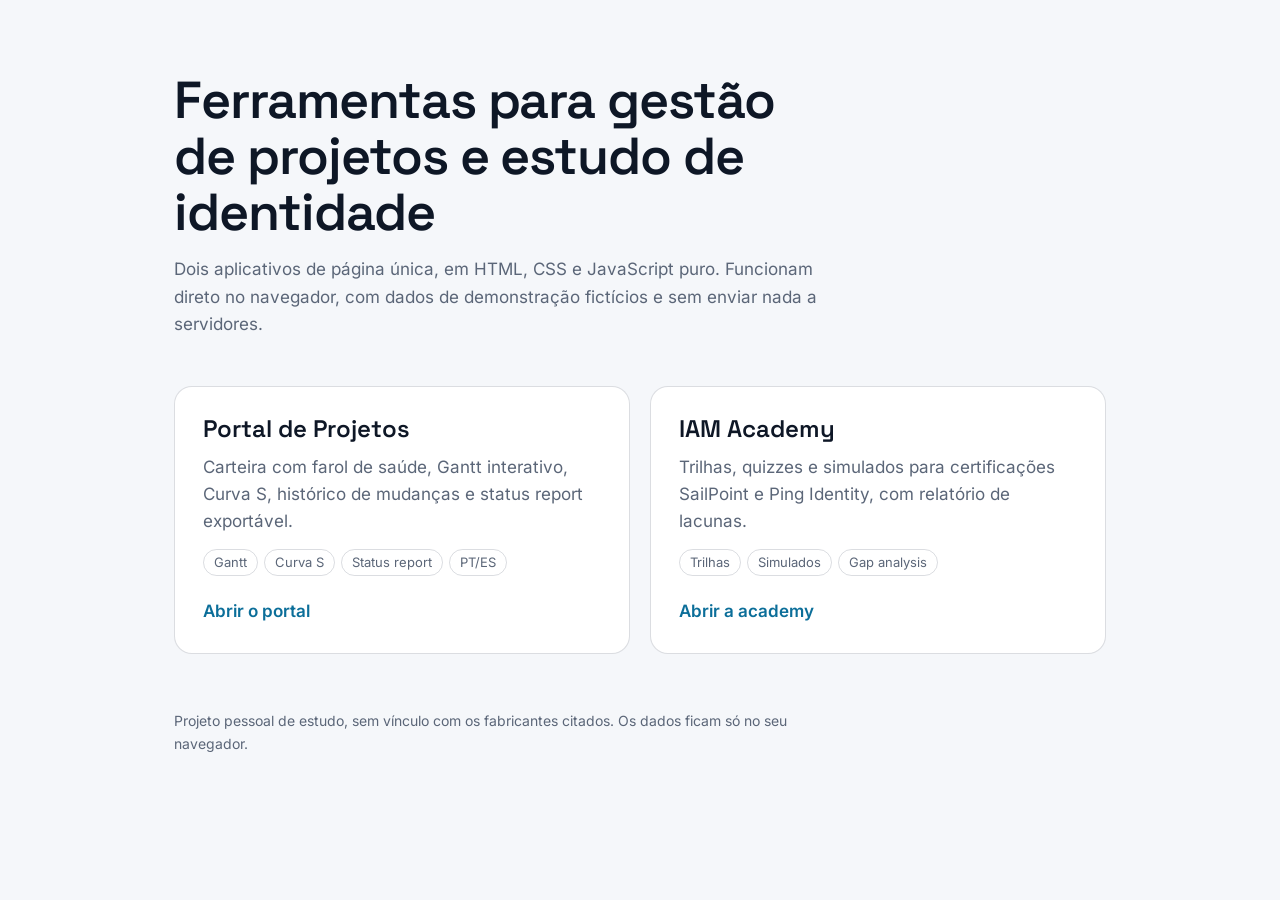
<file: index.html>
<!doctype html>
<html lang="pt-BR">
<head>
<meta charset="utf-8">
<meta name="viewport" content="width=device-width, initial-scale=1, viewport-fit=cover">
<title>Portfólio de projetos</title>
<link rel="icon" href="data:image/svg+xml,%3Csvg xmlns='http://www.w3.org/2000/svg' viewBox='0 0 64 64'%3E%3Crect width='64' height='64' rx='14' fill='%235EC8F2'/%3E%3Cpath d='M18 44V20h12a8 8 0 010 16H18' fill='none' stroke='%230E1726' stroke-width='5' stroke-linejoin='round'/%3E%3C/svg%3E">
<link rel="stylesheet" href="assets/fonts/fonts.css">
<style>
:root{
  --bg:#F5F7FA; --surface:#FFFFFF; --text:#0E1726; --muted:#5B6678; --line:rgba(91,102,120,.22);
  --accent:#5EC8F2; --accent-text:#0B6E99;
  color-scheme:light; box-sizing:border-box;
  padding-top:env(safe-area-inset-top,0px); padding-bottom:env(safe-area-inset-bottom,0px);
}
@media (prefers-color-scheme:dark){:root:not([data-theme="light"]){
  --bg:#0E1726; --surface:#1A2536; --text:#FFFFFF; --muted:#A3AEBF; --line:rgba(163,174,191,.22); --accent-text:#5EC8F2; color-scheme:dark;}}
:root[data-theme="dark"]{--bg:#0E1726; --surface:#1A2536; --text:#FFFFFF; --muted:#A3AEBF; --line:rgba(163,174,191,.22); --accent-text:#5EC8F2; color-scheme:dark}
*,*::before,*::after{box-sizing:inherit}
body{margin:0;background:var(--bg);color:var(--text);font:400 17px/1.6 "Inter",Arial,sans-serif}
main{max-width:980px;margin:0 auto;padding:72px 24px 64px}
h1{font:600 clamp(34px,5vw,52px)/1.08 "Space Grotesk","Inter",Arial,sans-serif;margin:0 0 16px;letter-spacing:-.02em;max-width:18ch}
.lead{color:var(--muted);max-width:60ch;margin:0 0 48px}
.grid{display:grid;grid-template-columns:repeat(auto-fit,minmax(280px,1fr));gap:20px}
a.card{display:flex;flex-direction:column;gap:10px;padding:28px;background:var(--surface);border:1px solid var(--line);border-radius:18px;color:inherit;text-decoration:none;transition:border-color .2s}
a.card:hover{border-color:var(--accent)}
a.card:focus-visible{outline:2px solid var(--accent);outline-offset:3px}
.card h2{font:600 24px/1.2 "Space Grotesk","Inter",Arial,sans-serif;margin:0}
.card p{margin:0;color:var(--muted)}
.card .go{margin-top:auto;padding-top:12px;color:var(--accent-text);font-weight:600}
.tags{display:flex;flex-wrap:wrap;gap:6px;margin-top:4px}
.tags span{font-size:13px;border:1px solid var(--line);border-radius:999px;padding:2px 10px;color:var(--muted)}
footer{margin-top:56px;color:var(--muted);font-size:14px;max-width:70ch}
footer a{color:var(--accent-text)}
@media (prefers-reduced-motion:reduce){a.card{transition:none}}
</style>
</head>
<body>
<main>
  <h1>Ferramentas para gestão de projetos e estudo de identidade</h1>
  <p class="lead">Dois aplicativos de página única, em HTML, CSS e JavaScript puro. Funcionam direto no navegador, com dados de demonstração fictícios e sem enviar nada a servidores.</p>
  <div class="grid">
    <a class="card" href="portal-projetos/">
      <h2>Portal de Projetos</h2>
      <p>Carteira com farol de saúde, Gantt interativo, Curva S, histórico de mudanças e status report exportável.</p>
      <div class="tags"><span>Gantt</span><span>Curva S</span><span>Status report</span><span>PT/ES</span></div>
      <span class="go">Abrir o portal</span>
    </a>
    <a class="card" href="iam-academy/">
      <h2>IAM Academy</h2>
      <p>Trilhas, quizzes e simulados para certificações SailPoint e Ping Identity, com relatório de lacunas.</p>
      <div class="tags"><span>Trilhas</span><span>Simulados</span><span>Gap analysis</span></div>
      <span class="go">Abrir a academy</span>
    </a>
  </div>
  <footer>Projeto pessoal de estudo, sem vínculo com os fabricantes citados. Os dados ficam só no seu navegador.</footer>
</main>
</body>
</html>
</file>
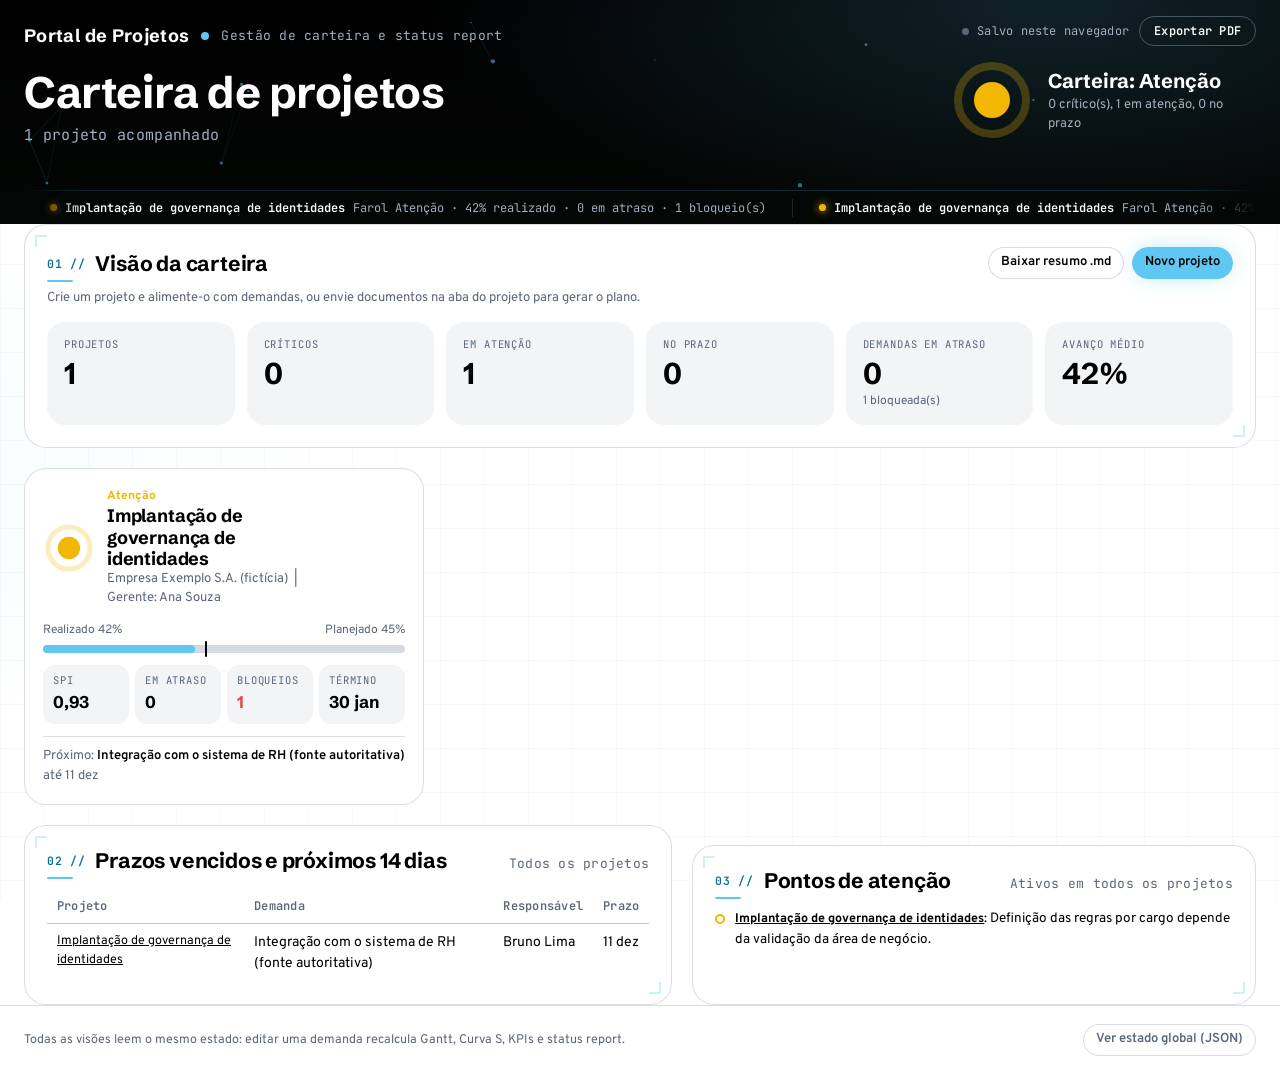
<file: portal-projetos/index.html>
<!doctype html>
<html lang="pt-BR">
<head>
<meta charset="utf-8">
<meta name="viewport" content="width=device-width, initial-scale=1, viewport-fit=cover">
<title>Portal de Projetos</title>
<link rel="stylesheet" href="../assets/fonts/fonts.css">
<style>
:root{
  --accent:#5EC8F2; --ink:#0E1726; --paper:#FFFFFF;
  --g900:#1A2536; --g600:#5B6678; --g300:#A3AEBF;
  --warn:#F2B705; --danger:#E5484D;
  --bg:#FFFFFF; --surface:#FFFFFF; --tint:rgba(163,174,191,.14); --tint-2:rgba(163,174,191,.26);
  --line:rgba(91,102,120,.22); --text:#000000; --muted:#5B6678; --bar-rest:rgba(163,174,191,.45);
  --focus:#000000;
  --font-title:'Schibsted Grotesk',Arial,sans-serif;
  --font-body:'Overpass',Arial,sans-serif;
  box-sizing:border-box;
  padding-top:env(safe-area-inset-top,0px); padding-bottom:env(safe-area-inset-bottom,0px);
}
@media (prefers-color-scheme:dark){
  :root:not([data-theme="light"]){
    --bg:#0E1726; --surface:#1A2536; --tint:rgba(163,174,191,.08); --tint-2:rgba(163,174,191,.18);
    --line:rgba(163,174,191,.22); --text:#FFFFFF; --muted:#A3AEBF; --bar-rest:rgba(163,174,191,.28); --focus:#5EC8F2;
  }
}
:root[data-theme="dark"]{
  --bg:#0E1726; --surface:#1A2536; --tint:rgba(163,174,191,.08); --tint-2:rgba(163,174,191,.18);
  --line:rgba(163,174,191,.22); --text:#FFFFFF; --muted:#A3AEBF; --bar-rest:rgba(163,174,191,.28); --focus:#5EC8F2;
}
html{scroll-padding-top:env(safe-area-inset-top,0px)}
*,*::before,*::after{box-sizing:inherit}
body{margin:0;background:var(--bg);color:var(--text);font-family:var(--font-body);font-size:15px;line-height:1.5;-webkit-font-smoothing:antialiased}
h1,h2,h3,h4{font-family:var(--font-title);margin:0;line-height:1.15;letter-spacing:-.01em}
button,input,select,textarea{font:inherit;color:inherit}
:focus-visible{outline:2px solid var(--focus);outline-offset:2px}
img{max-width:100%}
.wrap{max-width:1360px;margin:0 auto;padding:0 24px}

/* ---------- Topbar ---------- */
.topbar{background:#0E1726;color:#fff;position:relative;overflow:hidden}
.topbar .rings{position:absolute;right:-120px;top:-150px;width:520px;height:520px;pointer-events:none;opacity:.9}
.topbar-inner{position:relative;display:grid;grid-template-columns:1fr auto;gap:24px;align-items:end;padding-top:22px}
.brandline{display:flex;align-items:center;gap:12px;font-size:13px;color:var(--g300)}
.brandline b{font-family:var(--font-title);font-size:18px;color:#fff;letter-spacing:.02em}
.brandline .dot{width:8px;height:8px;border-radius:50%;background:var(--accent)}
.proj-title{font-size:clamp(26px,3.6vw,44px);font-weight:700;margin-top:18px;max-width:22ch}
.proj-client{color:var(--g300);margin-top:6px;font-size:15px}
.health{display:flex;align-items:center;gap:14px;padding-bottom:4px}
.health svg{width:84px;height:84px;flex:none}
.health .h-label{font-family:var(--font-title);font-size:20px;font-weight:700}
.health .h-sub{font-size:13px;color:var(--g300);max-width:26ch}
.tabs{display:flex;gap:4px;margin-top:22px;position:relative}
.tab{background:none;border:0;color:var(--g300);padding:12px 18px 14px;cursor:pointer;font-family:var(--font-title);font-weight:600;font-size:15px;border-radius:14px 14px 0 0}
.tab[aria-selected="true"]{background:var(--bg);color:var(--text)}
.tab:hover:not([aria-selected="true"]){color:#fff}
.top-actions{position:absolute;right:24px;top:16px;display:flex;align-items:center;gap:10px;z-index:2;flex-wrap:wrap;justify-content:flex-end}
.sync{font-size:12px;color:var(--g300);display:flex;align-items:center;gap:8px}
.lang-sw{display:inline-flex;border:1px solid rgba(163,174,191,.4);border-radius:999px;padding:2px}
.lang-sw button{background:none;border:0;color:var(--g300);font-size:12px;font-weight:700;padding:4px 10px;border-radius:999px;cursor:pointer}
.lang-sw button[aria-pressed="true"]{background:var(--accent);color:#000}
.top-btn{background:none;border:1px solid rgba(163,174,191,.4);color:#fff;border-radius:999px;padding:5px 14px;font-size:12px;font-weight:600;cursor:pointer}
.top-btn:hover{border-color:#fff}
.top-btn:disabled{opacity:.5;cursor:wait}
html[lang="es"] .g-today::before{content:"hoy"}
.sync i{width:7px;height:7px;border-radius:50%;background:var(--g600);display:inline-block}
.sync.ok i{background:var(--accent)} .sync.busy i{background:var(--warn)}

/* ---------- Layout ---------- */
main{padding:28px 0 64px}
.panel{background:var(--surface);border:1px solid var(--line);border-radius:22px;padding:22px}
.panel + .panel,.row + .panel,.panel + .row,.row + .row{margin-top:20px}
.row{display:grid;gap:20px}
.row.two{grid-template-columns:minmax(0,1.15fr) minmax(0,1fr)}
.row.tab2{grid-template-columns:minmax(0,1fr) minmax(0,1.05fr);align-items:start}
.p-head{display:flex;align-items:baseline;justify-content:space-between;gap:12px;flex-wrap:wrap;margin-bottom:16px}
.p-head h2{font-size:21px;font-weight:700}
.p-head p{margin:0;color:var(--muted);font-size:13px}
.muted{color:var(--muted)}
.small{font-size:13px}
[hidden]{display:none!important}

/* ---------- Form bits ---------- */
.btn{display:inline-flex;align-items:center;gap:8px;border-radius:999px;border:1px solid var(--line);background:var(--surface);padding:8px 16px;cursor:pointer;font-weight:600;font-size:14px;white-space:nowrap}
.btn:hover{border-color:var(--text)}
.btn.primary{background:var(--accent);border-color:var(--accent);color:#000}
.btn.primary:hover{filter:brightness(.95)}
.btn.dark{background:var(--text);color:var(--bg);border-color:var(--text)}
.btn:disabled{opacity:.5;cursor:not-allowed}
.btn.sm{padding:5px 12px;font-size:13px}
.icon-btn{border:0;background:none;cursor:pointer;color:var(--muted);width:30px;height:30px;border-radius:50%;display:inline-grid;place-items:center}
.icon-btn:hover{background:var(--tint-2);color:var(--text)}
.field{display:flex;flex-direction:column;gap:4px;font-size:12px;color:var(--muted)}
.ctl{border:1px solid var(--line);background:var(--surface);border-radius:12px;padding:7px 10px;font-size:14px;min-width:0;color:var(--text)}
select.ctl{padding-right:28px}
.cell{border:1px solid transparent;background:transparent;border-radius:10px;padding:6px 8px;width:100%;min-width:0;font-size:14px;color:var(--text)}
.cell:hover{border-color:var(--line)}
.cell:focus{border-color:var(--text);background:var(--surface);outline:none}
input[type=date].cell{min-width:132px}
.chips{display:flex;gap:6px;flex-wrap:wrap}
.chip{border:1px solid var(--line);border-radius:999px;padding:5px 12px;background:none;cursor:pointer;font-size:13px;display:inline-flex;gap:8px;align-items:center}
.chip b{font-weight:700}
.chip[aria-pressed="true"]{background:var(--text);color:var(--bg);border-color:var(--text)}
.filters{display:flex;gap:10px;flex-wrap:wrap;align-items:flex-end;margin-bottom:14px}
.filters .ctl{min-width:150px}
.check{display:inline-flex;gap:8px;align-items:center;font-size:13px;cursor:pointer}
.check input{accent-color:var(--accent);width:16px;height:16px}

/* ---------- Avatar (semicírculo) ---------- */
.av{width:34px;height:19px;border-radius:17px 17px 0 0;background:var(--accent);color:#000;display:inline-grid;place-items:end center;font-size:9.5px;font-weight:700;padding-bottom:1px;flex:none;letter-spacing:.02em}
.av.alt1{background:var(--text);color:var(--bg)} .av.alt2{background:var(--g300);color:#000} .av.alt3{background:var(--g600);color:#fff}
.who{display:flex;align-items:flex-end;gap:6px}

/* ---------- Project info ---------- */
.info-grid{display:grid;grid-template-columns:repeat(2,minmax(0,1fr));gap:10px 16px}
.info-grid .full{grid-column:1/-1}
.info-grid textarea.cell{resize:vertical;min-height:64px;line-height:1.45}
.metrics{margin-top:18px;border-top:1px solid var(--line);padding-top:14px}
.metrics h3{font-size:15px;margin-bottom:8px}
.m-row{display:grid;grid-template-columns:minmax(0,1.6fr) minmax(0,.8fr) minmax(0,.8fr) 30px;gap:6px;align-items:center}
.m-row.head{font-size:12px;color:var(--muted);padding:0 8px}

/* ---------- KPIs ---------- */
.kpis{display:grid;grid-template-columns:repeat(3,minmax(0,1fr));gap:12px}
.kpi{background:var(--tint);border-radius:18px;padding:14px 16px;position:relative;overflow:hidden}
.kpi .v{font-family:var(--font-title);font-size:30px;font-weight:700;line-height:1.1;margin-top:4px}
.kpi .l{font-size:13px;color:var(--muted)}
.kpi .s{font-size:12px;color:var(--muted);margin-top:2px}
.kpi.alert .v{color:var(--danger)}
.reasons{margin:16px 0 0;padding:0;list-style:none;display:grid;gap:6px;font-size:13.5px}
.reasons li{display:flex;gap:10px;align-items:flex-start}
.reasons li::before{content:"";width:10px;height:10px;border-radius:50%;border:2px solid currentColor;margin-top:5px;flex:none;color:var(--muted)}
.reasons li.r2::before{color:var(--danger)} .reasons li.r1::before{color:var(--warn)} .reasons li.r0::before{color:var(--accent)}

/* ---------- Status narrative ---------- */
.narr{display:grid;grid-template-columns:repeat(3,minmax(0,1fr));gap:14px}
.narr section{border-radius:18px;padding:16px;background:var(--tint)}
.narr h3{font-size:16px;display:flex;align-items:center;gap:8px;margin-bottom:8px}
.narr h3 .n{font-size:13px;font-family:var(--font-body);color:var(--muted);font-weight:500}
.narr ul{margin:0;padding-left:18px;display:grid;gap:5px;font-size:14px}
.narr p{margin:0 0 8px;font-size:14px}
.tagdot{width:10px;height:10px;border-radius:50%;display:inline-block;flex:none}

/* ---------- Roadmap ---------- */
.roadmap{display:flex;gap:0;overflow-x:auto;padding:4px 2px 8px}
.phase{flex:1 0 150px;display:flex;flex-direction:column;align-items:center;text-align:center;position:relative;padding:0 8px}
.phase::before{content:"";position:absolute;top:38px;left:0;right:0;height:2px;background:var(--line);z-index:0}
.phase:first-child::before{left:50%} .phase:last-child::before{right:50%}
.phase svg{width:78px;height:78px;position:relative;z-index:1;background:var(--surface);border-radius:50%}
.phase h4{font-size:15px;margin-top:8px}
.phase .d{font-size:12px;color:var(--muted)}

/* ---------- Table ---------- */
.tbl-wrap{overflow-x:auto;border:1px solid var(--line);border-radius:18px}
table.dem{width:100%;border-collapse:collapse;min-width:0;table-layout:fixed}
/* Tabela de demandas ajustada à largura do quadro, sem rolagem horizontal */
.dem th:nth-child(1){width:26%}.dem th:nth-child(2){width:14%}.dem th:nth-child(3){width:10%}.dem th:nth-child(4){width:10%}.dem th:nth-child(5){width:10%}.dem th:nth-child(6){width:11%}.dem th:nth-child(7){width:12%}.dem th:nth-child(8){width:7%}
.dem td,.dem td.td-title{min-width:0!important;width:auto}
.dem th{white-space:normal}
.dem .cell{padding:6px 5px}
.dem input[type=date].cell{min-width:0;width:100%;padding:6px 2px;font-size:12.5px}
.dem .st{width:100%;padding-right:20px;font-size:12px}
.dem .prog{gap:5px}.dem .prog input{width:50px;flex:none;-moz-appearance:textfield}.dem .bar{min-width:20px}
.dem input[type=number]::-webkit-inner-spin-button,.dem input[type=number]::-webkit-outer-spin-button{-webkit-appearance:none;margin:0}
@media (max-width:1250px){.dem .prog .bar{display:none}.dem .st{font-size:11px;padding-left:8px;padding-right:16px}.dem input[type=date].cell{font-size:11.5px}.dem .who .av{display:none}.dem th:nth-child(1){width:25%}.dem th:nth-child(7){width:9%}.dem th:nth-child(6){width:12%}.dem th:nth-child(2){width:15%}}
.dem .who{gap:4px}.dem .who .av{width:28px;height:16px;font-size:8.5px}
.dem .peso{padding-left:2px}.dem .peso input{width:44px}
.blk-since .blk-date{width:100%!important}
.dem td.td-act{width:auto}
.td-act .add-kid,.td-act .cmt-btn{padding:3px 6px;font-size:11px;white-space:nowrap}
.tbl-wrap{overflow-x:hidden}
@media (max-width:900px){.tbl-wrap{overflow-x:auto}table.dem{min-width:900px}}
.dem td.td-title{min-width:380px;width:36%}
.title-wrap{display:flex;align-items:flex-start;gap:4px}
.title-wrap .title-cell{flex:1}
.tog{border:0;background:none;cursor:pointer;color:var(--text);font-size:14px;width:24px;height:30px;flex:none;border-radius:8px}
.tog:hover{background:var(--tint-2)}
.kid-mark{color:var(--muted);font-size:14px;padding:6px 2px 0 22px;flex:none}
.dem tr.kid td{background:var(--tint)}
.dem tr.mom .title-cell{font-weight:700}
.prog-ro{font-weight:700;min-width:62px;padding:6px 8px}
.peso{display:flex;align-items:center;gap:4px;font-size:12px;color:var(--muted);margin-top:4px;padding-left:8px}
.peso input{width:58px;padding:3px 6px}
.dem td.td-act{white-space:nowrap;width:1%}
.td-act .add-kid,.td-act .icon-btn,.td-act .cmt-btn{display:flex;margin:2px 0 2px auto}
.cmt-btn{padding:3px 9px;font-size:12px}
.cmt-btn.has-block{border-color:var(--danger);color:var(--danger)}
.dlg-cmt{width:min(640px,94vw)}
.dlg-cmt h3{font-size:18px;margin:2px 0}
.cmt-list{list-style:none;margin:0;padding:0;display:grid;gap:10px}
.cmt{border:1px solid var(--line);border-radius:14px;padding:10px 12px;position:relative}
.cmt.bloqueio{border-color:var(--danger)}
.cmt-top{display:flex;gap:10px;align-items:center;font-size:12px;color:var(--muted);flex-wrap:wrap}
.cmt-top .icon-btn{margin-left:auto;width:26px;height:26px}
.cmt.andamento .cmt-tag{border-color:var(--accent)}
.cmt.bloqueio .cmt-tag{border-color:var(--danger);color:var(--danger)}
.cmt p{margin:6px 0 0;font-size:14px;word-break:break-word}
.cmt-form{padding:14px 20px;border-top:1px solid var(--line);display:grid;gap:10px}
.cmt-row{display:flex;gap:10px;align-items:flex-end;flex-wrap:wrap}
.sr-only{position:absolute;width:1px;height:1px;overflow:hidden;clip:rect(0 0 0 0);white-space:nowrap}
.cmt-attach{display:flex;flex-wrap:wrap;gap:8px;align-items:center}
.att-pick{position:relative;cursor:pointer}
.att-pending{list-style:none;margin:0;padding:0;display:flex;flex-wrap:wrap;gap:6px;width:100%}
.att-pending li{display:flex;align-items:center;gap:6px;background:var(--tint);border-radius:999px;padding:2px 4px 2px 10px;font-size:12px}
.att-pending .icon-btn{width:22px;height:22px}
.att-list{list-style:none;margin:8px 0 0;padding:0;display:flex;flex-wrap:wrap;gap:8px}
.att-list li{display:flex;flex-direction:column;gap:4px;max-width:220px}
.att-list img{max-width:220px;max-height:130px;border-radius:10px;object-fit:cover;border:1px solid var(--line)}
.att{display:flex;gap:6px;align-items:center;border:1px solid var(--line);background:var(--surface);border-radius:999px;padding:4px 10px;font-size:12px;cursor:pointer;color:var(--text);max-width:220px}
.att span{overflow:hidden;text-overflow:ellipsis;white-space:nowrap}
.att small{color:var(--muted);flex:none}
.att:hover{border-color:var(--text)}
.add-kid{padding:3px 9px;font-size:12px;margin-right:2px}
.cell:disabled,.st:disabled{opacity:.85;cursor:not-allowed}
.g-bar.parent{top:15px;height:12px;background:var(--text);cursor:default}
.g-bar.parent .fill{background:var(--accent)}
.g-bar.parent .txt{display:none}
.g-lab.kid{padding-left:4px}
.g-lab.kid .kid-mark{padding:0 2px 0 6px}
.g-lab.mom span{font-weight:700}
.title-cell{resize:none;overflow:hidden;line-height:1.4;white-space:pre-wrap;word-break:break-word;display:block;min-height:34px;font-weight:600}
.dem th{font-size:12px;color:var(--muted);font-weight:600;text-align:left;padding:10px 10px;border-bottom:1px solid var(--line);background:var(--tint);white-space:nowrap}
.dem th button{background:none;border:0;padding:0;cursor:pointer;color:inherit;font-weight:inherit;display:inline-flex;gap:4px;align-items:center}
.dem td{padding:4px 4px;border-bottom:1px solid var(--line);vertical-align:middle}
.dem tr:last-child td{border-bottom:0}
.dem tr.flash td{animation:flash 1.4s ease}
@keyframes flash{0%{background:rgba(94,200,242,.28)}100%{background:transparent}}
.st{border-radius:999px;border:1px solid var(--line);padding:5px 26px 5px 12px;font-size:13px;font-weight:600;background:var(--surface);color:var(--text);cursor:pointer}
.st.done{background:var(--accent);border-color:var(--accent);color:#000}
.st.doing{background:var(--text);border-color:var(--text);color:var(--bg)}
.st.backlog{background:transparent;border-style:dashed}
.st.blocked{background:transparent;border-color:var(--danger);color:var(--danger)}
.prog{display:flex;align-items:center;gap:8px}
.prog input{width:62px}
.bar{height:6px;border-radius:6px;background:var(--bar-rest);flex:1;min-width:50px;overflow:hidden}
.bar i{display:block;height:100%;background:var(--accent);border-radius:6px}
.late{font-size:11px;color:var(--danger);font-weight:700;padding-left:8px;white-space:nowrap}
.empty{padding:28px;text-align:center;color:var(--muted)}

/* ---------- Gantt ---------- */
.gantt{display:grid;grid-template-columns:240px minmax(0,1fr);border:1px solid var(--line);border-radius:18px;overflow:hidden}
.g-labels{border-right:1px solid var(--line);background:var(--surface)}
.g-hd{height:48px;border-bottom:1px solid var(--line);background:var(--tint);display:flex;align-items:flex-end;padding:0 12px 8px;font-size:12px;color:var(--muted)}
.g-lab{height:42px;display:flex;align-items:center;gap:8px;padding:0 12px;border-bottom:1px solid var(--line);font-size:13.5px;overflow:hidden}
.g-lab span{white-space:nowrap;overflow:hidden;text-overflow:ellipsis}
.g-scroll{overflow-x:auto;position:relative}
.g-canvas{position:relative}
.g-months{height:48px;position:relative;border-bottom:1px solid var(--line);background:var(--tint)}
.g-month{position:absolute;top:0;bottom:0;border-left:1px solid var(--line);font-size:12px;padding:8px 8px 0;color:var(--muted);white-space:nowrap;text-transform:lowercase}
.g-week{position:absolute;bottom:0;font-size:10.5px;color:var(--muted);transform:translateX(-50%);padding-bottom:6px}
.g-rows{position:relative}
.g-grid{pointer-events:none;position:absolute;top:0;bottom:0;width:1px;background:var(--line);opacity:.6}
.g-today{position:absolute;top:0;bottom:0;width:2px;pointer-events:none;background:var(--accent);z-index:3}
.g-today::before{content:"hoje";position:absolute;top:-2px;left:6px;font-size:11px;font-weight:700;color:var(--text);background:var(--accent);border-radius:8px;padding:0 6px}
.g-row{height:42px;position:relative;border-bottom:1px solid var(--line)}
.g-bar{position:absolute;top:9px;height:24px;border-radius:12px;background:var(--bar-rest);cursor:grab;touch-action:none;display:flex;align-items:center;overflow:visible;z-index:2;user-select:none}
.g-bar:active{cursor:grabbing}
.g-bar .fill{position:absolute;left:0;top:0;bottom:0;background:var(--accent);border-radius:12px}
.g-bar .txt{position:relative;font-size:11.5px;font-weight:700;padding:0 10px;white-space:nowrap;color:#000;pointer-events:none}
.g-bar.backlog{background:transparent;border:1.5px dashed var(--g600)}
.g-bar.backlog .txt{color:var(--text)}
.g-bar.blocked{background:repeating-linear-gradient(135deg,rgba(229,72,77,.22) 0 6px,transparent 6px 12px);border:1.5px solid var(--danger)}
.g-bar.doing .txt{color:var(--text)}
.g-bar .out{position:absolute;left:100%;margin-left:8px;font-size:11.5px;color:var(--muted);white-space:nowrap;pointer-events:none}
.g-bar .h{position:absolute;top:0;bottom:0;width:10px;cursor:ew-resize;z-index:2}
.g-bar .h.l{left:-3px} .g-bar .h.r{right:-3px}
.g-bar:hover .h::after,.g-bar:focus-visible .h::after{content:"";position:absolute;top:6px;bottom:6px;left:4px;width:2px;border-radius:2px;background:var(--text)}
.g-bar.late::after{content:"";position:absolute;right:-5px;top:-3px;width:10px;height:10px;border-radius:50%;background:var(--danger);border:2px solid var(--surface)}
.g-tip{position:fixed;z-index:50;background:#000;color:#fff;font-size:12px;padding:6px 10px;border-radius:10px;pointer-events:none;white-space:nowrap}
.legend{display:flex;gap:16px;flex-wrap:wrap;font-size:12px;color:var(--muted);margin-top:12px}
.legend span{display:inline-flex;align-items:center;gap:6px}
.legend i{width:22px;height:10px;border-radius:6px;display:inline-block}

/* ---------- S curve ---------- */
.scurve-wrap{display:grid;grid-template-columns:minmax(0,1fr) 220px;gap:20px;align-items:stretch}
.scurve{position:relative}
.scurve svg{width:100%;height:auto;display:block}
.sc-side{display:flex;flex-direction:column;gap:10px}
.sc-tip{position:absolute;pointer-events:none;background:#000;color:#fff;border-radius:12px;padding:8px 12px;font-size:12px;white-space:nowrap;transform:translate(-50%,-110%)}

/* ---------- Tab 2 ---------- */
.drop{border:1.5px dashed var(--g600);border-radius:18px;padding:18px;text-align:center;display:block;cursor:pointer;background:var(--tint)}
.drop.over{border-color:var(--accent);background:rgba(94,200,242,.1)}
.drop strong{font-family:var(--font-title);font-size:16px;display:block}
.drop input{position:absolute;width:1px;height:1px;opacity:0}
textarea.ctl{width:100%;min-height:120px;resize:vertical;line-height:1.45}
.queue{list-style:none;margin:10px 0 0;padding:0;display:grid;gap:6px}
.queue li{display:flex;align-items:center;gap:10px;background:var(--tint);border-radius:12px;padding:6px 6px 6px 12px;font-size:13px}
.queue li span{flex:1;overflow:hidden;text-overflow:ellipsis;white-space:nowrap}
.ing-actions{display:flex;gap:10px;align-items:center;flex-wrap:wrap;margin-top:12px}
.ing-status{font-size:13px;color:var(--muted)}
.review{margin-top:16px;border:1px solid var(--text);border-radius:18px;padding:16px}
.review h3{font-size:16px;margin-bottom:4px}
.review h4{font-size:13px;color:var(--muted);font-family:var(--font-body);font-weight:600;margin:14px 0 6px}
.rv-item{display:flex;gap:10px;align-items:flex-start;padding:6px 0;font-size:14px}
.rv-item input{margin-top:4px;accent-color:var(--accent);width:16px;height:16px;flex:none}
.rv-item small{display:block;color:var(--muted);font-size:12.5px}

.timeline{list-style:none;margin:0;padding:0;position:relative}
.timeline::before{content:"";position:absolute;left:7px;top:6px;bottom:6px;width:2px;background:var(--line)}
.tl{position:relative;padding:0 0 18px 30px}
.tl::before{content:"";position:absolute;left:0;top:4px;width:16px;height:16px;border-radius:50%;border:2px solid var(--text);background:var(--surface);box-shadow:0 0 0 3px var(--surface)}
.tl.sistema::before{border-color:var(--g300);width:12px;height:12px;left:2px;top:6px}
.tl.ata::before,.tl.relatorio::before,.tl.contrato::before{border-color:var(--accent);background:radial-gradient(circle,var(--accent) 0 3px,var(--surface) 3.5px)}
.tl-top{display:flex;gap:8px;align-items:center;flex-wrap:wrap;font-size:12.5px;color:var(--muted)}
.pill{border-radius:999px;border:1px solid var(--line);padding:1px 9px;font-size:11.5px;font-weight:600;color:var(--text)}
.tl h4{font-size:15.5px;margin:4px 0 2px}
.tl p{margin:0;font-size:14px}
.tl ul{margin:6px 0 0;padding-left:18px;font-size:13.5px;color:var(--muted)}
.tl .icon-btn{position:absolute;right:0;top:0;opacity:0}
.tl:hover .icon-btn,.tl .icon-btn:focus-visible{opacity:1}
.tl-sys p{font-size:13px;color:var(--muted)}

.report{position:sticky;top:16px}
.rp-head{border-radius:18px;background:#000;color:#fff;padding:18px 20px;position:relative;overflow:hidden}
.rp-head h3{font-size:22px;font-weight:700;max-width:24ch}
.rp-head .meta{font-size:13px;color:var(--g300);margin-top:6px}
.rp-head svg.rings{position:absolute;right:-60px;top:-60px;width:220px;height:220px;opacity:.8}
.rp-head .farol{display:inline-flex;align-items:center;gap:8px;margin-top:12px;font-weight:700;font-size:14px;position:relative}
.rp-mod{margin-top:14px;border:1px solid var(--line);border-radius:18px;padding:14px 16px}
.rp-mod-h{display:flex;align-items:center;justify-content:space-between;gap:10px;margin-bottom:6px}
.rp-mod-h h4{font-size:16px}
.rp-edit{outline:none;font-size:14px;border-radius:10px;padding:4px 6px;margin:0 -6px}
.rp-edit:focus{background:var(--tint)}
.rp-edit ul{margin:0;padding-left:18px;display:grid;gap:4px}
.rp-edit p{margin:0}
.badge{font-size:11.5px;border-radius:999px;padding:2px 9px;background:var(--tint-2);color:var(--muted);font-weight:600}
.badge.edited{background:var(--warn);color:#000}
.linkbtn{background:none;border:0;padding:0;color:var(--text);text-decoration:underline;cursor:pointer;font-size:12.5px}

dialog{border:1px solid var(--line);border-radius:22px;padding:0;background:var(--surface);color:var(--text);width:min(760px,92vw);max-height:84vh}
dialog::backdrop{background:rgba(0,0,0,.55)}
.dlg-h{display:flex;justify-content:space-between;align-items:center;padding:16px 20px;border-bottom:1px solid var(--line)}
.dlg-b{padding:16px 20px;overflow:auto;max-height:60vh}
.dlg-b pre{margin:0;font-size:12px;line-height:1.5;white-space:pre-wrap;word-break:break-word}
.dlg-f{padding:12px 20px;border-top:1px solid var(--line);display:flex;gap:10px;justify-content:space-between;flex-wrap:wrap}
footer.foot{border-top:1px solid var(--line);padding:18px 0;font-size:12.5px;color:var(--muted)}
footer.foot .wrap{display:flex;justify-content:space-between;gap:12px;flex-wrap:wrap;align-items:center}
.toast{position:fixed;left:50%;bottom:calc(20px + env(safe-area-inset-bottom,0px));transform:translateX(-50%);background:#000;color:#fff;border-radius:999px;padding:10px 18px;font-size:14px;z-index:60;display:flex;gap:10px;align-items:center}
.toast i{width:8px;height:8px;border-radius:50%;background:var(--accent)}

/* ---------- Carteira ---------- */
.topbar:has(#proj-tabs[hidden]) .topbar-inner{padding-bottom:28px}
.pcard .cli{white-space:pre-wrap}
.crumbs{display:flex;align-items:center;gap:10px;margin-bottom:14px;flex-wrap:wrap}
.crumbs:empty{display:none}
.crumb-back{background:none;border:1px solid rgba(163,174,191,.4);color:#fff;border-radius:999px;padding:5px 14px;font-size:13px;cursor:pointer}
.crumb-back:hover{border-color:#fff}
.crumb-sel{background:#1A2536;color:#fff;border:1px solid rgba(163,174,191,.4);border-radius:999px;padding:5px 30px 5px 12px;font-size:13px;max-width:320px}
.pf-kpis{display:grid;grid-template-columns:repeat(6,minmax(0,1fr));gap:12px}
.pf-head{display:flex;justify-content:space-between;align-items:center;gap:12px;flex-wrap:wrap;margin-bottom:16px}
.pf-head h2{font-size:21px;font-weight:700}
.pf-grid{display:grid;grid-template-columns:repeat(auto-fill,minmax(320px,1fr));gap:16px}
.pcard{box-sizing:border-box;cursor:pointer;display:flex;flex-direction:column;gap:12px;background:var(--surface);border:1px solid var(--line);border-radius:22px;padding:18px;position:relative;overflow:hidden}
.pcard:hover{border-color:var(--text)}
.pcard:focus-within{border-color:var(--text)}
.pcard.armed{border-color:var(--danger)}
.pcard-title{all:unset;cursor:pointer;font:inherit}
.pcard-title:focus-visible{outline:2px solid var(--focus);outline-offset:3px;border-radius:6px}
.pcard-del{position:absolute;top:14px;right:14px;border:1px solid var(--line);background:var(--surface);color:var(--muted);border-radius:999px;padding:3px 11px;font-size:12px;font-weight:600;cursor:pointer;opacity:0;transition:opacity .15s}
.pcard:hover .pcard-del,.pcard:focus-within .pcard-del,.pcard-del.on{opacity:1}
.pcard-del:hover{border-color:var(--danger);color:var(--danger)}
.pcard-del.on{background:var(--danger);border-color:var(--danger);color:#fff}
.pcard-warn{font-size:13px;color:var(--danger);background:rgba(229,72,77,.08);border-radius:12px;padding:8px 10px}
@media (hover:none){.pcard-del{opacity:1}}
.pcard .top{display:flex;gap:12px;align-items:center;padding-right:70px}
.pcard .top svg{flex:none}
.pcard h3{font-size:18px;font-weight:700;line-height:1.2}
.pcard .cli{font-size:13px;color:var(--muted)}
.pcard .flabel{font-size:12px;font-weight:700}
.pbar{position:relative;height:8px;border-radius:8px;background:var(--bar-rest)}
.pbar i{position:absolute;left:0;top:0;bottom:0;border-radius:8px;background:var(--accent)}
.pbar b{position:absolute;top:-4px;bottom:-4px;width:2px;background:var(--text);border-radius:2px}
.pstats{display:grid;grid-template-columns:repeat(4,minmax(0,1fr));gap:6px}
.pstats div{background:var(--tint);border-radius:12px;padding:8px 10px}
.pstats small{display:block;font-size:11px;color:var(--muted)}
.pstats strong{font-family:var(--font-title);font-size:17px}
.pstats .alert strong{color:var(--danger)}
.pnext{font-size:13px;color:var(--muted);border-top:1px solid var(--line);padding-top:10px}
.pnext b{color:var(--text);font-weight:600}
.newform{display:flex;gap:10px;flex-wrap:wrap;align-items:flex-end;background:var(--tint);border-radius:18px;padding:14px;margin-bottom:16px}
.pf-table{width:100%;border-collapse:collapse;font-size:14px}
.pf-table th{text-align:left;font-size:12px;color:var(--muted);font-weight:600;padding:8px 10px;border-bottom:1px solid var(--line)}
.pf-table td{padding:8px 10px;border-bottom:1px solid var(--line);vertical-align:top}
.pf-table tr:last-child td{border-bottom:0}
.pf-table .linkbtn{text-align:left}
.danger-zone{margin-top:16px;padding-top:12px;border-top:1px solid var(--line);display:flex;justify-content:flex-end}
@media (max-width:1080px){.pf-kpis{grid-template-columns:repeat(3,minmax(0,1fr))}}
@media (max-width:1080px){
  .row.two,.row.tab2{grid-template-columns:1fr}
  .report{position:static}
  .scurve-wrap{grid-template-columns:1fr}
  .sc-side{flex-direction:row;flex-wrap:wrap}
  .sc-side .kpi{flex:1 1 140px}
}
@media (max-width:720px){
  .wrap{padding:0 16px}
  .topbar-inner{grid-template-columns:1fr}
  .kpis{grid-template-columns:repeat(2,minmax(0,1fr))}
  .narr{grid-template-columns:1fr}
  .info-grid{grid-template-columns:1fr}
  .gantt{grid-template-columns:150px minmax(0,1fr)}
  .top-actions{position:static;justify-content:flex-start;margin-bottom:10px}
  .panel{padding:16px;border-radius:18px}
}
@media (prefers-reduced-motion:reduce){*{animation:none!important;transition:none!important}}
@media print{
  .topbar,.no-print,#tab-overview,.ing-col,footer.foot{display:none!important}
  #tab-history{display:block!important}
  .row.tab2{grid-template-columns:1fr}
  .report{position:static}
  body{background:#fff;color:#000}
}
/* =================== Visual tecnológico =================== */
:root{--grid:rgba(91,102,120,.07);--glow:rgba(94,200,242,.35);--accent-text:#0B6E99;--font-mono:'JetBrains Mono',ui-monospace,SFMono-Regular,Menlo,Consolas,monospace}
@media (prefers-color-scheme:dark){:root:not([data-theme="light"]){--grid:rgba(94,200,242,.055);--accent-text:#5EC8F2}}
:root[data-theme="dark"]{--grid:rgba(94,200,242,.055);--accent-text:#5EC8F2}
body{background:radial-gradient(1100px 520px at 92% -6%,rgba(94,200,242,.10),transparent 60%),radial-gradient(800px 420px at -10% 45%,rgba(94,200,242,.05),transparent 60%),var(--bg);background-attachment:fixed}
body::before{content:"";position:fixed;inset:0;pointer-events:none;z-index:0;background-image:linear-gradient(var(--grid) 1px,transparent 1px),linear-gradient(90deg,var(--grid) 1px,transparent 1px);background-size:44px 44px;-webkit-mask-image:radial-gradient(ellipse at 50% 0%,#000 25%,transparent 85%);mask-image:radial-gradient(ellipse at 50% 0%,#000 25%,transparent 85%);animation:gridDrift 40s linear infinite}
@keyframes gridDrift{to{background-position:44px 44px,44px 44px}}
main,footer.foot{position:relative;z-index:1}
/* Topo */
.topbar{z-index:2;background:radial-gradient(900px 320px at 82% 0%,rgba(94,200,242,.17),transparent 70%),linear-gradient(180deg,#000 0%,#040705 100%)}
.fx-net{position:absolute;inset:0;width:100%;height:100%;pointer-events:none;opacity:.6}
.topbar::after{content:"";position:absolute;left:0;right:0;top:0;height:2px;background:linear-gradient(90deg,transparent,var(--accent),transparent);pointer-events:none;opacity:0;animation:sweep 7s ease-in-out infinite}
@keyframes sweep{0%{transform:translateY(0);opacity:0}8%{opacity:.85}55%{transform:translateY(260px);opacity:.35}62%,100%{transform:translateY(260px);opacity:0}}
.topbar .rings{animation:spin 90s linear infinite;transform-origin:50% 50%}
.topbar .rings circle:nth-child(2n){stroke-dasharray:3 9}
@keyframes spin{to{transform:rotate(360deg)}}
.health svg circle,.pcard .top svg circle{transform-box:fill-box;transform-origin:center;animation:ripple 2.8s ease-out infinite}
.health svg circle:nth-child(2),.pcard .top svg circle:nth-child(2){animation-delay:.35s}
.health svg circle:nth-child(3),.pcard .top svg circle:nth-child(3){animation-delay:.7s}
.health svg circle:nth-child(4),.pcard .top svg circle:nth-child(4){animation:core 2.8s ease-in-out infinite}
@keyframes ripple{0%{transform:scale(.86);opacity:.25}45%{opacity:1}100%{transform:scale(1.05);opacity:.3}}
@keyframes core{50%{opacity:.75}}
.brandline .dot{animation:dotPulse 2s infinite}
@keyframes dotPulse{0%{box-shadow:0 0 0 0 rgba(94,200,242,.65)}70%{box-shadow:0 0 0 9px rgba(94,200,242,0)}100%{box-shadow:0 0 0 0 rgba(94,200,242,0)}}
.proj-title{background:linear-gradient(90deg,#fff 0%,#fff 42%,var(--accent) 50%,#fff 58%,#fff 100%);background-size:260% 100%;-webkit-background-clip:text;background-clip:text;color:transparent;-webkit-text-fill-color:transparent;animation:shine 8s linear infinite}
@keyframes shine{0%{background-position:110% 0}100%{background-position:-160% 0}}
.sync,.proj-client,.brandline span:last-child,.p-head p,.g-month,.g-week,.tl-top,.kpi .l,.pstats small,.dem th,.pf-table th,.legend,.crumb-back,.top-btn,.lang-sw button{font-family:var(--font-mono);letter-spacing:.02em}
.kpi .l,.pstats small{text-transform:uppercase;font-size:10.5px;letter-spacing:.08em}
.tab{position:relative}
.tab[aria-selected="true"]::before{content:"";position:absolute;left:16px;right:16px;top:0;height:2px;border-radius:2px;background:var(--accent);box-shadow:0 0 12px var(--accent)}
/* Ticker */
.ticker{position:relative;margin-top:16px;border-top:1px solid rgba(94,200,242,.18);overflow:hidden;height:34px;font-family:var(--font-mono);font-size:12px;color:var(--g300);-webkit-mask-image:linear-gradient(90deg,transparent,#000 5%,#000 95%,transparent);mask-image:linear-gradient(90deg,transparent,#000 5%,#000 95%,transparent)}
.ticker:empty{display:none}
.ticker-track{display:inline-flex;white-space:nowrap;align-items:center;height:100%;animation:tick var(--tk-dur,40s) linear infinite}
.ticker:hover .ticker-track{animation-play-state:paused}
.tk-item{display:inline-flex;align-items:center;gap:8px;padding:0 26px;border-right:1px solid rgba(163,174,191,.18)}
.tk-item b{color:#fff;font-weight:600}
.tk-dot{width:7px;height:7px;border-radius:50%;display:inline-block;flex:none}
.tk-dot.l0{background:var(--accent);box-shadow:0 0 8px var(--accent)}
.tk-dot.l1{background:var(--warn);box-shadow:0 0 8px var(--warn)}
.tk-dot.l2{background:var(--danger);box-shadow:0 0 8px var(--danger);animation:blink 1.4s steps(2,end) infinite}
@keyframes blink{50%{opacity:.35}}
@keyframes tick{to{transform:translateX(-50%)}}
/* Painéis */
main{counter-reset:sec}
#tab-overview .panel > .p-head h2::before,#tab-history .panel > .p-head h2::before,#view-portfolio .pf-head h2::before,#view-portfolio .panel > .p-head h2::before{counter-increment:sec;content:counter(sec,decimal-leading-zero) " //";font-family:var(--font-mono);font-size:11.5px;font-weight:600;color:var(--accent-text);margin-right:10px;vertical-align:3px;letter-spacing:.06em}
.p-head h2,.pf-head h2{position:relative}
.p-head h2::after,.pf-head h2::after{content:"";position:absolute;left:0;bottom:-7px;height:2px;width:26px;border-radius:2px;background:var(--accent);transition:width .45s cubic-bezier(.2,.7,.2,1)}
.panel:hover .p-head h2::after,.panel:hover .pf-head h2::after{width:72px}
.panel{background:color-mix(in srgb,var(--surface) 88%,transparent);-webkit-backdrop-filter:blur(10px);backdrop-filter:blur(10px);transition:border-color .35s,box-shadow .35s}
.panel:hover{border-color:color-mix(in srgb,var(--accent) 45%,var(--line));box-shadow:0 0 0 1px rgba(94,200,242,.10),0 20px 50px -32px var(--glow)}
.panel::before,.panel::after{content:"";position:absolute;width:12px;height:12px;pointer-events:none;border:2px solid var(--accent);opacity:.28;transition:opacity .35s,transform .35s}
.panel::before{top:10px;left:10px;border-right:0;border-bottom:0}
.panel::after{bottom:10px;right:10px;border-left:0;border-top:0}
.panel:hover::before,.panel:hover::after{opacity:.95}
.panel:hover::before{transform:translate(-3px,-3px)}
.panel:hover::after{transform:translate(3px,3px)}
.panel{position:relative}
/* Entrada ao rolar */
.rv{opacity:0;translate:0 22px;filter:blur(3px);transition:opacity .7s cubic-bezier(.2,.7,.2,1) var(--d,0ms),translate .7s cubic-bezier(.2,.7,.2,1) var(--d,0ms),filter .7s ease var(--d,0ms),border-color .35s,box-shadow .35s,transform .25s}
.rv.in{opacity:1;translate:0 0;filter:none}
/* KPIs */
.kpi{border:1px solid transparent;transition:border-color .3s,transform .3s,box-shadow .3s}
.kpi:hover{border-color:rgba(94,200,242,.4);transform:translateY(-2px);box-shadow:0 12px 30px -20px var(--glow)}
.kpi::after{content:"";position:absolute;left:-45%;top:0;height:2px;width:45%;background:linear-gradient(90deg,transparent,var(--accent),transparent);animation:scanX 3.8s linear infinite}
.kpi:nth-child(2)::after{animation-delay:.6s}.kpi:nth-child(3)::after{animation-delay:1.2s}.kpi:nth-child(4)::after{animation-delay:1.8s}.kpi:nth-child(5)::after{animation-delay:2.4s}.kpi:nth-child(6)::after{animation-delay:3s}
.kpi.alert::after{background:linear-gradient(90deg,transparent,var(--danger),transparent)}
@keyframes scanX{to{left:100%}}
.prog-ro{font-variant-numeric:tabular-nums}
/* Barras e botões */
.bar i{position:relative;overflow:hidden}
.bar i::after{content:"";position:absolute;inset:0;background:linear-gradient(90deg,transparent,rgba(255,255,255,.55),transparent);transform:translateX(-100%);animation:shimmer 2.6s ease-in-out infinite}
@keyframes shimmer{to{transform:translateX(100%)}}
.just-opened .bar i,.just-opened .pbar i{animation:fillIn 1.1s cubic-bezier(.2,.7,.2,1) both}
@keyframes fillIn{from{width:0}}
.btn.primary{position:relative;overflow:hidden;box-shadow:0 0 22px -8px rgba(94,200,242,.9)}
.btn.primary::after{content:"";position:absolute;top:0;bottom:0;width:40%;left:-60%;background:linear-gradient(110deg,transparent,rgba(255,255,255,.65),transparent);transform:skewX(-20deg);transition:left .6s ease}
.btn.primary:hover::after{left:120%}
/* Gantt e Curva S */
.just-opened .g-bar{animation:barGrow .9s cubic-bezier(.2,.7,.2,1) both;transform-origin:left center}
@keyframes barGrow{from{transform:scaleX(0);opacity:0}}
.g-today{box-shadow:0 0 14px 2px rgba(94,200,242,.55);animation:todayPulse 2.4s ease-in-out infinite}
@keyframes todayPulse{50%{box-shadow:0 0 4px 0 rgba(94,200,242,.25)}}
.g-bar:hover{filter:drop-shadow(0 0 6px rgba(94,200,242,.55))}
.ms{position:relative;min-width:170px}
.ms:has(.ms-pop:not([hidden])){z-index:1000}
.panel:has(.ms-pop:not([hidden])),.row:has(.ms-pop:not([hidden])),.ms-host-open{z-index:1000!important;position:relative}
.ms-btn{display:flex;align-items:center;justify-content:space-between;gap:8px;width:100%;cursor:pointer;text-align:left}
.ms-btn span{overflow:hidden;text-overflow:ellipsis;white-space:nowrap}
.ms-btn i{font-style:normal;color:var(--muted);font-size:11px}
.ms-pop{position:absolute;z-index:1000;top:calc(100% + 6px);left:0;min-width:240px;max-height:300px;overflow:auto;background:var(--surface);border:1px solid var(--line);border-radius:14px;padding:6px;box-shadow:0 16px 40px -18px rgba(0,0,0,.45)}
.ms-opt{display:flex;align-items:center;gap:8px;padding:6px 8px;border-radius:8px;font-size:13px;color:var(--text);cursor:pointer}
.ms-opt:hover{background:var(--tint)}
.ms-opt input{accent-color:var(--accent);width:16px;height:16px;flex:none}
.ms-foot{display:flex;justify-content:space-between;align-items:center;gap:8px;border-top:1px solid var(--line);margin-top:4px;padding:6px 4px 2px;position:sticky;bottom:-6px;background:var(--surface)}
.g-lab .g-tog{width:20px;height:24px;font-size:12px}
.g-lab small{font-size:11px}
.g-blk{position:absolute;top:5px;bottom:5px;z-index:3;pointer-events:none;border:1.5px solid var(--danger);border-radius:8px;background:repeating-linear-gradient(135deg,rgba(229,72,77,.42) 0 5px,rgba(229,72,77,.12) 5px 10px);box-shadow:0 0 10px rgba(229,72,77,.35)}
.g-blk span{position:absolute;right:4px;top:50%;transform:translateY(-50%);font-size:10px;font-weight:800;color:#fff;background:var(--danger);border-radius:6px;padding:0 5px;line-height:15px;white-space:nowrap}
.g-blk span:empty{display:none}
.dlg-pdf{width:min(560px,94vw)}
.exporting .row.tab2{grid-template-columns:1fr!important}
.exporting .report{position:static!important}
.pdf-opts{display:grid;grid-template-columns:repeat(2,minmax(0,1fr));gap:6px}
.pdf-opt{display:flex;align-items:center;gap:10px;padding:8px 10px;border:1px solid var(--line);border-radius:12px;font-size:14px;cursor:pointer}
.pdf-opt:hover{border-color:var(--accent)}
.pdf-opt input{accent-color:var(--accent);width:16px;height:16px;flex:none}
@media (max-width:560px){.pdf-opts{grid-template-columns:1fr}}
.blk-since{display:flex;align-items:center;gap:6px;flex-wrap:wrap;margin-top:4px;font-size:11px;font-weight:700;color:var(--danger)}
.blk-since .blk-date{width:122px;min-width:0!important;padding:2px 6px;font-size:11px;font-weight:400;color:var(--muted)}
/* Roadmap: anel estático; ao passar o mouse ele se preenche de 0 até o percentual */
.phase.fill svg circle[stroke-dasharray]{animation:phaseFill 1.2s cubic-bezier(.25,.8,.25,1) both;filter:drop-shadow(0 0 5px rgba(94,200,242,.7))}
@keyframes phaseFill{from{stroke-dasharray:0 var(--c)}to{stroke-dasharray:var(--len) var(--c)}}
.sc-real{filter:drop-shadow(0 0 6px rgba(94,200,242,.5))}
.just-opened .sc-real{stroke-dasharray:1;stroke-dashoffset:1;animation:draw 1.8s cubic-bezier(.4,0,.2,1) .25s forwards}
@keyframes draw{to{stroke-dashoffset:0}}
/* Carteira */
.pcard{background:color-mix(in srgb,var(--surface) 90%,transparent);transform:perspective(900px) rotateX(var(--rx,0deg)) rotateY(var(--ry,0deg));transition:transform .25s ease,border-color .3s,box-shadow .3s}
.pcard::after{content:"";position:absolute;inset:0;border-radius:inherit;pointer-events:none;background:radial-gradient(380px circle at var(--mx,50%) var(--my,0%),rgba(94,200,242,.16),transparent 45%);opacity:0;transition:opacity .3s}
.pcard:hover::after{opacity:1}
.pcard:hover{box-shadow:0 24px 60px -32px var(--glow);border-color:rgba(94,200,242,.5)}
.just-opened .tl{animation:slideIn .6s cubic-bezier(.2,.7,.2,1) both}
.just-opened .tl:nth-child(2){animation-delay:.06s}.just-opened .tl:nth-child(3){animation-delay:.12s}.just-opened .tl:nth-child(4){animation-delay:.18s}.just-opened .tl:nth-child(5){animation-delay:.24s}.just-opened .tl:nth-child(n+6){animation-delay:.3s}
@keyframes slideIn{from{opacity:0;transform:translateX(-14px)}}
/* Exportação, impressão e movimento reduzido */
.exporting .rv{opacity:1!important;translate:none!important;filter:none!important}
.exporting *,.exporting *::before,.exporting *::after{animation:none!important;transition:none!important}
.exporting .proj-title{background:none!important;color:#fff!important;-webkit-text-fill-color:#fff!important}
.exporting body::before,.exporting .ticker{display:none!important}
.exporting .panel,.exporting .pcard{-webkit-backdrop-filter:none!important;backdrop-filter:none!important;background:var(--surface)!important;transform:none!important}
@media print{.rv{opacity:1!important;translate:none!important;filter:none!important}.ticker,.fx-net,body::before{display:none!important}.proj-title{background:none;color:#fff;-webkit-text-fill-color:#fff}}
@media (prefers-reduced-motion:reduce){.rv{opacity:1;translate:none;filter:none}.proj-title{-webkit-text-fill-color:#fff;color:#fff;background:none}}
/* =================== Cursor e interações =================== */
.fx-progress{position:fixed;left:0;top:0;height:3px;width:100%;transform-origin:0 50%;transform:scaleX(0);z-index:9997;pointer-events:none;background:linear-gradient(90deg,rgba(94,200,242,.2),var(--accent));box-shadow:0 0 12px var(--accent)}
html.fx-cursor:not(.fx-native) *{cursor:none!important}
.cur-dot,.cur-ring,.cur-glow,.fx-sparks{position:fixed;left:0;top:0;pointer-events:none}
.cur-dot{z-index:9999;width:8px;height:8px;margin:-4px 0 0 -4px;border-radius:50%;background:var(--accent);box-shadow:0 0 10px var(--accent),0 0 0 1px rgba(0,0,0,.35);transition:opacity .2s,width .2s,height .2s,margin .2s}
.cur-ring{z-index:9999;width:38px;height:38px;margin:-19px 0 0 -19px;border-radius:50%;border:1.5px solid rgba(94,200,242,.8);transition:width .25s cubic-bezier(.2,.7,.2,1),height .25s cubic-bezier(.2,.7,.2,1),margin .25s cubic-bezier(.2,.7,.2,1),background-color .25s,border-color .25s,border-radius .25s,opacity .2s}
.cur-ring::before,.cur-ring::after{content:"";position:absolute;background:var(--accent);opacity:.0;transition:opacity .25s}
.cur-ring::before{left:50%;top:-7px;width:1px;height:5px}
.cur-ring::after{left:-7px;top:50%;width:5px;height:1px}
.cur-ring.hover{width:58px;height:58px;margin:-29px 0 0 -29px;background:rgba(94,200,242,.09);border-color:var(--accent);border-style:dashed;animation:ringSpin 6s linear infinite}
.cur-ring.hover::before,.cur-ring.hover::after{opacity:.9}
.cur-ring.down{width:22px;height:22px;margin:-11px 0 0 -11px;background:rgba(94,200,242,.3)}
.cur-dot.hover{width:4px;height:4px;margin:-2px 0 0 -2px}
@keyframes ringSpin{to{rotate:360deg}}
.cur-glow{z-index:0;width:620px;height:620px;margin:-310px 0 0 -310px;border-radius:50%;background:radial-gradient(circle,rgba(94,200,242,.09),transparent 62%);transition:opacity .4s}
.fx-sparks{z-index:9998;width:100vw;height:100vh}
.cur-hide{opacity:0!important}
.btn,.chip,.top-btn,.crumb-back{position:relative;overflow:hidden}
.fx-ripple{position:absolute;border-radius:50%;pointer-events:none;background:radial-gradient(circle,rgba(94,200,242,.45),rgba(94,200,242,0) 70%);transform:scale(0);animation:ripple2 .65s ease-out forwards}
@keyframes ripple2{to{transform:scale(1);opacity:0}}
.btn.primary,.top-btn,.crumb-back,.lang-sw button,.add-kid,.cmt-btn{transition:translate .25s cubic-bezier(.2,.7,.2,1),border-color .2s,box-shadow .3s}
.panel{background-image:radial-gradient(520px circle at var(--sx,-999px) var(--sy,-999px),rgba(94,200,242,.075),transparent 42%)}
.topbar .rings{translate:calc(var(--tx,0) * -22px) calc(var(--ty,0) * -14px);transition:translate .6s cubic-bezier(.2,.7,.2,1)}
.health{translate:calc(var(--tx,0) * 6px) calc(var(--ty,0) * 4px);transition:translate .6s cubic-bezier(.2,.7,.2,1)}
.exporting .fx-progress,.exporting .cur-dot,.exporting .cur-ring,.exporting .cur-glow,.exporting .fx-sparks{display:none!important}
@media print{.fx-progress,.cur-dot,.cur-ring,.cur-glow,.fx-sparks{display:none!important}}
/* ===== Desempenho: remove efeitos que obrigam o navegador a redesenhar a página inteira a cada quadro ===== */
.panel,.pcard{-webkit-backdrop-filter:none!important;backdrop-filter:none!important;background-color:var(--surface)!important;background-image:none!important}
body::before{animation:none!important;-webkit-mask-image:none!important;mask-image:none!important;opacity:.6}
body{background-attachment:scroll!important}
.rv{filter:none!important;transition:opacity .45s ease var(--d,0ms),translate .45s ease var(--d,0ms)!important}
.bar i::after,.kpi::after{display:none!important;animation:none!important}
.pcard .top svg circle,.brandline .dot,.g-today,.tk-dot.l2{animation:none!important}
.proj-title{animation:shine 2.4s ease 1 both!important}
.topbar .rings{animation-duration:240s!important}
.topbar::after{animation-duration:12s!important}
.cur-glow,.fx-sparks,.cur-dot,.cur-ring{display:none!important}
.pcard{transition:transform .2s ease,border-color .2s!important}
</style>
</head>
<body>
<header class="topbar">
  <canvas class="fx-net" id="fx-net" aria-hidden="true"></canvas>
  <div class="wrap">
    <div class="top-actions no-export">
      <div class="sync" id="sync" role="status"><i></i><span>Carregando…</span></div>
      <div class="lang-sw" id="lang-sw" role="group" aria-label="Idioma / Idioma" data-no-tr hidden>
        <button data-lang="pt" aria-pressed="true">PT-BR</button><button data-lang="es" aria-pressed="false">ES</button>
      </div>
      <button class="top-btn" id="export-pdf" type="button">Exportar PDF</button>
    </div>
    <div class="topbar-inner">
      <div>
        <div class="crumbs" id="crumbs"></div>
        <div class="brandline"><b>Portal de Projetos</b><span class="dot"></span><span>Gestão de carteira e status report</span></div>
        <h1 class="proj-title" id="hdr-title"></h1>
        <div class="proj-client" id="hdr-client"></div>
      </div>
      <div class="health" id="hdr-health"></div>
    </div>
    <div class="ticker" id="ticker" aria-label="Alertas em movimento"><div class="ticker-track" id="ticker-track"></div></div>
    <nav class="tabs" id="proj-tabs" role="tablist" aria-label="Seções do projeto">
      <button class="tab" role="tab" id="t-overview" aria-controls="tab-overview" aria-selected="true">Visão geral e operação</button>
      <button class="tab" role="tab" id="t-history" aria-controls="tab-history" aria-selected="false">Histórico e status report</button>
    </nav>
  </div>
</header>

<main class="wrap">
  <!-- ================= CARTEIRA ================= -->
  <div id="view-portfolio" hidden></div>
  <div id="view-project" hidden>
  <!-- ================= ABA 1 ================= -->
  <div id="tab-overview" role="tabpanel" aria-labelledby="t-overview">
    <div class="row two">
      <section class="panel" aria-labelledby="h-proj">
        <div class="p-head"><h2 id="h-proj">Projeto</h2><p>Clique em qualquer campo para editar</p></div>
        <div id="proj-info"></div>
      </section>
      <section class="panel" aria-labelledby="h-dash">
        <div class="p-head"><h2 id="h-dash">Dashboard executivo</h2><p id="dash-date"></p></div>
        <div id="kpis"></div>
      </section>
    </div>



    <section class="panel" aria-labelledby="h-status">
      <div class="p-head"><h2 id="h-status">Status atual</h2><p>Atualizado automaticamente a partir das demandas</p></div>
      <div id="narrative"></div>
    </section>

    <section class="panel" aria-labelledby="h-road">
      <div class="p-head"><h2 id="h-road">Roadmap por fase</h2><p>Anéis mostram o avanço ponderado de cada fase</p></div>
      <div class="filters" style="margin-top:-4px"><div class="field">Fases exibidas<div class="ms" id="r-fase" data-ms="roadFases" data-all="Todas"></div></div></div>
      <div id="roadmap" class="roadmap"></div>
    </section>

    <section class="panel" aria-labelledby="h-dem">
      <div class="p-head">
        <h2 id="h-dem">Demandas</h2>
        <button class="btn primary" id="add-demand">+ Nova demanda</button>
      </div>
      <div class="chips" id="cat-chips" style="margin-bottom:12px"></div>
      <div class="filters" id="dem-filters">
        <label class="field">Buscar<input class="ctl" id="f-q" type="search" placeholder="Título ou origem"></label>
        <div class="field">Responsável<div class="ms" id="f-resp" data-ms="resp" data-all="Todos"></div></div>
        <div class="field">Fase<div class="ms" id="f-fase" data-ms="fase" data-all="Todas"></div></div>
        <label class="field">Prazo a partir de<input class="ctl" id="f-from" type="date"></label>
        <label class="field">Prazo até<input class="ctl" id="f-to" type="date"></label>
        <label class="check"><input type="checkbox" id="f-late"> Somente em atraso</label>
        <button class="btn sm" id="f-clear">Limpar filtros</button>
      </div>
      <div class="tbl-wrap"><table class="dem"><thead id="dem-head"></thead><tbody id="dem-body"></tbody></table></div>
      <p class="small muted" id="dem-count" style="margin:10px 0 0"></p>
      <datalist id="dl-resp"></datalist><datalist id="dl-fase"></datalist>
    </section>

    <section class="panel" aria-labelledby="h-gantt">
      <div class="p-head"><h2 id="h-gantt">Cronograma (Gantt)</h2><p>Arraste a barra para mover, puxe as bordas para ajustar início e prazo. Com o teclado: setas movem, Shift + setas ajustam o prazo.</p></div>
      <div class="filters">
        <div class="field">Responsável<div class="ms" id="g-resp" data-ms="g.resp" data-all="Todos"></div></div>
        <div class="field">Status<div class="ms" id="g-status" data-ms="g.status" data-all="Todos"></div></div>
        <div class="field">Fase<div class="ms" id="g-fase" data-ms="g.fase" data-all="Todas"></div></div>
        <label class="field">Mães e filhas<select class="ctl" id="g-hier"><option value="all">Mães e filhas</option><option value="moms">Só mães</option><option value="kids">Só filhas</option></select></label>
        <label class="field">Escala<select class="ctl" id="g-zoom"><option value="16">Semanas</option><option value="7">Meses</option></select></label>
      </div>
      <div id="gantt"></div>
      <div class="legend">
        <span><i style="background:var(--accent)"></i>Realizado</span>
        <span><i style="background:var(--bar-rest)"></i>A realizar</span>
        <span><i style="border:1.5px dashed var(--g600)"></i>Backlog</span>
        <span><i style="border:1.5px solid var(--danger);background:repeating-linear-gradient(135deg,rgba(229,72,77,.3) 0 3px,transparent 3px 6px)"></i>Bloqueio</span>
        <span><i style="background:var(--danger);width:10px;border-radius:50%"></i>Prazo vencido</span>
        <span><i style="border:1.5px solid var(--danger);background:repeating-linear-gradient(135deg,rgba(229,72,77,.45) 0 3px,rgba(229,72,77,.12) 3px 6px)"></i>Período bloqueado</span>
      </div>
    </section>

    <section class="panel" aria-labelledby="h-sc">
      <div class="p-head"><h2 id="h-sc">Curva S</h2><p>Avanço acumulado, ponderado pela duração de cada demanda</p></div>
      <div id="scurve"></div>
    </section>
  </div>

  <!-- ================= ABA 2 ================= -->
  <div id="tab-history" role="tabpanel" aria-labelledby="t-history" hidden>
    <div class="row tab2">
      <div class="ing-col">
        <section class="panel" id="ing-panel" aria-labelledby="h-ing">
          <div class="p-head"><h2 id="h-ing">Ler novos documentos</h2></div>
          <p class="small muted" style="margin:-8px 0 14px" id="ing-hint">Envie propostas, contratos, atas, relatórios, planilhas ou exportações do Jira. O portal identifica fatos, prazos, responsáveis e riscos e mostra as alterações para você revisar antes de aplicar.</p>
          <label class="drop" id="drop">
            <input type="file" id="file-in" multiple accept=".pdf,.docx,.xlsx,.xls,.csv,.txt,.md,.json,.eml,.html,.htm,text/*">
            <strong>Arraste arquivos aqui ou clique para escolher</strong>
            <span class="small muted">PDF, Word (.docx), Excel (.xlsx), CSV ou texto, vários de uma vez</span>
          </label>
          <ul class="queue" id="queue"></ul>
          <label class="field" style="margin-top:14px">Ou cole o texto do documento
            <textarea class="ctl" id="paste" placeholder="Ex.: Ata de reunião, 22/09/2026. Participantes… Decisões… Próximas ações…"></textarea>
          </label>
          <div class="ing-actions">
            <button class="btn primary" id="ing-run">Interpretar e atualizar portal</button>
            <button class="btn" id="ing-stop" hidden>Parar</button>
            <span class="ing-status" id="ing-status" role="status"></span>
          </div>
          <div id="review"></div>
        </section>

        <section class="panel" aria-labelledby="h-tl">
          <div class="p-head">
            <h2 id="h-tl">Linha do tempo</h2>
            <label class="check"><input type="checkbox" id="tl-sys"> Mostrar alterações do sistema</label>
          </div>
          <ol class="timeline" id="timeline"></ol>
        </section>
      </div>

      <section class="report" aria-labelledby="h-rp">
        <div class="panel">
          <div class="p-head no-print">
            <h2 id="h-rp">Status report</h2>
            <div style="display:flex;gap:8px;flex-wrap:wrap">
              <button class="btn sm" id="rp-print">Imprimir</button>
              <button class="btn sm dark" id="rp-dl" hidden>Baixar .md</button>
            </div>
          </div>
          <p class="small muted no-print" style="margin:-8px 0 12px">Gerado a partir da visão geral. Edite qualquer módulo; ele fica fixo até você sincronizar de novo.</p>
          <div id="report"></div>
        </div>
      </section>
    </div>
  </div>
  </div>
</main>

<footer class="foot">
  <div class="wrap">
    <span>Todas as visões leem o mesmo estado: editar uma demanda recalcula Gantt, Curva S, KPIs e status report.</span>
    <button class="btn sm" id="open-json">Ver estado global (JSON)</button>
  </div>
</footer>

<dialog id="dlg-json" aria-labelledby="dlg-json-h">
  <div class="dlg-h"><h3 id="dlg-json-h">Estado global</h3><button class="icon-btn" id="dlg-close" aria-label="Fechar">✕</button></div>
  <div class="dlg-b"><pre id="json-pre"></pre></div>
  <div class="dlg-f">
    <button class="btn sm" id="reset-demo">Restaurar dados iniciais</button>
    <button class="btn sm dark" id="dlg-close2">Fechar</button>
  </div>
</dialog>
<dialog id="dlg-cmt" class="dlg-cmt" aria-labelledby="cmt-title">
  <div class="dlg-h">
    <div style="min-width:0"><div class="small muted">Comentários da demanda</div><h3 id="cmt-title" data-no-tr></h3><div class="small muted" id="cmt-sub"></div></div>
    <button class="icon-btn" id="cmt-close" aria-label="Fechar">✕</button>
  </div>
  <div class="dlg-b"><ol class="cmt-list" id="cmt-list"></ol></div>
  <div class="cmt-form">
    <div class="cmt-row">
      <label class="field">Tipo<select class="ctl" id="cmt-tipo"><option value="andamento">Desenvolvimento</option><option value="bloqueio">Bloqueio</option><option value="geral">Geral</option></select></label>
      <label class="field" style="flex:1">Autor<input class="ctl" id="cmt-autor" placeholder="Seu nome (opcional)"></label>
    </div>
    <label class="field">Comentário<textarea class="ctl" id="cmt-texto" rows="3" placeholder="Descreva o andamento, a decisão ou o bloqueio desta atividade…"></textarea></label>
    <div id="cmt-attach" class="cmt-attach">
      <label class="btn sm att-pick">📎 Anexar arquivos<input type="file" id="cmt-file" multiple accept=".pdf,.png,.jpg,.jpeg,.gif,.webp,.mp4,.webm,.csv,.txt,.md,.json" class="sr-only"></label>
      <span class="small muted">PDF, imagens, vídeos, CSV ou texto, até 20 MB cada</span>
      <ul class="att-pending" id="cmt-files"></ul>
    </div>
    <p class="small muted" id="cmt-noattach" hidden style="margin:0">Anexos disponíveis apenas para quem tem permissão de edição no portal.</p>
    <div class="cmt-row" style="justify-content:space-between"><span class="small muted" id="cmt-msg" role="status"></span>
      <span style="display:flex;gap:10px;align-items:center"><span class="small muted">Ctrl + Enter adiciona</span><button class="btn primary" id="cmt-add">Adicionar comentário</button></span></div>
  </div>
</dialog>
<dialog id="dlg-pdf" class="dlg-pdf" aria-labelledby="pdf-h">
  <div class="dlg-h"><h3 id="pdf-h">Exportar PDF</h3><button class="icon-btn" id="pdf-close" aria-label="Fechar">✕</button></div>
  <div class="dlg-b"><p class="small muted" style="margin:0 0 12px">Escolha as áreas e informações que vão entrar no PDF.</p><div id="pdf-opts" class="pdf-opts"></div></div>
  <div class="dlg-f"><span style="display:flex;gap:8px"><button class="btn sm" id="pdf-all">Marcar tudo</button><button class="btn sm" id="pdf-none">Desmarcar tudo</button></span><button class="btn primary" id="pdf-go">Gerar PDF</button></div>
</dialog>
<div id="tip" class="g-tip" hidden></div>
<script>
"use strict";
/* =========================================================
   Utilitários
   ========================================================= */
const STATUS = ["Concluída", "Em andamento", "Backlog", "Bloqueio"];
const SCLASS = { "Concluída": "done", "Em andamento": "doing", "Backlog": "backlog", "Bloqueio": "blocked" };
const TIPOS = { ata: "Ata", relatorio: "Relatório", contrato: "Contrato", sistema: "Sistema", nota: "Nota", outro: "Documento" };
const MES = ["jan","fev","mar","abr","mai","jun","jul","ago","set","out","nov","dez"];
const DAY = 864e5;
const dn = s => Math.floor(Date.parse(s + "T00:00:00Z") / DAY);
const iso = n => new Date(n * DAY).toISOString().slice(0, 10);
const isISO = s => typeof s === "string" && /^\d{4}-\d{2}-\d{2}$/.test(s) && !isNaN(Date.parse(s));
const TODAY = (() => { const d = new Date(); return d.getFullYear() + "-" + String(d.getMonth()+1).padStart(2,"0") + "-" + String(d.getDate()).padStart(2,"0"); })();
const T = dn(TODAY);
const fmt = s => isISO(s) ? s.slice(8,10) + "/" + s.slice(5,7) + "/" + s.slice(0,4) : "—";
const fmtS = s => isISO(s) ? (+s.slice(8,10)) + " " + MES[+s.slice(5,7)-1] : "—";
const clamp = (v, a, b) => Math.max(a, Math.min(b, v));
const uid = p => p + "-" + Math.random().toString(36).slice(2, 9);
const esc = s => String(s ?? "").replace(/[&<>"']/g, c => ({ "&":"&amp;","<":"&lt;",">":"&gt;",'"':"&quot;","'":"&#39;" }[c]));
const initials = n => (n || "?").trim().split(/\s+/).filter(Boolean).map(p => p[0]).slice(0, 2).join("").toUpperCase() || "?";
const pct = v => Math.round(v * 100) + "%";
const num = (v, d=2) => v.toFixed(d).replace(".", ",");
const $ = id => document.getElementById(id);
function avClass(name){ let h = 0; for (const c of (name||"")) h = (h*31 + c.charCodeAt(0)) >>> 0; return ["", "alt1", "alt2", "alt3"][h % 4]; }
const avatar = n => `<span class="av ${avClass(n)}" aria-hidden="true">${esc(initials(n))}</span>`;
function toast(msg){ const t = document.createElement("div"); t.className = "toast"; t.setAttribute("role","status"); t.innerHTML = `<i></i>${esc(msg)}`; document.body.appendChild(t); setTimeout(() => t.remove(), 2600); }

/* =========================================================
   Estado global (single source of truth) + reducer
   ========================================================= */
const DEMO_ID = "p-demo";
const SEED_BUNDLE = (() => {
  /* Dados fictícios para demonstração. Nenhuma pessoa, empresa ou projeto real. */
  const o = k => iso(T + k);
  const d = (id, titulo, fase, responsavel, i, p, status, progresso, extra = {}) => ({ id, titulo, fase, responsavel, inicio: o(i), prazo: o(p), status, progresso,
    concluidoEm: status === "Concluída" ? o(p) : null, criadoEm: o(-60), origem: "Manual", ...extra });
  const demo = { schemaVersion: 1, updatedAt: 0,
    projeto: { nome: "Implantação de governança de identidades", cliente: "Empresa Exemplo S.A. (fictícia)", objetivo: "Automatizar o ciclo de vida de acessos (admissão, mudança e desligamento) e as revisões periódicas.",
      patrocinador: "Diretoria de TI (exemplo)", gerente: "Ana Souza", metricas: [
        { id: "m-1", nome: "Aplicações integradas", meta: "12", atual: "7" },
        { id: "m-2", nome: "Tempo médio de provisionamento", meta: "< 4 h", atual: "9 h" } ] },
    demandas: [
      d("d-1", "Levantamento de requisitos e escopo", "Planejamento", "Ana Souza", -60, -45, "Concluída", 100),
      d("d-2", "Desenho da solução e arquitetura", "Planejamento", "Bruno Lima", -46, -30, "Concluída", 100),
      d("d-3", "Integração com o diretório corporativo", "Execução", "Carla Mendes", -30, -12, "Concluída", 100),
      d("d-4", "Integração com o sistema de RH (fonte autoritativa)", "Execução", "Bruno Lima", -20, 6, "Em andamento", 65),
      d("d-5", "Conectores das aplicações de negócio", "Execução", "Carla Mendes", -10, 20, "Em andamento", 30),
      d("d-6", "Regras de acesso por cargo", "Execução", "Diego Rocha", -5, 18, "Bloqueio", 20, { bloqueadoDesde: o(-4), bloqueios: [{ inicio: o(-4), fim: null }] }),
      d("d-7", "Campanha de revisão de acessos", "Homologação", "Ana Souza", 15, 35, "Backlog", 0),
      d("d-8", "Testes integrados e homologação", "Homologação", "Diego Rocha", 20, 40, "Backlog", 0),
      d("d-9", "Treinamento dos usuários-chave", "Entrada em produção", "Ana Souza", 36, 44, "Backlog", 0),
      d("d-10", "Go-live e operação assistida", "Entrada em produção", "Bruno Lima", 42, 56, "Backlog", 0) ],
    historico: [{ id: "h-1", data: o(-60), tipo: "sistema", titulo: "Projeto criado no portal", resumo: "Projeto de demonstração com dados fictícios.", fatos: [], origem: "Portal", key: null, de: null }],
    pontosAtencao: [{ id: "r-1", texto: "Definição das regras por cargo depende da validação da área de negócio.", data: o(-4), origem: "Manual", ativo: true }],
    report: { pontos: null, proximos: null, andamento: null, curva: null } };
  return { epoch: "demo-1", index: [DEMO_ID], indexUpdatedAt: 0, projects: { [DEMO_ID]: demo } };
})();
let state = null;          // projeto aberto (fonte única da verdade das telas de projeto)
let projects = {};         // todos os projetos da carteira, por id
let index = [];            // ordem dos projetos
let indexUpdatedAt = 0;
let currentId = null;
const ui = {
  tab: "overview", cats: [], q: "", resp: [], fase: [], from: "", to: "", late: false, msOpen: null, gCollapsed: new Set(), roadFases: [],
  sort: { key: "prazo", dir: 1 }, g: { resp: [], status: [], fase: [], zoom: 16, hier: "all" },
  showSys: false, dragging: false, flashId: null, queue: [], review: null,
  view: "portfolio", newOpen: false, delArmed: false
};

function normalizeDemand(d, prev){
  const x = { ...d };
  x.titulo = String(x.titulo ?? "").slice(0, 200);
  x.responsavel = String(x.responsavel ?? "").slice(0, 80);
  x.fase = String(x.fase ?? "").slice(0, 60);
  x.progresso = clamp(Math.round(+x.progresso || 0), 0, 100);
  if (!isISO(x.inicio)) x.inicio = prev?.inicio || TODAY;
  if (!isISO(x.prazo)) x.prazo = prev?.prazo || x.inicio;
  if (dn(x.prazo) < dn(x.inicio)) x.prazo = x.inicio;
  if (!STATUS.includes(x.status)) x.status = prev?.status || "Backlog";
  const stCh = prev && prev.status !== x.status;
  const prCh = prev && prev.progresso !== x.progresso;
  if (prev && prCh && !stCh){
    if (x.progresso === 100) x.status = "Concluída";
    else if (x.status === "Concluída") x.status = "Em andamento";
    else if (x.progresso > 0 && x.status === "Backlog") x.status = "Em andamento";
  }
  if (prev && prev.status !== x.status && (x.status === "Bloqueio" || prev.status === "Bloqueio")){
    const b = Array.isArray(x.bloqueios) ? x.bloqueios.map(o => ({ ...o })) : [];
    if (x.status === "Bloqueio") b.push({ inicio: TODAY, fim: null });
    else { const l = b[b.length - 1]; if (l && !l.fim) l.fim = TODAY; else b.push({ inicio: isISO(prev.bloqueadoDesde) ? prev.bloqueadoDesde : TODAY, fim: TODAY }); }
    x.bloqueios = b.slice(-30);
  }
  if (x.status !== "Bloqueio") delete x.bloqueadoDesde;
  else if (prev && prev.status !== "Bloqueio" && !isISO(d.bloqueadoDesde)) x.bloqueadoDesde = TODAY;
  if (x.status === "Concluída"){ x.progresso = 100; x.concluidoEm = isISO(x.concluidoEm) ? x.concluidoEm : TODAY; }
  else { if (prev && prev.status === "Concluída" && x.progresso === 100) x.progresso = 90; x.concluidoEm = null; }
  return x;
}

/* Demandas filhas: pesos efetivos (sem peso informado = divide o que falta igualmente) */
function effWeights(ch){
  const def = ch.filter(c => c.peso != null && c.peso !== "" && +c.peso >= 0), und = ch.filter(c => !(c.peso != null && c.peso !== "" && +c.peso >= 0));
  const sumDef = def.reduce((a, c) => a + +c.peso, 0);
  const rest = und.length ? Math.max(0, 100 - sumDef) / und.length : 0;
  const w = ch.map(c => (c.peso != null && c.peso !== "" && +c.peso >= 0) ? +c.peso : rest);
  return { w, total: w.reduce((a, b) => a + b, 0) };
}
function childrenOf(list, id){ return list.filter(x => x.paiId === id); }
/* A demanda mãe é um resumo: avanço ponderado, status e datas vêm das filhas */
function rollup(n){
  const ids = new Set(n.demandas.map(d => d.id));
  n.demandas.forEach(d => { if (d.paiId && (!ids.has(d.paiId) || d.paiId === d.id)) delete d.paiId; });
  n.demandas = n.demandas.map(p => {
    if (p.paiId) return p;
    const ch = childrenOf(n.demandas, p.id); if (!ch.length) return p;
    const { w, total } = effWeights(ch);
    const prog = total > 0 ? Math.round(ch.reduce((a, c, i) => a + w[i] * c.progresso, 0) / total) : Math.round(ch.reduce((a, c) => a + c.progresso, 0) / ch.length);
    const allDone = ch.every(c => c.status === "Concluída");
    const st = allDone ? "Concluída" : ch.some(c => c.status === "Bloqueio") ? "Bloqueio" : ch.every(c => c.status === "Backlog") ? "Backlog" : "Em andamento";
    const inicio = ch.map(c => c.inicio).sort()[0], prazo = ch.map(c => c.prazo).sort().slice(-1)[0];
    return { ...p, progresso: allDone ? 100 : Math.min(prog, 99), status: st, inicio, prazo,
      concluidoEm: allDone ? ch.map(c => c.concluidoEm || c.prazo).sort().slice(-1)[0] : null };
  });
}

function reducer(s, a){
  if (a.type === "REPLACE") return a.state;
  if (a.type === "RESET_DEMO") return a.state ? { ...structuredClone(a.state), updatedAt: Date.now() } : s;
  const n = structuredClone(s);
  const log = (titulo, resumo, key, de) => {
    const last = n.historico[n.historico.length - 1];
    if (key && last && last.tipo === "sistema" && last.key === key && last.data === TODAY){
      last.resumo = (last.de ?? de) + " → " + resumo.split(" → ").pop(); return;
    }
    n.historico.push({ id: uid("h"), data: TODAY, tipo: "sistema", titulo, resumo, fatos: [], origem: "Portal", key: key || null, de: de ?? null });
  };
  switch (a.type){
    case "UPDATE_PROJECT": Object.assign(n.projeto, a.patch); break;
    case "UPDATE_METRIC": { const m = n.projeto.metricas.find(m => m.id === a.id); if (m) Object.assign(m, a.patch); break; }
    case "ADD_METRIC": n.projeto.metricas.push({ id: uid("m"), nome: "Nova métrica", meta: "", atual: "" }); break;
    case "DELETE_METRIC": n.projeto.metricas = n.projeto.metricas.filter(m => m.id !== a.id); break;
    case "ADD_DEMAND": {
      let base = {};
      if (a.demand?.paiId){
        let mom = n.demandas.find(x => x.id === a.demand.paiId);
        if (mom?.paiId) mom = n.demandas.find(x => x.id === mom.paiId);
        if (mom) base = { paiId: mom.id, titulo: "Nova demanda filha", fase: mom.fase, responsavel: mom.responsavel, inicio: mom.inicio, prazo: mom.prazo };
      }
      const d = normalizeDemand({ id: uid("d"), titulo: "Nova demanda", responsavel: "", fase: "", inicio: TODAY, prazo: iso(T + 14),
        status: "Backlog", progresso: 0, concluidoEm: null, criadoEm: TODAY, origem: "Manual", ...a.demand, ...base });
      n.demandas.push(d); ui.flashId = d.id; log("Demanda criada: " + d.titulo, "Responsável: " + (d.responsavel || "a definir") + ", prazo " + fmt(d.prazo)); break;
    }
    case "UPDATE_DEMAND": {
      const i = n.demandas.findIndex(d => d.id === a.id); if (i < 0) break;
      const prev = n.demandas[i], next = normalizeDemand({ ...prev, ...a.patch }, prev);
      n.demandas[i] = next;
      if (prev.status !== next.status) log("Status alterado: " + next.titulo, prev.status + " → " + next.status, next.id + ":status", prev.status);
      if (prev.prazo !== next.prazo) log("Prazo alterado: " + next.titulo, fmt(prev.prazo) + " → " + fmt(next.prazo), next.id + ":prazo", fmt(prev.prazo));
      break;
    }
    case "DELETE_DEMAND": { const d = n.demandas.find(d => d.id === a.id); n.demandas = n.demandas.filter(d => d.id !== a.id && d.paiId !== a.id); if (d) log("Demanda removida: " + d.titulo, ""); break; }
    case "DELETE_EVENT": n.historico = n.historico.filter(h => h.id !== a.id); break;
    case "ADD_COMMENT": { const d = n.demandas.find(x => x.id === a.id); if (!d) break; d.comentarios = [...(d.comentarios || []), a.comment]; break; }
    case "DELETE_COMMENT": { const d = n.demandas.find(x => x.id === a.id); if (!d) break; d.comentarios = (d.comentarios || []).filter(c => c.id !== a.cid); break; }
    case "TOGGLE_RISK": { const r = n.pontosAtencao.find(r => r.id === a.id); if (r) r.ativo = !r.ativo; break; }
    case "SET_REPORT": n.report[a.key] = a.html; break;
    case "APPLY_INGESTION": {
      const p = a.payload; let upd = 0, nov = 0;
      p.eventos.forEach(e => n.historico.push({ id: uid("h"), ...e }));
      p.updates.forEach(u => {
        const i = n.demandas.findIndex(d => d.id === u.id); if (i < 0) return;
        const prev = n.demandas[i]; n.demandas[i] = normalizeDemand({ ...prev, ...u.campos }, prev); upd++;
      });
      p.novas.forEach(d => { n.demandas.push(normalizeDemand({ id: uid("d"), concluidoEm: null, criadoEm: TODAY, origem: p.origem, ...d })); nov++; });
      p.pontos.forEach(t => n.pontosAtencao.push({ id: uid("r"), texto: t, data: TODAY, origem: p.origem, ativo: true }));
      if (p.objetivo) n.projeto.objetivo = p.objetivo;
      if (p.projeto) ["cliente", "patrocinador", "gerente"].forEach(k => { if (p.projeto[k]) n.projeto[k] = p.projeto[k]; });
      p.metricas.forEach(m => {
        const ex = n.projeto.metricas.find(x => x.nome.toLowerCase() === m.nome.toLowerCase());
        if (ex) Object.assign(ex, { meta: m.meta || ex.meta, atual: m.atual || ex.atual }); else n.projeto.metricas.push({ id: uid("m"), ...m });
      });
      log("Portal atualizado por documento", `${upd} demanda(s) atualizada(s), ${nov} nova(s), ${p.pontos.length} ponto(s) de atenção. Origem: ${p.origem}`);
      break;
    }
    default: return s;
  }
  rollup(n);
  n.updatedAt = Date.now();
  return n;
}

function dispatch(a){
  if (!state || !currentId) return;
  state = reducer(state, a);
  projects[currentId] = state;
  if (a.type !== "REPLACE") scheduleSave(currentId);
  scheduleRender();
}

/* =========================================================
   Derivações (recalculadas a cada mudança de estado)
   ========================================================= */
const _dcache = new WeakMap();
function derive(s){
  if (_dcache.has(s)) return _dcache.get(s);
  const momIds = new Set(s.demandas.filter(d => d.paiId).map(d => d.paiId));
  const byId = Object.fromEntries(s.demandas.map(d => [d.id, d]));
  // Cálculos usam só as demandas "folha" (filhas e demandas sem filhas); a mãe é o resumo delas
  const ds = s.demandas.filter(d => !momIds.has(d.id)).map(d => d.paiId && byId[d.paiId] ? { ...d, titulo: `${byId[d.paiId].titulo} › ${d.titulo}` } : d);
  const W = d => Math.max(1, dn(d.prazo) - dn(d.inicio) + 1);
  const total = ds.reduce((a, d) => a + W(d), 0) || 1;
  const T1 = T + 1;
  const start = ds.length ? Math.min(...ds.map(d => dn(d.inicio))) : T - 30;
  const end = ds.length ? Math.max(...ds.map(d => dn(d.prazo))) : T + 30;
  const planned = t => ds.reduce((a, d) => { const s0 = dn(d.inicio), e = dn(d.prazo) + 1; return a + W(d) * clamp((t - s0) / (e - s0), 0, 1); }, 0) / total;
  const realized = t => ds.reduce((a, d) => {
    const s0 = dn(d.inicio); let r;
    if (d.status === "Concluída"){ const c = dn(d.concluidoEm || d.prazo) + 1; r = c <= s0 ? (t >= c ? 1 : 0) : clamp((t - s0) / (c - s0), 0, 1); }
    else { const p = d.progresso / 100; r = T1 <= s0 ? (t >= T1 ? p : 0) : p * clamp((t - s0) / (T1 - s0), 0, 1); }
    return a + W(d) * r;
  }, 0) / total;
  const plan = planned(T1), real = realized(T1);
  const spi = plan > 0.001 ? real / plan : 1;
  const open = ds.filter(d => d.status !== "Concluída");
  const overdue = open.filter(d => dn(d.prazo) < T).sort((a, b) => dn(a.prazo) - dn(b.prazo));
  const blocked = ds.filter(d => d.status === "Bloqueio");
  const done = ds.filter(d => d.status === "Concluída").sort((a, b) => dn(b.concluidoEm || b.prazo) - dn(a.concluidoEm || a.prazo));
  const doing = ds.filter(d => d.status === "Em andamento").sort((a, b) => dn(a.prazo) - dn(b.prazo));
  const next = open.filter(d => dn(d.prazo) >= T && d.status !== "Bloqueio").sort((a, b) => dn(a.prazo) - dn(b.prazo)).slice(0, 5);
  const risks = s.pontosAtencao.filter(r => r.ativo);
  const wd = new Date(T * DAY).getUTCDay(), weekStart = T - ((wd + 6) % 7), weekEnd = weekStart + 6;
  const weekNext = open.filter(d => d.status !== "Bloqueio" && ((dn(d.prazo) >= T && dn(d.prazo) <= weekEnd) || (dn(d.inicio) >= weekStart && dn(d.inicio) <= weekEnd && dn(d.prazo) >= T)))
    .sort((a, b) => dn(a.prazo) - dn(b.prazo));
  const weekDoing = ds.filter(d => d.status === "Em andamento" && dn(d.inicio) <= weekEnd && dn(d.prazo) >= weekStart).sort((a, b) => dn(a.prazo) - dn(b.prazo));

  let level = 0; const reasons = [];
  const bump = (l, txt) => { level = Math.max(level, l); reasons.push({ l, txt }); };
  // SPI só entra no farol quando já há avanço planejado relevante (evita alarme em projeto recém-iniciado)
  if (plan < 0.1) {}
  else if (spi < 0.8) bump(2, `Índice de prazo (SPI) em ${num(spi)}: realizado bem abaixo do planejado`);
  else if (spi < 0.95) bump(1, `Índice de prazo (SPI) em ${num(spi)}: pequeno desvio frente ao planejado`);
  if (overdue.length >= 3) bump(2, `${overdue.length} demandas com prazo vencido`);
  else if (overdue.length) bump(1, `${overdue.length} demanda${overdue.length > 1 ? "s" : ""} com prazo vencido`);
  if (blocked.length >= 2) bump(2, `${blocked.length} demandas bloqueadas`);
  else if (blocked.length) bump(1, `1 demanda bloqueada: ${blocked[0].titulo}`);
  if (risks.length >= 3) bump(1, `${risks.length} pontos de atenção ativos`);
  if (!reasons.length) reasons.push({ l: 0, txt: "Cronograma e entregas dentro do planejado" });
  const HEALTH = [
    { color: "#2FBF71", label: "No prazo", sub: "Projeto saudável" },
    { color: "#F2B705", label: "Atenção", sub: "Desvios sob controle, exigem ação" },
    { color: "#E5484D", label: "Crítico", sub: "Risco ao prazo final, escalar" }
  ][level];

  const pts = [];
  for (let t = start; t <= end + 1; t += 7) pts.push(t);
  if (pts[pts.length - 1] !== end + 1) pts.push(end + 1);
  if (T1 > start && T1 < end + 1 && !pts.includes(T1)) { pts.push(T1); pts.sort((a, b) => a - b); }
  const curve = pts.map(t => ({ t, plan: planned(t), real: t <= T1 ? realized(t) : null }));

  const phMap = new Map();
  ds.forEach(d => {
    const k = d.fase || "Sem fase";
    if (!phMap.has(k)) phMap.set(k, { nome: k, s: Infinity, e: -Infinity, w: 0, p: 0, n: 0, done: 0 });
    const p = phMap.get(k); p.s = Math.min(p.s, dn(d.inicio)); p.e = Math.max(p.e, dn(d.prazo));
    p.w += W(d); p.p += W(d) * d.progresso / 100; p.n++; if (d.status === "Concluída") p.done++;
  });
  const phases = [...phMap.values()].sort((a, b) => a.s - b.s).map(p => ({ ...p, prog: p.w ? p.p / p.w : 0 }));

  const __r = { weekStart, weekEnd, weekNext, weekDoing,  plan, real, spi, overdue, blocked, done, doing, next, risks, level, reasons, HEALTH, curve, start, end, phases, T1, total: ds.length,
    resps: [...new Set(ds.map(d => d.responsavel).filter(Boolean))].sort(),
    fases: phases.map(p => p.nome).filter(n => n !== "Sem fase") };
  _dcache.set(s, __r);
  return __r;
}

/* =========================================================
   Renderização
   ========================================================= */
let renderQueued = false;
function scheduleRender(){ if (renderQueued) return; renderQueued = true; requestAnimationFrame(() => { renderQueued = false; render(); }); }

function setHTML(el, html){
  const ae = document.activeElement;
  const key = ae && el.contains(ae) ? ae.getAttribute("data-key") : null;
  const sel = key && ae.selectionStart != null ? [ae.selectionStart, ae.selectionEnd] : null;
  el.innerHTML = html;
  if (key){ const nx = el.querySelector(`[data-key="${CSS.escape(key)}"]`); if (nx){ nx.focus({ preventScroll: true }); if (sel && nx.setSelectionRange) try { nx.setSelectionRange(...sel); } catch(e){} } }
}

function ringsSVG(color, size=84){
  /* indicador de farol: anel simples */
  return `<svg viewBox="0 0 84 84" width="${size}" height="${size}" aria-hidden="true">
    <circle cx="42" cy="42" r="34" fill="none" stroke="${color}" stroke-opacity=".25" stroke-width="8"/>
    <circle cx="42" cy="42" r="18" fill="${color}"/></svg>`;
}

function render(){
  const isPf = ui.view === "portfolio" || !state;
  if (isPf) ui.view = "portfolio";
  $("view-portfolio").hidden = !isPf; $("view-project").hidden = isPf; $("proj-tabs").hidden = isPf;
  renderCrumbs();
  $("reset-demo").hidden = isPf || !SEED_BUNDLE.projects[currentId];
  if (isPf){ renderLangSwitch(); renderPortfolio(); if ($("dlg-json").open) $("json-pre").textContent = JSON.stringify({ index, projects }, null, 2); fxAfterRender(); return; }
  renderLangSwitch();
  const real = state;
  if (LANG === "es") state = localized(real);
  try {
    const D = derive(state);
    renderHeader(D);
    if (ui.tab === "overview"){ renderProject(); renderKPIs(D); renderNarrative(D); renderRoadmap(D); renderFilters(D); renderTable(D); if (!ui.dragging) renderGantt(D); renderSCurve(D); }
    else { renderTimeline(); renderReport(D); }
  } finally { state = real; }
  fxAfterRender();
  if ($("dlg-json").open) $("json-pre").textContent = JSON.stringify(state, null, 2);
  if ($("dlg-cmt").open) renderComments();
}

function renderHeader(D){
  const p = state.projeto;
  $("hdr-title").textContent = p.nome || "Projeto sem nome";
  $("hdr-client").textContent = "Cliente: " + (p.cliente || "—") + (p.gerente ? "   |   Gerente: " + p.gerente : "");
  $("hdr-health").innerHTML = `${ringsSVG(D.HEALTH.color)}<div><div class="h-label">Farol: ${D.HEALTH.label}</div><div class="h-sub">${esc(D.HEALTH.sub)}</div></div>`;
  $("hdr-health").setAttribute("aria-label", "Farol do projeto: " + D.HEALTH.label);
  document.title = (p.nome || "Projeto") + " | Portal de Projetos";
}

function renderProject(){
  const p = state.projeto;
  const f = (k, label, full, area) => `<label class="field ${full ? "full" : ""}">${label}${area
    ? `<textarea class="cell" data-pf="${k}" data-key="p:${k}" rows="3">${esc(p[k])}</textarea>`
    : `<input class="cell" data-pf="${k}" data-key="p:${k}" value="${esc(p[k])}">`}</label>`;
  setHTML($("proj-info"), `<div class="info-grid">
    ${f("nome","Nome do projeto",true)}${f("cliente","Cliente")}${f("patrocinador","Patrocinador")}
    ${f("gerente","Gerente do projeto")}<div></div>${f("objetivo","Objetivo principal",true,true)}</div>`);
}

function renderKPIs(D){
  $("dash-date").textContent = "Posição em " + fmt(TODAY);
  const daysLeft = D.end - T;
  setHTML($("kpis"), `<div class="kpis">
    <div class="kpi"><div class="l">Avanço realizado</div><div class="v">${pct(D.real)}</div><div class="s">Planejado: ${pct(D.plan)}</div></div>
    <div class="kpi ${D.spi < 0.8 ? "alert" : ""}"><div class="l">Índice de prazo (SPI)</div><div class="v">${num(D.spi)}</div><div class="s">Realizado ÷ planejado</div></div>
    <div class="kpi"><div class="l">Demandas concluídas</div><div class="v">${D.done.length}/${D.total}</div><div class="s">${D.doing.length} em andamento</div></div>
    <div class="kpi ${D.overdue.length ? "alert" : ""}"><div class="l">Em atraso</div><div class="v">${D.overdue.length}</div><div class="s">Prazo vencido e não concluído</div></div>
    <div class="kpi ${D.blocked.length ? "alert" : ""}"><div class="l">Bloqueios</div><div class="v">${D.blocked.length}</div>${D.blocked.length ? `<div class="s">Mais antigo: ${Math.max(...D.blocked.map(blockedDays))} dia(s)</div>` : ""}<div class="s">${D.risks.length} ponto(s) de atenção</div></div>
    <div class="kpi"><div class="l">Término previsto</div><div class="v" style="font-size:24px;margin-top:8px">${fmtS(iso(D.end))}</div><div class="s">${daysLeft >= 0 ? daysLeft + " dias restantes" : "Prazo final ultrapassado"}</div></div>
  </div><ul class="reasons" aria-label="Motivos do farol">${D.reasons.map(r => `<li class="r${r.l}">${esc(r.txt)}</li>`).join("")}</ul>`);
}

function narrativeText(D){
  const li = arr => arr.length ? "<ul>" + arr.map(x => "<li>" + x + "</li>").join("") + "</ul>" : "";
  const ws = D.weekStart, we = D.weekEnd, inWeek = iso_ => isISO(iso_) && dn(iso_) >= ws && dn(iso_) <= we;
  const doneW = D.done.filter(d => inWeek(d.concluidoEm || d.prazo));
  const hist = state.historico.filter(h => inWeek(h.data));
  const sys = hist.filter(h => h.tipo === "sistema"), regs = hist.filter(h => h.tipo !== "sistema");
  const stCh = sys.filter(h => /^Status alterado/.test(h.titulo)).length, newD = sys.filter(h => /^Demanda criada/.test(h.titulo)).length;
  const resumoItems = [
    ...doneW.map(d => `Concluída: ${esc(d.titulo)} <span class="muted">(${fmtS(d.concluidoEm)})</span>`),
    ...regs.sort((a, b) => b.data.localeCompare(a.data)).map(h => `${esc(h.titulo)} <span class="muted">(${fmtS(h.data)})</span>`)
  ].slice(0, 7);
  const parts = [`${doneW.length} concluída(s)`, `${stCh} mudança(s) de status`, `${newD} nova(s) demanda(s)`, `${regs.length} registro(s) no histórico`];
  const blk = D.blocked.slice().sort((a, b) => blockedDays(b) - blockedDays(a));
  const ptsW = state.pontosAtencao.filter(r => r.ativo && inWeek(r.data));
  const ptsAll = state.pontosAtencao.filter(r => r.ativo).length;
  return {
    resumo: `<p>${parts.join(", ")}.</p>` + (resumoItems.length ? li(resumoItems) : `<p class="muted">Sem entregas ou registros nesta semana.</p>`),
    bloqueios: blk.length ? `<p>${blk.length} demanda(s) bloqueada(s).</p>` + li(blk.slice(0, 8).map(d => `${esc(d.titulo)} <span class="muted">(há ${blockedDays(d)} dia(s), ${esc(d.responsavel || "sem responsável")})</span>`)) + (blk.length > 8 ? `<p class="small muted">E mais ${blk.length - 8}.</p>` : "")
      : `<p>Nenhuma demanda bloqueada.</p>`,
    pontos: (ptsW.length ? li(ptsW.slice(0, 6).map(r => esc(r.texto))) + (ptsW.length > 6 ? `<p class="small muted">E mais ${ptsW.length - 6}.</p>` : "") : `<p>Nenhum ponto de atenção novo nesta semana.</p>`) + `<p class="small muted">${ptsAll} ponto(s) de atenção ativo(s) no projeto.</p>`
  };
}

function renderNarrative(D){
  const n = narrativeText(D);
  setHTML($("narrative"), `<p class="small muted" style="margin:-6px 0 12px">Semana de ${fmt(iso(D.weekStart))} a ${fmt(iso(D.weekEnd))}</p><div class="narr">
    <section><h3><span class="tagdot" style="background:var(--accent)"></span>Resumo da semana</h3>${n.resumo}</section>
    <section><h3><span class="tagdot" style="background:var(--danger)"></span>Bloqueios</h3>${n.bloqueios}</section>
    <section><h3><span class="tagdot" style="background:var(--warn)"></span>Pontos de atenção</h3>${n.pontos}</section></div>`);
}

function renderRoadmap(D){
  const C = 2 * Math.PI * 30;
  ui.roadFases = (ui.roadFases || []).filter(f => D.phases.some(p => p.nome === f));
  msRender($("r-fase"), D.phases.map(p => p.nome));
  const phs = ui.roadFases.length ? D.phases.filter(p => ui.roadFases.includes(p.nome)) : D.phases;
  setHTML($("roadmap"), phs.map(p => {
    const st = p.prog >= 0.999 ? "Concluída" : p.s > T ? "Não iniciada" : "Em andamento";
    const col = p.prog >= 0.999 ? "var(--accent)" : p.e < T ? "var(--danger)" : "var(--accent)";
    return `<div class="phase" aria-label="Fase ${esc(p.nome)}: ${pct(p.prog)} concluída">
      <svg viewBox="0 0 78 78" aria-hidden="true">
        <circle cx="39" cy="39" r="37" fill="none" stroke="var(--line)"/>
        <circle cx="39" cy="39" r="30" fill="none" stroke="var(--tint-2)" stroke-width="6"/>
        ${p.prog > 0.005 ? `<circle cx="39" cy="39" r="30" fill="none" stroke="${col}" stroke-width="6" stroke-linecap="round"
          stroke-dasharray="${(C * p.prog).toFixed(1)} ${C.toFixed(1)}" style="--len:${(C * p.prog).toFixed(1)}px;--c:${C.toFixed(1)}px" transform="rotate(-90 39 39)"/>` : ""}
        <circle cx="39" cy="39" r="21" fill="none" stroke="var(--line)"/>
        <text x="39" y="43.5" text-anchor="middle" font-size="13" font-weight="700" fill="var(--text)" font-family="Schibsted Grotesk, Arial">${Math.round(p.prog*100)}%</text>
      </svg><h4>${esc(p.nome)}</h4><div class="d">${fmtS(iso(p.s))} a ${fmtS(iso(p.e))}</div><div class="d">${st}, ${p.done}/${p.n} demandas</div></div>`;
  }).join("") || `<p class="muted">Cadastre demandas com fase para ver o roadmap.</p>`);
}

function opts(list, cur, allLabel){ return `<option value="">${allLabel}</option>` + list.map(v => `<option ${v === cur ? "selected" : ""}>${esc(v)}</option>`).join(""); }

/* Filtro com caixas de seleção (várias opções ao mesmo tempo) */
function msGet(key){ return key.startsWith("g.") ? ui.g[key.slice(2)] : ui[key]; }
function msSet(key, v){ if (key.startsWith("g.")) ui.g[key.slice(2)] = v; else ui[key] = v; }
function msRender(el, list){
  const key = el.dataset.ms, sel = msGet(key) || [], all = el.dataset.all, open = ui.msOpen === el.id;
  const label = !sel.length ? all : sel.length === 1 ? sel[0] : `${sel.length} selecionados`;
  el.innerHTML = `<button type="button" class="ctl ms-btn" aria-haspopup="true" aria-expanded="${open}"><span>${esc(label)}</span><i aria-hidden="true">▾</i></button>
    <div class="ms-pop" ${open ? "" : "hidden"} role="group" aria-label="${esc(all)}">
      ${list.length ? list.map(v => `<label class="ms-opt"><input type="checkbox" value="${esc(v)}" ${sel.includes(v) ? "checked" : ""}><span>${esc(v)}</span></label>`).join("") : `<p class="small muted" style="margin:4px 6px">Sem opções</p>`}
      <div class="ms-foot"><button type="button" class="linkbtn ms-clear">Limpar</button><button type="button" class="btn sm ms-ok">OK</button></div>
    </div>`;
  document.querySelectorAll(".ms-host-open").forEach(h => { if (!(ui.msOpen && h.querySelector("#" + CSS.escape(ui.msOpen)))) h.classList.remove("ms-host-open"); });
  if (open){ const host = el.closest(".panel"); if (host) host.classList.add("ms-host-open"); const row = el.closest(".row"); if (row) row.classList.add("ms-host-open"); }
}
function renderFilters(D){
  msRender($("f-resp"), D.resps); msRender($("f-fase"), D.fases);
  msRender($("g-resp"), D.resps); msRender($("g-status"), STATUS); msRender($("g-fase"), D.fases);
  $("g-hier").value = ui.g.hier || "all";
  $("dl-resp").innerHTML = D.resps.map(r => `<option value="${esc(r)}">`).join("");
  $("dl-fase").innerHTML = D.fases.map(r => `<option value="${esc(r)}">`).join("");
  const counts = STATUS.reduce((o, s) => (o[s] = state.demandas.filter(d => d.status === s).length, o), {});
  $("cat-chips").innerHTML = ["Todas", ...STATUS].map(c => `<button class="chip" data-cat="${c}" aria-pressed="${c === "Todas" ? !ui.cats.length : ui.cats.includes(c)}">${c === "Todas" ? "Todas" : c === "Concluída" ? "Concluídas" : c}<b>${c === "Todas" ? state.demandas.length : counts[c]}</b></button>`).join("");
}

function filteredDemands(){
  const q = ui.q.trim().toLowerCase();
  let list = state.demandas.filter(d =>
    (!ui.cats.length || ui.cats.includes(d.status)) &&
    (!ui.resp.length || ui.resp.includes(d.responsavel)) && (!ui.fase.length || ui.fase.includes(d.fase)) &&
    (!ui.from || d.prazo >= ui.from) && (!ui.to || d.prazo <= ui.to) &&
    (!ui.late || (d.status !== "Concluída" && dn(d.prazo) < T)) &&
    (!q || (d.titulo + " " + d.origem + " " + d.responsavel).toLowerCase().includes(q)));
  list.sort(demCmp);
  return list;
}
function demCmp(a, b){
  const { key, dir } = ui.sort;
  return (key === "progresso" ? a.progresso - b.progresso : String(a[key] || "").localeCompare(String(b[key] || ""), "pt-BR")) * dir || a.prazo.localeCompare(b.prazo);
}
/* Ordena mantendo cada mãe seguida das suas filhas */
function groupRows(all, matches, collapsed){
  const m = new Set(matches.map(d => d.id));
  const tops = all.filter(d => !d.paiId && (m.has(d.id) || all.some(c => c.paiId === d.id && m.has(c.id)))).sort(demCmp);
  const rows = [];
  tops.forEach(t => {
    const ch = all.filter(c => c.paiId === t.id);
    rows.push({ d: t, kids: ch.length, level: 0 });
    if (ch.length && !collapsed.has(t.id)) ch.filter(c => m.has(t.id) || m.has(c.id)).sort((a, b) => a.prazo.localeCompare(b.prazo) || a.inicio.localeCompare(b.inicio)).forEach(c => rows.push({ d: c, kids: 0, level: 1 }));
  });
  return rows;
}

function autosizeTitles(){
  document.querySelectorAll("#dem-body .title-cell").forEach(t => { t.style.height = "auto"; t.style.height = t.scrollHeight + "px"; });
}
function renderTable(){
  const cols = [["titulo","Demanda"],["responsavel","Responsável"],["fase","Fase"],["inicio","Início"],["prazo","Prazo"],["status","Status"],["progresso","Avanço"]];
  $("dem-head").innerHTML = "<tr>" + cols.map(([k, l]) => `<th aria-sort="${ui.sort.key === k ? (ui.sort.dir > 0 ? "ascending" : "descending") : "none"}"><button data-sort="${k}">${l}${ui.sort.key === k ? (ui.sort.dir > 0 ? " ↑" : " ↓") : ""}</button></th>`).join("") + "<th><span class='sr'></span></th></tr>";
  ui.collapsed = ui.collapsed || new Set();
  const rowsG = groupRows(state.demandas, filteredDemands(), ui.collapsed);
  const list = rowsG;
  setHTML($("dem-body"), list.length ? rowsG.map(({ d, kids, level }) => {
    const late = d.status !== "Concluída" && dn(d.prazo) < T;
    const isMom = kids > 0, isKid = level === 1;
    let pesoCell = "", momNote = "";
    if (isKid){
      const sib = state.demandas.filter(c => c.paiId === d.paiId), { w, total } = effWeights(sib), share = total ? Math.round(w[sib.findIndex(c => c.id === d.id)] / total * 100) : 0;
      pesoCell = `<label class="peso">Peso <input class="cell" type="number" min="0" max="100" step="5" data-f="peso" data-key="${d.id}:peso" value="${d.peso ?? ""}" placeholder="${share}" aria-label="Peso na demanda mãe (%)">%</label>`;
    }
    if (isMom){
      const ch = state.demandas.filter(c => c.paiId === d.id), sumDef = ch.every(c => c.peso != null && c.peso !== "") ? ch.reduce((a, c) => a + +c.peso, 0) : null;
      momNote = sumDef != null && sumDef !== 100 ? `<div class="late" style="color:var(--warn)">Pesos somam ${sumDef}%, cálculo proporcional</div>` : "";
    }
    return `<tr data-id="${d.id}" class="${ui.flashId === d.id ? "flash" : ""} ${isMom ? "mom" : ""} ${isKid ? "kid" : ""}">
      <td class="td-title"><div class="title-wrap">${isMom ? `<button class="tog" data-tog="${d.id}" aria-expanded="${!ui.collapsed.has(d.id)}" aria-label="Mostrar ou ocultar filhas">${ui.collapsed.has(d.id) ? "▸" : "▾"}</button>` : isKid ? `<span class="kid-mark" aria-hidden="true">↳</span>` : ""}<textarea class="cell title-cell" data-f="titulo" data-key="${d.id}:titulo" rows="1" aria-label="Título">${esc(d.titulo)}</textarea></div><div class="small muted" style="padding:0 8px">${isMom ? `${kids} filha(s)  |  ` : ""}Origem: ${esc(d.origem || "Manual")}</div></td>
      <td style="min-width:190px"><div class="who">${avatar(d.responsavel)}<input class="cell" data-f="responsavel" data-key="${d.id}:responsavel" list="dl-resp" value="${esc(d.responsavel)}" placeholder="A definir" aria-label="Responsável"></div></td>
      <td style="min-width:140px"><input class="cell" data-f="fase" data-key="${d.id}:fase" list="dl-fase" value="${esc(d.fase)}" aria-label="Fase"></td>
      <td><input class="cell" type="date" data-f="inicio" data-key="${d.id}:inicio" value="${d.inicio}" aria-label="Início" ${isMom ? "disabled title=\"Calculado pelas filhas\"" : ""}></td>
      <td><input class="cell" type="date" data-f="prazo" data-key="${d.id}:prazo" value="${d.prazo}" aria-label="Prazo" ${isMom ? "disabled title=\"Calculado pelas filhas\"" : ""}>${late ? `<div class="late">Vencida há ${T - dn(d.prazo)} dia(s)</div>` : ""}</td>
      <td><select class="st ${SCLASS[d.status]}" data-f="status" data-key="${d.id}:status" aria-label="Status" ${isMom ? "disabled title=\"Calculado pelas filhas\"" : ""}>${STATUS.map(s => `<option ${s === d.status ? "selected" : ""}>${s}</option>`).join("")}</select>${d.status === "Bloqueio" ? `<div class="blk-since"><span>Bloqueada há ${blockedDays(d)} dia(s)</span>${isMom ? "" : `<input type="date" class="cell blk-date" data-f="bloqueadoDesde" data-key="${d.id}:blk" value="${blockedSince(d) || ""}" title="Bloqueada desde" aria-label="Bloqueada desde">`}</div>` : ""}</td>
      <td style="min-width:170px"><div class="prog">${isMom ? `<span class="prog-ro" title="Calculado pelas filhas">${d.progresso}%</span>` : `<input class="cell" type="number" min="0" max="100" step="5" data-f="progresso" data-key="${d.id}:progresso" value="${d.progresso}" aria-label="Avanço em %">`}<div class="bar"><i style="width:${d.progresso}%"></i></div></div>${pesoCell}${isMom ? `<div class="small muted" style="padding-left:2px">Calculado pelas filhas</div>` : ""}${momNote}</td>
      <td class="td-act"><button class="btn sm cmt-btn ${(d.comentarios || []).some(c => c.tipo === "bloqueio") ? "has-block" : ""}" data-cmt="${d.id}" data-key="${d.id}:cmt" title="Comentários" aria-label="Comentários de ${esc(d.titulo)} (${(d.comentarios || []).length})">💬 ${(d.comentarios || []).length}${(d.comentarios || []).some(c => (c.anexos || []).length) ? " 📎" : ""}</button>${isKid ? "" : `<button class="btn sm add-kid" data-addkid="${d.id}" data-key="${d.id}:addkid" title="Adicionar demanda filha">+ Filha</button>`}<button class="icon-btn" data-del="${d.id}" data-key="${d.id}:del" aria-label="Excluir ${esc(d.titulo)}${isMom ? " e suas filhas" : ""}">✕</button></td></tr>`;
  }).join("") : `<tr><td colspan="9" class="empty">Nenhuma demanda corresponde aos filtros. Ajuste os filtros ou adicione uma nova demanda.</td></tr>`);
  $("dem-count").textContent = `${list.length} de ${state.demandas.length} demandas exibidas`;
  if (ui.flashId){ const id = ui.flashId; ui.flashId = null; setTimeout(() => { const r = document.querySelector(`#dem-body tr[data-id="${id}"]`); r?.classList.remove("flash"); }, 1500); }
  requestAnimationFrame(autosizeTitles);
}

/* ---------- Gantt ---------- */
function renderGantt(D){
  const px = ui.g.zoom;
  const gm = state.demandas.filter(d => (!ui.g.resp.length || ui.g.resp.includes(d.responsavel)) && (!ui.g.status.length || ui.g.status.includes(d.status)) && (!ui.g.fase.length || ui.g.fase.includes(d.fase)));
  const gms = new Set(gm.map(d => d.id)), allD = state.demandas;
  const byStart = (a, b) => a.inicio.localeCompare(b.inicio) || a.prazo.localeCompare(b.prazo);
  const list = [];
  allD.filter(d => !d.paiId && (gms.has(d.id) || allD.some(c => c.paiId === d.id && gms.has(c.id)))).sort(byStart).forEach(t => {
    const ch = allD.filter(c => c.paiId === t.id), isMom = ch.length > 0, hier = ui.g.hier || "all";
    if (!isMom || hier !== "kids") list.push(Object.assign({}, t, { _mom: isMom, _closed: ui.gCollapsed.has(t.id) }));
    if (isMom && hier !== "moms" && (hier === "kids" || !ui.gCollapsed.has(t.id)))
      ch.filter(c => gms.has(t.id) || gms.has(c.id)).sort(byStart).forEach(c => list.push(Object.assign({}, c, hier === "kids" ? { _momName: t.titulo } : { _kid: true })));
  });
  const r0 = Math.min(D.start, T) - 4, r1 = Math.max(D.end, T) + 10, width = (r1 - r0 + 1) * px;
  let months = "", grid = "";
  let d0 = new Date(r0 * DAY); d0 = Date.UTC(d0.getUTCFullYear(), d0.getUTCMonth(), 1) / DAY;
  for (let m = d0; m <= r1;){ const dt = new Date(m * DAY), nx = Date.UTC(dt.getUTCFullYear(), dt.getUTCMonth() + 1, 1) / DAY;
    const L = Math.max(0, (m - r0) * px), R = Math.min(width, (nx - r0) * px);
    if (R > L) months += `<div class="g-month" style="left:${L}px;width:${R - L}px">${MES[dt.getUTCMonth()]} ${dt.getUTCFullYear()}</div>`; m = nx; }
  for (let t = r0; t <= r1; t++){ if (new Date(t * DAY).getUTCDay() === 1){ grid += `<div class="g-grid" style="left:${(t - r0) * px}px"></div>`;
    if (px >= 12) months += `<div class="g-week" style="left:${(t - r0) * px + 2}px">${new Date(t * DAY).getUTCDate()}</div>`; } }
  const bars = list.map(d => {
    const s0 = dn(d.inicio), e = dn(d.prazo), L = (s0 - r0) * px, Wd = (e - s0 + 1) * px, late = d.status !== "Concluída" && e < T;
    const inside = Wd > 90;
    const blk = blockIntervals(d).map(b => {
      const bs = Math.max(dn(b.s), r0), be = Math.min(dn(b.e), r1); if (be < bs) return "";
      const n = Math.max(1, dn(b.e) - dn(b.s)), w = (be - bs + 1) * px;
      return `<div class="g-blk" style="left:${(bs - r0) * px}px;width:${w}px" aria-label="Bloqueada de ${fmt(b.s)} a ${fmt(b.e)}"><span>${w > 46 ? n + "d bloq." : ""}</span></div>`;
    }).join("");
    return `<div class="g-row">${blk}<div class="g-bar ${SCLASS[d.status]} ${late ? "late" : ""} ${d._mom ? "parent" : ""}" data-gid="${d.id}" ${d._mom ? 'data-parent="1"' : ""} tabindex="0" role="slider"
      aria-label="${esc(d.titulo)}: ${fmt(d.inicio)} a ${fmt(d.prazo)}, ${d.progresso}%" aria-valuetext="${fmt(d.inicio)} a ${fmt(d.prazo)}"
      style="left:${L}px;width:${Wd}px">${d.status !== "Backlog" && d.status !== "Bloqueio" ? `<span class="fill" style="width:${d.progresso}%"></span>` : ""}
      ${inside ? `<span class="txt">${d.progresso}%</span>` : ""}<span class="out">${esc(d.titulo)}${inside ? "" : " · " + d.progresso + "%"}</span>
      <span class="h l" data-h="l"></span><span class="h r" data-h="r"></span></div></div>`;
  }).join("");
  const labels = list.map(d => `<div class="g-lab ${d._kid ? "kid" : ""} ${d._mom ? "mom" : ""}" title="${esc((d._momName ? d._momName + " › " : "") + d.titulo)}">${d._mom && (ui.g.hier || "all") === "all" ? `<button class="tog g-tog" data-gtog="${d.id}" aria-expanded="${!d._closed}" aria-label="Mostrar ou ocultar filhas">${d._closed ? "▸" : "▾"}</button>` : ""}${d._kid ? `<span class="kid-mark" aria-hidden="true">↳</span>` : ""}${avatar(d.responsavel)}<span>${d._momName ? `<small class="muted">${esc(d._momName)} › </small>` : ""}${esc(d.titulo)}</span></div>`).join("");
  const prevScroll = $("gantt").querySelector(".g-scroll")?.scrollLeft;
  $("gantt").innerHTML = list.length ? `<div class="gantt"><div class="g-labels"><div class="g-hd">${list.length} demanda(s)</div>${labels}</div>
    <div class="g-scroll"><div class="g-canvas" style="width:${width}px" data-r0="${r0}" data-px="${px}">
      <div class="g-months">${months}</div><div class="g-rows">${grid}<div class="g-today" style="left:${(T - r0) * px + px / 2}px"></div>${bars}</div></div></div></div>`
    : `<p class="empty">Nenhuma demanda corresponde aos filtros do cronograma.</p>`;
  const sc = $("gantt").querySelector(".g-scroll");
  if (sc){ if (prevScroll != null) sc.scrollLeft = prevScroll; else sc.scrollLeft = Math.max(0, (T - r0) * px - sc.clientWidth * 0.45); }
}

/* ---------- Curva S ---------- */
function scurveSVG(D, opt = {}){
  const W = opt.w || 820, H = opt.h || 300, m = { l: 44, r: 20, t: 18, b: 34 };
  const x0 = D.curve[0]?.t ?? T, x1 = D.curve[D.curve.length - 1]?.t ?? T + 1;
  const X = t => m.l + (t - x0) / Math.max(1, x1 - x0) * (W - m.l - m.r), Y = v => H - m.b - v * (H - m.t - m.b);
  const path = key => D.curve.filter(p => p[key] != null).map((p, i) => (i ? "L" : "M") + X(p.t).toFixed(1) + " " + Y(p[key]).toFixed(1)).join(" ");
  const realPts = D.curve.filter(p => p.real != null);
  const lastR = realPts[realPts.length - 1];
  let yg = ""; [0, .25, .5, .75, 1].forEach(v => yg += `<line x1="${m.l}" x2="${W - m.r}" y1="${Y(v)}" y2="${Y(v)}" stroke="var(--line)" stroke-dasharray="${v ? "2 5" : ""}"/><text x="${m.l - 8}" y="${Y(v) + 4}" text-anchor="end" font-size="11" fill="var(--muted)">${v * 100}%</text>`);
  let xl = ""; let lastM = -1;
  D.curve.forEach(p => { const dt = new Date(p.t * DAY); if (dt.getUTCMonth() !== lastM){ lastM = dt.getUTCMonth(); xl += `<text x="${X(p.t)}" y="${H - 12}" font-size="11" fill="var(--muted)" text-anchor="middle">${MES[lastM]}</text>`; } });
  const area = realPts.length ? path("real") + ` L ${X(lastR.t)} ${Y(0)} L ${X(realPts[0].t)} ${Y(0)} Z` : "";
  const tx = X(clamp(D.T1, x0, x1));
  return `<svg viewBox="0 0 ${W} ${H}" role="img" aria-label="Curva S: realizado ${pct(D.real)}, planejado ${pct(D.plan)}">
    <defs><linearGradient id="sg${opt.id||""}" x1="0" y1="0" x2="0" y2="1"><stop offset="0" stop-color="#5EC8F2" stop-opacity=".28"/><stop offset="1" stop-color="#5EC8F2" stop-opacity="0"/></linearGradient></defs>
    <g fill="none" stroke="var(--line)" opacity=".7">${[50, 95, 140, 185].map(r => `<circle cx="${W}" cy="${H}" r="${r}"/>`).join("")}</g>
    ${yg}${xl}
    <line x1="${tx}" x2="${tx}" y1="${m.t}" y2="${H - m.b}" stroke="var(--muted)" stroke-dasharray="3 4"/>
    <text x="${tx + 6}" y="${m.t + 10}" font-size="11" fill="var(--muted)">hoje</text>
    ${area ? `<path d="${area}" fill="url(#sg${opt.id||""})"/>` : ""}
    <path d="${path("plan")}" fill="none" stroke="var(--g300)" stroke-width="2.5" stroke-dasharray="7 6" stroke-linecap="round" stroke-linejoin="round"/>
    <path class="sc-real" pathLength="1" d="${path("real")}" fill="none" stroke="#5EC8F2" stroke-width="3.5" stroke-linecap="round" stroke-linejoin="round"/>
    ${lastR ? `<g transform="translate(${X(lastR.t)} ${Y(lastR.real)})"><circle r="14" fill="none" stroke="#5EC8F2" stroke-opacity=".35"/><circle r="9" fill="none" stroke="#5EC8F2" stroke-opacity=".6"/><circle r="4.5" fill="#5EC8F2"/></g>` : ""}
    ${opt.interactive ? `<rect x="${m.l}" y="${m.t}" width="${W - m.l - m.r}" height="${H - m.t - m.b}" fill="transparent" class="sc-hit" data-x0="${x0}" data-x1="${x1}" data-ml="${m.l}" data-mr="${m.r}" data-w="${W}"/>` : ""}
  </svg>`;
}

function renderSCurve(D){
  $("scurve").innerHTML = `<div class="scurve-wrap"><div class="scurve" id="sc-box">${scurveSVG(D, { interactive: true, id: "main" })}<div class="sc-tip" id="sc-tip" hidden></div>
    <div class="legend"><span><i style="background:#5EC8F2"></i>Realizado</span><span><i style="border-top:2.5px dashed var(--g300);height:0;border-radius:0"></i>Planejado</span></div></div>
    <div class="sc-side">
      <div class="kpi"><div class="l">Realizado hoje</div><div class="v">${pct(D.real)}</div></div>
      <div class="kpi"><div class="l">Planejado hoje</div><div class="v">${pct(D.plan)}</div></div>
      <div class="kpi ${D.real < D.plan ? "alert" : ""}"><div class="l">Desvio</div><div class="v">${D.real - D.plan >= 0 ? "+" : ""}${Math.round((D.real - D.plan) * 100)} p.p.</div></div>
    </div></div>`;
}

/* ---------- Linha do tempo ---------- */
function renderTimeline(){
  const list = state.historico.filter(h => ui.showSys || h.tipo !== "sistema").slice().sort((a, b) => b.data.localeCompare(a.data));
  setHTML($("timeline"), list.length ? list.map(h => `<li class="tl ${h.tipo} ${h.tipo === "sistema" ? "tl-sys" : ""}">
    <div class="tl-top"><span>${fmt(h.data)}</span><span class="pill">${TIPOS[h.tipo] || "Documento"}</span>${h.origem ? `<span>${esc(h.origem)}</span>` : ""}</div>
    <h4>${esc(h.titulo)}</h4>${h.resumo ? `<p>${esc(h.resumo)}</p>` : ""}
    ${h.fatos?.length ? `<ul>${h.fatos.map(f => `<li>${esc(f)}</li>`).join("")}</ul>` : ""}
    <button class="icon-btn" data-del-ev="${h.id}" aria-label="Remover registro ${esc(h.titulo)}">✕</button></li>`).join("")
    : `<li class="empty">Nenhum registro ainda. Envie a primeira ata ou relatório acima.</li>`);
}

/* ---------- Status report ---------- */
function reportAuto(D){
  const li = (arr, empty) => arr.length ? "<ul>" + arr.map(x => `<li>${x}</li>`).join("") + "</ul>" : `<p>${empty}</p>`;
  return {
    // Pontos de atenção: somente demandas em atraso
    pontos: li(D.overdue.map(d => `${esc(d.titulo)}: prazo venceu em ${fmt(d.prazo)} (${esc(d.responsavel || "sem responsável")}).`), "Nenhuma demanda em atraso."),
    // Demais módulos: somente demandas da semana do report (segunda a domingo)
    proximos: li(D.weekNext.map(d => `${esc(d.titulo)}, até ${fmt(d.prazo)} (${esc(d.responsavel || "a definir")})`), "Nenhuma entrega prevista para esta semana."),
    andamento: li(D.weekDoing.map(d => `${esc(d.titulo)}: ${d.progresso}% (${esc(d.responsavel || "a definir")}), prazo ${fmt(d.prazo)}`), "Nenhuma demanda em andamento nesta semana."),
    curva: `<p>Realizado de ${pct(D.real)} contra ${pct(D.plan)} planejado até ${fmt(TODAY)}, SPI de ${num(D.spi)}. ${D.spi >= 0.95 ? "Ritmo compatível com o prazo final." : "Recomendamos recuperar o ritmo nas demandas em andamento para proteger o término em " + fmt(iso(D.end)) + "."}</p>`
  };
}
const MODS = [["pontos", "Pontos de atenção"], ["proximos", "Próximos passos"], ["andamento", "O que está em andamento"], ["curva", "Curva S"]];
let lastAuto = {};

function renderReport(D){
  const auto = Object.fromEntries(Object.entries(reportAuto(D)).map(([k, v]) => [k, trHTML(v)])); lastAuto = auto;
  const box = $("report");
  if (!box.querySelector(".rp-head")){
    box.innerHTML = `<div class="rp-head"></div>` + MODS.map(([k, t]) => `<div class="rp-mod" data-mod="${k}"><div class="rp-mod-h"><h4>${t}</h4><span class="rp-state"></span></div>
      ${k === "curva" ? `<div class="rp-chart"></div>` : ""}<div class="rp-edit" contenteditable="true" data-rk="${k}" aria-label="${t} (editável)"></div></div>`).join("");
  }
  const p = state.projeto;
  box.querySelector(".rp-head").innerHTML = `    <div class="meta">Status report de ${fmt(TODAY)}</div><div class="meta">Semana de ${fmt(iso(D.weekStart))} a ${fmt(iso(D.weekEnd))}</div><h3>${esc(p.nome)}</h3><div class="meta">Cliente: ${esc(p.cliente)}   |   Gerente: ${esc(p.gerente || "—")}</div>
    <div class="farol"><span class="tagdot" style="background:${D.HEALTH.color};width:14px;height:14px;box-shadow:0 0 0 4px ${D.HEALTH.color}33"></span>Farol ${D.HEALTH.label}: ${esc(D.reasons[0].txt)}</div>`;
  box.querySelector(".rp-chart").innerHTML = scurveSVG(D, { w: 620, h: 220, id: "rp" });
  MODS.forEach(([k]) => {
    const ed = box.querySelector(`[data-rk="${k}"]`), stEl = box.querySelector(`[data-mod="${k}"] .rp-state`);
    const ov = state.report[k];
    if (document.activeElement !== ed) ed.innerHTML = ov ?? auto[k];
    stEl.innerHTML = ov != null ? `<span class="badge edited">Editado</span> <button class="linkbtn no-print" data-resync="${k}">Sincronizar com os dados</button>` : `<span class="badge">Sincronizado</span>`;
  });
}

function reportMarkdown(D){
  const tmp = document.createElement("div");
  const toMd = html => { tmp.innerHTML = html; const lis = [...tmp.querySelectorAll("li")]; return lis.length ? lis.map(l => "- " + l.textContent.trim()).join("\n") : tmp.textContent.trim(); };
  const L = localized(state), p = L.projeto, auto = Object.fromEntries(Object.entries(reportAuto(D)).map(([k, v]) => [k, trHTML(v)]));
  const es = LANG === "es";
  return `# Status report: ${p.nome}\n\nCliente: ${p.cliente}  \n${es ? "Fecha" : "Data"}: ${fmt(TODAY)}  \n${es ? "Semana" : "Semana"}: ${fmt(iso(D.weekStart))} ${es ? "al" : "a"} ${fmt(iso(D.weekEnd))}  \n${es ? "Semáforo" : "Farol"}: ${es ? trText(D.HEALTH.label) : D.HEALTH.label} (${D.reasons.map(r => es ? trText(r.txt) : r.txt).join("; ")})\n\n` +
    MODS.map(([k, t]) => `## ${es ? trText(t) : t}\n\n${toMd(L.report[k] ?? auto[k])}\n`).join("\n");
}

/* =========================================================
   Eventos: Aba 1
   ========================================================= */
function bind(){
  // Abas
  const setTab = t => { ui.tab = t; $("t-overview").setAttribute("aria-selected", t === "overview"); $("t-history").setAttribute("aria-selected", t === "history");
    $("tab-overview").hidden = t !== "overview"; $("tab-history").hidden = t !== "history"; render(); };
  $("t-overview").onclick = () => setTab("overview"); $("t-history").onclick = () => setTab("history");
  document.querySelector(".tabs").addEventListener("keydown", e => { if (e.key === "ArrowRight" || e.key === "ArrowLeft"){ const t = ui.tab === "overview" ? "history" : "overview"; setTab(t); $("t-" + t).focus(); } });

  // Projeto e métricas
  $("proj-info").addEventListener("change", e => {
    const t = e.target;
    if (t.dataset.pf) dispatch({ type: "UPDATE_PROJECT", patch: { [["objetivo", "gerente", "patrocinador"].includes(t.dataset.pf) ? esKey(t.dataset.pf) : t.dataset.pf]: t.value.trim() } });
    if (t.dataset.mf) dispatch({ type: "UPDATE_METRIC", id: t.closest("[data-mid]").dataset.mid, patch: { [t.dataset.mf]: t.value.trim() } });
  });
  $("proj-info").addEventListener("click", e => {
    if (e.target.closest("#add-metric")) dispatch({ type: "ADD_METRIC" });
    const del = e.target.closest("[data-del-metric]"); if (del) dispatch({ type: "DELETE_METRIC", id: del.dataset.delMetric });
    if (e.target.closest("#del-project")){
      if (!ui.delArmed){ ui.delArmed = true; render(); setTimeout(() => { if (ui.delArmed){ ui.delArmed = false; scheduleRender(); } }, 3500); }
      else { ui.delArmed = false; deleteProject(currentId); }
    }
  });

  // Demandas
  $("add-demand").onclick = () => {
    ui.cats = []; ui.q = ""; ui.resp = []; ui.fase = []; ui.from = ""; ui.to = ""; ui.late = false; syncFilterInputs();
    dispatch({ type: "ADD_DEMAND" });
    setTimeout(() => { const inp = document.querySelector(`#dem-body tr.flash [data-f="titulo"]`); inp?.focus(); inp?.select(); inp?.scrollIntoView({ block: "center", behavior: "smooth" }); }, 60);
  };
  $("dem-body").addEventListener("input", e => { if (e.target.classList.contains("title-cell")){ e.target.style.height = "auto"; e.target.style.height = e.target.scrollHeight + "px"; } });
  $("dem-body").addEventListener("keydown", e => { if (e.target.classList.contains("title-cell") && e.key === "Enter"){ e.preventDefault(); e.target.blur(); } });
  window.addEventListener("resize", () => requestAnimationFrame(autosizeTitles));
  $("dem-body").addEventListener("change", e => {
    const t = e.target, f = t.dataset.f; if (!f) return;
    const id = t.closest("tr").dataset.id; let v = t.value;
    if (f === "progresso") v = +v;
    if (f === "peso") v = v === "" ? null : clamp(Math.round(+v || 0), 0, 100);
    if ((f === "inicio" || f === "prazo" || f === "bloqueadoDesde") && !isISO(v)) return scheduleRender();
    dispatch({ type: "UPDATE_DEMAND", id, patch: { [f]: v } });
  });
  $("dem-body").addEventListener("click", e => {
    const cb = e.target.closest("[data-cmt]");
    if (cb){ openComments(cb.dataset.cmt); return; }
    const tg = e.target.closest("[data-tog]");
    if (tg){ ui.collapsed = ui.collapsed || new Set(); const id = tg.dataset.tog; ui.collapsed.has(id) ? ui.collapsed.delete(id) : ui.collapsed.add(id); render(); return; }
    const ak = e.target.closest("[data-addkid]");
    if (ak){
      ui.collapsed = ui.collapsed || new Set(); ui.collapsed.delete(ak.dataset.addkid);
      ui.cats = []; ui.q = ""; ui.resp = []; ui.fase = []; ui.from = ""; ui.to = ""; ui.late = false; syncFilterInputs();
      dispatch({ type: "ADD_DEMAND", demand: { paiId: ak.dataset.addkid } });
      setTimeout(() => { const inp = document.querySelector(`#dem-body tr.flash [data-f="titulo"]`); inp?.focus(); inp?.select(); inp?.scrollIntoView({ block: "center", behavior: "smooth" }); }, 60);
      return;
    }
  });
  $("dem-body").addEventListener("click", e => { const b = e.target.closest("[data-del]"); if (!b) return;
    const d = state.demandas.find(x => x.id === b.dataset.del);
    if (b.dataset.armed){ dispatch({ type: "DELETE_DEMAND", id: b.dataset.del }); toast("Demanda excluída: " + (d?.titulo || "")); }
    else { b.dataset.armed = "1"; b.textContent = "?"; b.setAttribute("aria-label", "Clique de novo para confirmar a exclusão"); b.title = "Clique de novo para confirmar"; setTimeout(() => { if (b.isConnected){ delete b.dataset.armed; b.textContent = "✕"; b.title = ""; } }, 2500); }
  });
  $("dem-head").addEventListener("click", e => { const b = e.target.closest("[data-sort]"); if (!b) return; const k = b.dataset.sort;
    ui.sort = ui.sort.key === k ? { key: k, dir: -ui.sort.dir } : { key: k, dir: 1 }; render(); });
  $("cat-chips").addEventListener("click", e => {
    const c = e.target.closest("[data-cat]"); if (!c) return;
    const v = c.dataset.cat;
    ui.cats = v === "Todas" ? [] : ui.cats.includes(v) ? ui.cats.filter(x => x !== v) : [...ui.cats, v];
    if (ui.cats.length === STATUS.length) ui.cats = [];
    render();
  });
  // Filtros de seleção múltipla (tabela e Gantt)
  document.addEventListener("click", e => {
    const ms = e.target.closest && e.target.closest(".ms");
    if (!ms){ if (ui.msOpen){ ui.msOpen = null; render(); } return; }
    if (e.target.closest(".ms-btn")){ ui.msOpen = ui.msOpen === ms.id ? null : ms.id; render(); return; }
    if (e.target.closest(".ms-clear")){ msSet(ms.dataset.ms, []); render(); return; }
    if (e.target.closest(".ms-ok")){ ui.msOpen = null; render(); return; }
  });
  document.addEventListener("change", e => {
    const cb = e.target.closest && e.target.closest(".ms input[type=checkbox]"); if (!cb) return;
    const ms = cb.closest(".ms"), cur = msGet(ms.dataset.ms) || [];
    msSet(ms.dataset.ms, cb.checked ? [...new Set([...cur, cb.value])] : cur.filter(x => x !== cb.value));
    if (ms.id === "g-resp" || ms.id === "g-status" || ms.id === "g-fase") $("gantt").innerHTML = "";
    render();
  });
  document.addEventListener("keydown", e => { if (e.key === "Escape" && ui.msOpen){ ui.msOpen = null; render(); } });
  const fmap = { "f-q": "q", "f-from": "from", "f-to": "to" };
  Object.entries(fmap).forEach(([id, k]) => $(id).addEventListener(id === "f-q" ? "input" : "change", e => { ui[k] = e.target.value; render(); }));
  $("f-late").onchange = e => { ui.late = e.target.checked; render(); };
  $("f-clear").onclick = () => { Object.assign(ui, { cats: [], q: "", resp: [], fase: [], from: "", to: "", late: false, msOpen: null }); syncFilterInputs(); render(); };

  // Gantt: filtros próprios
  $("g-hier").onchange = e => { ui.g.hier = e.target.value; $("gantt").innerHTML = ""; render(); };
  $("gantt").addEventListener("click", e => {
    const b = e.target.closest("[data-gtog]"); if (!b) return;
    const id = b.dataset.gtog; ui.gCollapsed.has(id) ? ui.gCollapsed.delete(id) : ui.gCollapsed.add(id); render();
  });
  $("g-zoom").onchange = e => { ui.g.zoom = +e.target.value; $("gantt").querySelector(".g-scroll") && ($("gantt").innerHTML = ""); render(); };
  bindGantt();

  // Curva S: tooltip
  $("scurve").addEventListener("pointermove", e => {
    const hit = e.target.closest(".sc-hit"), tip = $("sc-tip"); if (!hit){ if (tip) tip.hidden = true; return; }
    const svg = hit.ownerSVGElement, r = svg.getBoundingClientRect(), W = +hit.dataset.w, sx = (e.clientX - r.left) / r.width * W;
    const x0 = +hit.dataset.x0, x1 = +hit.dataset.x1, ml = +hit.dataset.ml, mr = +hit.dataset.mr;
    const t = x0 + (sx - ml) / (W - ml - mr) * (x1 - x0);
    const D = derive(state); let best = D.curve[0]; D.curve.forEach(p => { if (Math.abs(p.t - t) < Math.abs(best.t - t)) best = p; });
    tip.hidden = false; tip.style.left = (e.clientX - $("sc-box").getBoundingClientRect().left) + "px"; tip.style.top = (e.clientY - $("sc-box").getBoundingClientRect().top) + "px";
    tip.innerHTML = `<b>${fmt(iso(best.t))}</b><br>Planejado: ${pct(best.plan)}${best.real != null ? `<br>Realizado: ${pct(best.real)}` : ""}`;
  });
  $("scurve").addEventListener("pointerleave", () => { const t = $("sc-tip"); if (t) t.hidden = true; });

  // Aba 2
  $("tl-sys").onchange = e => { ui.showSys = e.target.checked; render(); };
  $("timeline").addEventListener("click", e => { const b = e.target.closest("[data-del-ev]"); if (b) dispatch({ type: "DELETE_EVENT", id: b.dataset.delEv }); });
  $("report").addEventListener("focusout", e => {
    const ed = e.target.closest("[data-rk]"); if (!ed) return; const k = ed.dataset.rk;
    const cur = ed.innerHTML.trim(), base = (state.report[esKey(k)] ?? lastAuto[k] ?? "").trim();
    if (cur !== base) dispatch({ type: "SET_REPORT", key: esKey(k), html: cur });
  });
  $("report").addEventListener("click", e => { const b = e.target.closest("[data-resync]"); if (b){ dispatch({ type: "SET_REPORT", key: esKey(b.dataset.resync), html: null }); toast("Módulo sincronizado com os dados"); } });
  $("rp-print").onclick = () => window.print();
  $("rp-dl").onclick = async () => {
    const md = reportMarkdown(derive(LANG === "es" ? localized(state) : state)), fname = "status-report-" + TODAY + ".md";
    if (!window.claude?.use){ const a = document.createElement("a"); a.href = URL.createObjectURL(new Blob([md], { type: "text/markdown" })); a.download = fname; a.click(); setTimeout(() => URL.revokeObjectURL(a.href), 1000); return; }
    try { const dl = await claude.use("downloads"); await dl.save({ filename: "status-report-" + TODAY + ".md", data: reportMarkdown(derive(LANG === "es" ? localized(state) : state)) }); }
    catch (e){ if (e?.code !== "cancelled" && e?.code !== "declined") toast("Não foi possível baixar o arquivo neste ambiente"); }
  };
  bindIngestion();
  $("export-pdf").onclick = openPdfDialog;
  $("lang-sw").addEventListener("click", e => { const b = e.target.closest("[data-lang]"); if (b) setLang(b.dataset.lang); });

  // JSON
  $("open-json").onclick = () => { $("json-pre").textContent = JSON.stringify(ui.view === "portfolio" ? { index, projects } : state, null, 2); $("dlg-json").showModal(); };
  $("dlg-close").onclick = $("dlg-close2").onclick = () => $("dlg-json").close();
  $("reset-demo").onclick = e => { const b = e.currentTarget;
    if (b.dataset.armed){ dispatch({ type: "RESET_DEMO", state: SEED_BUNDLE.projects[currentId] }); b.textContent = "Restaurar dados iniciais"; delete b.dataset.armed; toast("Dados iniciais restaurados"); }
    else { b.dataset.armed = "1"; b.textContent = "Clique de novo para confirmar"; setTimeout(() => { delete b.dataset.armed; b.textContent = "Restaurar dados iniciais"; }, 3000); } };
}

function syncFilterInputs(){ $("f-q").value = ui.q; $("f-from").value = ui.from; $("f-to").value = ui.to; $("f-late").checked = ui.late; }

/* ---------- Gantt: arrastar e teclado (sincronização bidirecional) ---------- */
function bindGantt(){
  const g = $("gantt"), tip = $("tip"); let drag = null;
  const showTip = (x, y, a, b) => { tip.hidden = false; tip.textContent = fmt(iso(a)) + "  a  " + fmt(iso(b)); tip.style.left = (x + 14) + "px"; tip.style.top = (y - 34) + "px"; };
  g.addEventListener("pointerdown", e => {
    const bar = e.target.closest(".g-bar"); if (!bar || e.button > 0 || bar.dataset.parent) return;
    const d = state.demandas.find(x => x.id === bar.dataset.gid); if (!d) return;
    const cv = bar.closest(".g-canvas");
    drag = { bar, id: d.id, x: e.clientX, s: dn(d.inicio), e: dn(d.prazo), ns: dn(d.inicio), ne: dn(d.prazo), mode: e.target.dataset.h || "move", px: +cv.dataset.px, r0: +cv.dataset.r0, moved: false };
    bar.setPointerCapture(e.pointerId); ui.dragging = true; e.preventDefault();
  });
  g.addEventListener("pointermove", e => {
    if (!drag) return;
    const dd = Math.round((e.clientX - drag.x) / drag.px); if (dd !== 0) drag.moved = true;
    if (drag.mode === "move"){ drag.ns = drag.s + dd; drag.ne = drag.e + dd; }
    else if (drag.mode === "l"){ drag.ns = Math.min(drag.s + dd, drag.e); drag.ne = drag.e; }
    else { drag.ne = Math.max(drag.e + dd, drag.s); drag.ns = drag.s; }
    drag.bar.style.left = (drag.ns - drag.r0) * drag.px + "px"; drag.bar.style.width = (drag.ne - drag.ns + 1) * drag.px + "px";
    showTip(e.clientX, e.clientY, drag.ns, drag.ne);
  });
  const end = () => {
    if (!drag) return; const d = drag; drag = null; ui.dragging = false; tip.hidden = true;
    if (d.ns !== d.s || d.ne !== d.e) dispatch({ type: "UPDATE_DEMAND", id: d.id, patch: { inicio: iso(d.ns), prazo: iso(d.ne) } });
    else if (!d.moved){ ui.flashId = d.id; render(); document.querySelector(`#dem-body tr[data-id="${d.id}"]`)?.scrollIntoView({ block: "center", behavior: "smooth" }); }
    else scheduleRender();
  };
  g.addEventListener("pointerup", end); g.addEventListener("pointercancel", end);
  g.addEventListener("keydown", e => {
    const bar = e.target.closest(".g-bar"); if (!bar || bar.dataset.parent || (e.key !== "ArrowLeft" && e.key !== "ArrowRight")) return;
    e.preventDefault(); const d = state.demandas.find(x => x.id === bar.dataset.gid); if (!d) return;
    const k = e.key === "ArrowRight" ? 1 : -1;
    const patch = e.shiftKey ? { prazo: iso(Math.max(dn(d.inicio), dn(d.prazo) + k)) } : { inicio: iso(dn(d.inicio) + k), prazo: iso(dn(d.prazo) + k) };
    dispatch({ type: "UPDATE_DEMAND", id: d.id, patch });
    requestAnimationFrame(() => requestAnimationFrame(() => document.querySelector(`.g-bar[data-gid="${d.id}"]`)?.focus({ preventScroll: true })));
  });
}

/* =========================================================
   Ingestão de documentos (Claude via capability "sample")
   ========================================================= */
let sampleFn = null, ingCtl = null;

function bindIngestion(){
  const drop = $("drop");
  const addFiles = async files => {
    for (const f of files){
      if (f.size > 30e6){ toast(f.name + " passa de 30 MB e foi ignorado"); continue; }
      const item = { id: uid("f"), name: f.name, text: "", loading: true };
      ui.queue.push(item); renderQueue();
      try {
        item.text = (await extractText(f)).replace(/[ \t]+/g, " ").replace(/\n{3,}/g, "\n\n").trim();
        if (item.text.length < 40) item.error = /\.pdf$/i.test(f.name) ? "PDF sem texto (digitalizado ou só imagens). Não é possível ler." : "Arquivo sem texto legível.";
      } catch (e){ item.error = "Não foi possível ler este arquivo."; }
      item.loading = false; renderQueue();
    }
  };
  $("file-in").onchange = e => { addFiles([...e.target.files]); e.target.value = ""; };
  ["dragenter", "dragover"].forEach(ev => drop.addEventListener(ev, e => { e.preventDefault(); drop.classList.add("over"); }));
  ["dragleave", "drop"].forEach(ev => drop.addEventListener(ev, e => { e.preventDefault(); drop.classList.remove("over"); }));
  drop.addEventListener("drop", e => addFiles([...e.dataTransfer.files]));
  $("queue").addEventListener("click", e => { const b = e.target.closest("[data-rmq]"); if (b){ ui.queue = ui.queue.filter(q => q.id !== b.dataset.rmq); renderQueue(); } });
  $("ing-run").onclick = runIngestion;
  $("ing-stop").onclick = () => ingCtl?.abort();
  $("review").addEventListener("click", e => {
    if (e.target.closest("#rv-apply")) applyReview();
    if (e.target.closest("#rv-discard")){ ui.review = null; renderReview(); $("ing-status").textContent = "Alterações descartadas."; }
  });
  $("review").addEventListener("change", e => { const c = e.target.closest("[data-rv]"); if (c && ui.review) ui.review.items[+c.dataset.rv].on = c.checked; });
}

function renderQueue(){
  $("queue").innerHTML = ui.queue.map(q => `<li><span>${esc(q.name)}</span><small class="${q.error ? "late" : "muted"}" style="padding:0">${q.loading ? "Lendo…" : q.error ? esc(q.error) : Math.max(1, Math.round(q.text.length / 1000)) + " mil caract."}</small><button class="icon-btn" data-rmq="${q.id}" aria-label="Remover ${esc(q.name)}">✕</button></li>`).join("");
}

/* Leitura de PDF, Word e Excel no navegador; bibliotecas carregadas só quando necessárias */
const LIBS = {
  pdf: "https://cdnjs.cloudflare.com/ajax/libs/pdf.js/3.11.174/pdf.min.js",
  pdfWorker: "https://cdnjs.cloudflare.com/ajax/libs/pdf.js/3.11.174/pdf.worker.min.js",
  docx: "https://cdnjs.cloudflare.com/ajax/libs/mammoth/1.6.0/mammoth.browser.min.js",
  xlsx: "https://cdnjs.cloudflare.com/ajax/libs/xlsx/0.18.5/xlsx.full.min.js"
};
const loaded = {};
function loadScript(src){
  if (!loaded[src]) loaded[src] = new Promise((res, rej) => { const sc = document.createElement("script"); sc.src = src; sc.onload = res; sc.onerror = () => { delete loaded[src]; rej(new Error("load")); }; document.head.appendChild(sc); });
  return loaded[src];
}
async function extractText(f){
  const name = f.name.toLowerCase();
  if (name.endsWith(".pdf")){
    await loadScript(LIBS.pdf);
    const lib = window.pdfjsLib; lib.GlobalWorkerOptions.workerSrc = LIBS.pdfWorker;
    const doc = await lib.getDocument({ data: await f.arrayBuffer() }).promise;
    const pages = [];
    for (let i = 1; i <= Math.min(doc.numPages, 120); i++){
      const tc = await (await doc.getPage(i)).getTextContent();
      pages.push(tc.items.map(it => it.str + (it.hasEOL ? "\n" : " ")).join(""));
    }
    return pages.map((t, i) => `[Página ${i + 1}]\n${t}`).join("\n\n");
  }
  if (name.endsWith(".docx")){
    await loadScript(LIBS.docx);
    return (await window.mammoth.extractRawText({ arrayBuffer: await f.arrayBuffer() })).value;
  }
  if (name.endsWith(".xlsx") || name.endsWith(".xls")){
    await loadScript(LIBS.xlsx);
    const wb = window.XLSX.read(await f.arrayBuffer(), { type: "array", cellDates: true });
    return wb.SheetNames.map(n => `## Planilha: ${n}\n` + window.XLSX.utils.sheet_to_csv(wb.Sheets[n], { FS: "\t", blankrows: false, dateNF: "yyyy-mm-dd" })).join("\n\n");
  }
  if (name.endsWith(".csv")){
    const txt = await f.text();
    if (txt.length < 30000) return txt;
    // Exportações grandes (ex.: Jira) têm muitas colunas vazias: mantém só as preenchidas
    await loadScript(LIBS.xlsx);
    const wb = window.XLSX.read(txt, { type: "string", raw: true });
    const rows = window.XLSX.utils.sheet_to_json(wb.Sheets[wb.SheetNames[0]], { header: 1, blankrows: false, defval: "" });
    if (!rows.length) return txt;
    const keep = rows[0].map((_, c) => rows.slice(1).filter(r => String(r[c] ?? "").trim()).length / Math.max(1, rows.length - 1) >= 0.1);
    return rows.map(r => r.filter((_, c) => keep[c]).map(v => String(v).replace(/\s+/g, " ").slice(0, 300)).join("\t")).join("\n");
  }
  return await f.text();
}

function collectDocs(){
  const docs = ui.queue.filter(q => !q.loading && !q.error && q.text).map(q => ({ name: q.name, text: q.text }));
  const pasted = $("paste").value.trim();
  if (pasted) docs.push({ name: "Texto colado em " + fmt(TODAY), text: pasted });
  return docs;
}

async function runIngestion(){
  const docs = collectDocs(), st = $("ing-status");
  if (ui.queue.some(q => q.loading)){ st.textContent = "Aguarde a leitura dos arquivos terminar."; return; }
  if (!docs.length){ st.textContent = "Adicione um arquivo legível ou cole um texto para começar."; return; }
  if (!sampleFn){ ui.review = heuristicReview(docs); renderReview(); st.textContent = "Leitura simplificada concluída. Revise antes de aplicar."; return; }
  const p = state.projeto;
  const prompt = `Você é o analista de PMO do portal do projeto "${p.nome}" (cliente: ${p.cliente}). Data de hoje: ${TODAY}.
Leia os documentos abaixo e extraia apenas fatos explícitos. Não invente informações.

Demandas atuais do portal (JSON):
${JSON.stringify(state.demandas.map(d => ({ id: d.id, titulo: d.titulo, responsavel: d.responsavel, fase: d.fase, inicio: d.inicio, prazo: d.prazo, status: d.status, progresso: d.progresso })))}
Dados atuais do projeto: ${JSON.stringify({ cliente: p.cliente, objetivo: p.objetivo, patrocinador: p.patrocinador, gerente: p.gerente })}

Responda SOMENTE com um objeto JSON válido, sem markdown, neste formato:
{"eventos":[{"data":"AAAA-MM-DD","tipo":"ata|relatorio|contrato|outro","titulo":"título curto","resumo":"até 3 frases","fatos":["fato relevante"],"origem":"nome do documento"}],
"atualizacoes":[{"id":"id de demanda existente","campos":{"status":"Concluída|Em andamento|Backlog|Bloqueio","prazo":"AAAA-MM-DD","inicio":"AAAA-MM-DD","responsavel":"nome","progresso":0},"motivo":"trecho ou razão curta"}],
"novas":[{"titulo":"...","responsavel":"...","fase":"use uma fase existente quando fizer sentido","inicio":"AAAA-MM-DD","prazo":"AAAA-MM-DD","status":"Backlog","progresso":0,"motivo":"..."}],
"pontosAtencao":["risco, bloqueio ou dependência citada"],
"objetivo":"objetivo principal se o documento o definir ou redefinir, senão string vazia",
"projeto":{"cliente":"","patrocinador":"nome e cargo","gerente":"gerente do projeto"}}
Regras: um evento por documento, com a data do próprio documento (ou hoje, se ausente). Em "campos" inclua só o que mudou. Associe ações às demandas existentes pelo sentido, não apenas pelo nome exato. ${state.demandas.length ? "Crie demanda nova só para ações com dono ou prazo que não existam no portal." : "O portal ainda não tem demandas: monte o plano inicial com as entregas, fases e tarefas citadas nos documentos (cronograma, escopo, Jira, pendências), com início, prazo, responsável, status e avanço coerentes com o que os documentos mostram. Quando não houver data, estime a partir das durações citadas e escreva 'data estimada' no motivo. Use no máximo 60 demandas, agrupando subtarefas pequenas."} Em "projeto", preencha só campos que estejam vazios nos dados atuais e que os documentos informem. Datas no formato AAAA-MM-DD; se o documento só trouxer dia e mês, use o ano ${TODAY.slice(0, 4)}.

Documentos:
${docs.map((d, i) => `=== Documento ${i + 1}: ${d.name} ===\n${d.text.slice(0, Math.max(15000, Math.floor(180000 / docs.length)))}`).join("\n\n")}`;
  ingCtl = new AbortController(); const t0 = Date.now();
  $("ing-run").disabled = true; $("ing-stop").hidden = false;
  st.textContent = "Lendo e interpretando os documentos…";
  const timer = setInterval(() => { st.textContent = `Lendo e interpretando os documentos… ${Math.round((Date.now() - t0) / 1000)} s`; }, 1000);
  try {
    const out = await sampleFn.json(prompt, { signal: ingCtl.signal, modelTier: "default", cache: false });
    ui.review = buildReview(out, docs); renderReview();
    st.textContent = ui.review.items.length ? "Interpretação concluída. Revise e aplique as alterações." : "Nenhum fato novo encontrado nos documentos.";
  } catch (e){
    const map = { cancelled: "Leitura interrompida.", not_granted: "Permissão para usar o Claude foi recusada. Usei a leitura simplificada.", rate_limited: "Muitas solicitações seguidas. Aguarde um minuto e tente de novo." };
    if (e?.code === "not_granted"){ sampleFn = null; ui.review = heuristicReview(docs); renderReview(); }
    else if (e?.code !== "cancelled" && e?.code !== "rate_limited"){ ui.review = heuristicReview(docs); renderReview(); st.textContent = "A interpretação automática falhou. Mostrando a leitura simplificada para revisão."; }
    if (map[e?.code]) st.textContent = map[e.code];
  } finally { clearInterval(timer); $("ing-run").disabled = false; $("ing-stop").hidden = true; ingCtl = null; }
}

function buildReview(out, docs){
  const items = [], byId = Object.fromEntries(state.demandas.map(d => [d.id, d]));
  const origem = docs.map(d => d.name).join(", ").slice(0, 120);
  (Array.isArray(out?.eventos) ? out.eventos : []).forEach(e => {
    const ev = { data: isISO(e.data) ? e.data : TODAY, tipo: TIPOS[e.tipo] ? e.tipo : "outro", titulo: String(e.titulo || "Documento recebido").slice(0, 140),
      resumo: String(e.resumo || "").slice(0, 600), fatos: (Array.isArray(e.fatos) ? e.fatos : []).map(String).slice(0, 12), origem: String(e.origem || origem).slice(0, 120) };
    items.push({ kind: "evento", on: true, label: `${fmt(ev.data)}: ${ev.titulo}`, detail: ev.resumo, data: ev });
  });
  (Array.isArray(out?.atualizacoes) ? out.atualizacoes : []).forEach(u => {
    const d = byId[u.id]; if (!d || typeof u.campos !== "object") return;
    const campos = {}; const desc = [];
    ["status", "prazo", "inicio", "responsavel", "progresso"].forEach(k => { if (u.campos[k] == null || u.campos[k] === "") return;
      let v = u.campos[k]; if ((k === "prazo" || k === "inicio") && !isISO(v)) return; if (k === "status" && !STATUS.includes(v)) return; if (k === "progresso") v = clamp(+v || 0, 0, 100);
      if (String(v) === String(d[k])) return; campos[k] = v;
      desc.push(`${k}: ${k === "prazo" || k === "inicio" ? fmt(d[k]) + " → " + fmt(v) : d[k] + " → " + v}`); });
    if (desc.length) items.push({ kind: "update", on: true, label: d.titulo, detail: desc.join("; ") + (u.motivo ? ` (${u.motivo})` : ""), data: { id: d.id, campos } });
  });
  (Array.isArray(out?.novas) ? out.novas : []).forEach(n => {
    if (!n?.titulo) return;
    const nd = { titulo: String(n.titulo), responsavel: String(n.responsavel || ""), fase: String(n.fase || ""), inicio: isISO(n.inicio) ? n.inicio : TODAY,
      prazo: isISO(n.prazo) ? n.prazo : iso(T + 14), status: STATUS.includes(n.status) ? n.status : "Backlog", progresso: clamp(+n.progresso || 0, 0, 100) };
    items.push({ kind: "nova", on: true, label: nd.titulo, detail: `${nd.responsavel || "sem responsável"}, ${fmt(nd.inicio)} a ${fmt(nd.prazo)}, ${nd.status}`, data: nd });
  });
  (Array.isArray(out?.pontosAtencao) ? out.pontosAtencao : []).forEach(t => { if (t) items.push({ kind: "ponto", on: true, label: String(t).slice(0, 300), detail: "", data: String(t).slice(0, 300) }); });
  const pj = out?.projeto && typeof out.projeto === "object" ? out.projeto : {};
  [["cliente", "Cliente"], ["patrocinador", "Patrocinador"], ["gerente", "Gerente do projeto"]].forEach(([k, l]) => {
    const v = String(pj[k] || "").trim();
    if (v && v !== state.projeto[k]) items.push({ kind: "projeto", on: !state.projeto[k], label: `${l}: ${v.slice(0, 120)}`, detail: state.projeto[k] ? `Atual: ${state.projeto[k]}` : "", data: { [k]: v.slice(0, 200) } });
  });
  if (out?.objetivo && String(out.objetivo).trim().length > 10) items.push({ kind: "objetivo", on: !state.projeto.objetivo, label: "Novo objetivo do projeto", detail: String(out.objetivo), data: String(out.objetivo).slice(0, 800) });
  return { items, origem, via: "Claude" };
}

function heuristicReview(docs){
  const items = [];
  docs.forEach(doc => {
    const lines = doc.text.split(/\r?\n/).map(l => l.trim()).filter(Boolean);
    const dm = doc.text.match(/(\d{1,2})\/(\d{1,2})\/(\d{4})/);
    const data = dm ? `${dm[3]}-${dm[2].padStart(2, "0")}-${dm[1].padStart(2, "0")}` : TODAY;
    const low = doc.text.toLowerCase();
    const tipo = /\bata\b|reuni/.test(low) ? "ata" : /contrato/.test(low) ? "contrato" : /relat[óo]rio/.test(low) ? "relatorio" : "outro";
    const fatos = lines.filter(l => /^[-•*]\s+/.test(l) || /^\d+[.)]\s+/.test(l)).map(l => l.replace(/^([-•*]|\d+[.)])\s+/, "")).slice(0, 10);
    const body = lines.slice(1).filter(l => !/^[-•*]/.test(l)).join(" ");
    items.push({ kind: "evento", on: true, label: `${fmt(isISO(data) ? data : TODAY)}: ${(lines[0] || doc.name).slice(0, 100)}`, detail: body.slice(0, 280),
      data: { data: isISO(data) ? data : TODAY, tipo, titulo: (lines[0] || doc.name).slice(0, 140), resumo: body.slice(0, 400), fatos, origem: doc.name } });
    lines.filter(l => /risco|bloque|aten[çc][ãa]o|depend/i.test(l)).slice(0, 5).forEach(l => {
      const t = l.replace(/^([-•*]|\d+[.)])\s+/, ""); items.push({ kind: "ponto", on: true, label: t.slice(0, 300), detail: "", data: t.slice(0, 300) }); });
  });
  return { items, origem: docs.map(d => d.name).join(", ").slice(0, 120), via: "leitura simplificada" };
}

function renderReview(){
  const r = ui.review; if (!r){ $("review").innerHTML = ""; return; }
  const groups = [["projeto", "Dados do projeto"], ["evento", "Registros na linha do tempo"], ["update", "Atualizações de demandas"], ["nova", "Novas demandas"], ["ponto", "Pontos de atenção"], ["objetivo", "Objetivo do projeto"]];
  $("review").innerHTML = `<div class="review"><h3>Revise antes de aplicar</h3><p class="small muted" style="margin:0">Fonte: ${esc(r.origem)}. Interpretado por ${esc(r.via)}.</p>
    ${groups.map(([k, t]) => { const its = r.items.map((it, i) => [it, i]).filter(([it]) => it.kind === k); return its.length ? `<h4>${t} (${its.length})</h4>` +
      its.map(([it, i]) => `<label class="rv-item"><input type="checkbox" data-rv="${i}" ${it.on ? "checked" : ""}><span>${esc(it.label)}${it.detail ? `<small>${esc(it.detail)}</small>` : ""}</span></label>`).join("") : ""; }).join("")}
    ${r.items.length ? "" : `<p class="muted">Nenhuma alteração identificada.</p>`}
    <div class="ing-actions"><button class="btn primary" id="rv-apply" ${r.items.length ? "" : "disabled"}>Aplicar selecionados</button><button class="btn" id="rv-discard">Descartar</button></div></div>`;
}

function applyReview(){
  const r = ui.review; if (!r) return; const on = r.items.filter(i => i.on);
  if (!on.length){ $("ing-status").textContent = "Selecione ao menos um item para aplicar."; return; }
  dispatch({ type: "APPLY_INGESTION", payload: {
    origem: r.origem,
    eventos: on.filter(i => i.kind === "evento").map(i => i.data),
    updates: on.filter(i => i.kind === "update").map(i => i.data),
    novas: on.filter(i => i.kind === "nova").map(i => i.data),
    pontos: on.filter(i => i.kind === "ponto").map(i => i.data),
    objetivo: on.find(i => i.kind === "objetivo")?.data || "",
    projeto: Object.assign({}, ...on.filter(i => i.kind === "projeto").map(i => i.data)),
    metricas: on.filter(i => i.kind === "metrica").map(i => i.data)
  }});
  ui.review = null; ui.queue = []; $("paste").value = ""; renderQueue(); renderReview();
  $("ing-status").textContent = `${on.length} alteração(ões) aplicada(s). Gantt, Curva S, KPIs e status report já foram recalculados.`;
  toast("Portal atualizado a partir dos documentos");
}

/* =========================================================
   Carteira de projetos
   ========================================================= */
function emptyProject(nome, cliente){
  return { schemaVersion: 1, updatedAt: Date.now(),
    projeto: { nome, cliente, objetivo: "", patrocinador: "", gerente: "", metricas: [] },
    demandas: [], historico: [{ id: uid("h"), data: TODAY, tipo: "sistema", titulo: "Projeto criado no portal", resumo: "", fatos: [], origem: "Portal", key: null, de: null }],
    pontosAtencao: [], report: { pontos: null, proximos: null, andamento: null, curva: null } };
}

function openProject(id){
  if (!projects[id]) return;
  currentId = id; state = projects[id];
  switchLang(projHasES(state) ? langFor(id) : "pt");
  Object.assign(ui, { view: "project", tab: "overview", cats: [], q: "", resp: [], fase: [], from: "", to: "", late: false, msOpen: null, gCollapsed: new Set(), roadFases: [],
    g: { ...ui.g, resp: [], status: [], fase: [], hier: "all" }, queue: [], review: null, delArmed: false });
  syncFilterInputs(); $("paste").value = ""; renderQueue(); renderReview(); $("ing-status").textContent = "";
  $("t-overview").setAttribute("aria-selected", "true"); $("t-history").setAttribute("aria-selected", "false");
  $("tab-overview").hidden = false; $("tab-history").hidden = true;
  $("gantt").innerHTML = ""; $("report").innerHTML = "";
  try { localStorage.setItem("pp-hub-last", id); } catch(e){}
  fxOpen(); render(); window.scrollTo(0, 0);
}

function openPortfolio(){
  switchLang("pt");
  ui.view = "portfolio"; currentId = null; state = null; ui.newOpen = false;
  try { localStorage.removeItem("pp-hub-last"); } catch(e){}
  fxOpen(); render(); window.scrollTo(0, 0);
}

function createProject(nome, cliente){
  const id = "p-" + Math.random().toString(36).slice(2, 9);
  projects[id] = emptyProject(nome, cliente);
  index.push(id); saveIndex(); scheduleSave(id); watchProject(id);
  toast("Projeto criado: " + nome);
  openProject(id);
}

function deleteProject(id){
  const nome = projects[id]?.projeto?.nome || "";
  index = index.filter(x => x !== id); delete projects[id];
  saveIndex(); saveLocal();
  if (db){ try { unwatch[id]?.(); delete unwatch[id]; watched.delete(id); projDoc(id).delete().catch(() => {}); } catch(e){} }
  toast("Projeto excluído: " + nome);
  openPortfolio();
}

function renderCrumbs(){
  const c = $("crumbs");
  if (ui.view !== "project"){ c.innerHTML = ""; return; }
  c.innerHTML = `<button class="crumb-back" id="crumb-back">← Carteira de projetos</button>
    <select class="crumb-sel" id="crumb-sel" aria-label="Trocar de projeto">${index.filter(id => projects[id]).map(id =>
      `<option value="${id}" ${id === currentId ? "selected" : ""}>${esc(projects[id].projeto.nome || "Projeto sem nome")}</option>`).join("")}</select>`;
}

function portfolioRows(){
  return index.filter(id => projects[id]).map(id => ({ id, s: projects[id], D: derive(projects[id]) }));
}

function renderPortfolio(){
  const rows = portfolioRows();
  const count = [0, 0, 0]; rows.forEach(r => count[r.D.level]++);
  const worst = rows.reduce((m, r) => Math.max(m, r.D.level), 0);
  const H = [{ color: "#2FBF71", label: "No prazo" }, { color: "#F2B705", label: "Atenção" }, { color: "#E5484D", label: "Crítico" }][worst];
  $("hdr-title").textContent = "Carteira de projetos";
  $("hdr-client").textContent = rows.length ? `${rows.length} projeto${rows.length > 1 ? "s" : ""} acompanhado${rows.length > 1 ? "s" : ""}` : "Nenhum projeto cadastrado";
  $("hdr-health").innerHTML = rows.length ? `${ringsSVG(H.color)}<div><div class="h-label">Carteira: ${H.label}</div><div class="h-sub">${count[2]} crítico(s), ${count[1]} em atenção, ${count[0]} no prazo</div></div>` : "";
  $("hdr-health").setAttribute("aria-label", "Situação da carteira: " + H.label);
  document.title = "Carteira de projetos | Portal de Projetos";

  const sum = (f) => rows.reduce((a, r) => a + f(r), 0);
  const late = sum(r => r.D.overdue.length), blocked = sum(r => r.D.blocked.length);
  const avgReal = rows.length ? sum(r => r.D.real) / rows.length : 0;
  rows.sort((a, b) => b.D.level - a.D.level || (a.s.projeto.nome || "").localeCompare(b.s.projeto.nome || "", "pt-BR"));
  const HL = ["No prazo", "Atenção", "Crítico"], HC = ["#2FBF71", "#F2B705", "#E5484D"];

  const cards = rows.map(({ id, s, D }) => {
    const p = s.projeto, nx = D.next[0];
    const armed = ui.pfDelArmed === id;
    return `<article class="pcard ${armed ? "armed" : ""}" data-open="${id}">
      <button class="pcard-del ${armed ? "on" : ""}" data-del-pf="${id}" aria-label="${armed ? "Confirmar exclusão de " + esc(p.nome) : "Excluir " + esc(p.nome)}">${armed ? "Confirmar exclusão" : "Excluir"}</button>
      <div class="top">${ringsSVG(HC[D.level], 52)}<div style="min-width:0">
        <div class="flabel" style="color:${D.level ? HC[D.level] : "var(--text)"}">${HL[D.level]}</div>
        <h3><button class="pcard-title" data-open="${id}" aria-label="Abrir ${esc(p.nome)}: farol ${HL[D.level]}">${esc(p.nome || "Projeto sem nome")}</button></h3><div class="cli">${esc(p.cliente || "Cliente não informado")}${p.gerente ? "  |  Gerente: " + esc(p.gerente) : ""}</div></div></div>
      <div><div style="display:flex;justify-content:space-between;font-size:12px;color:var(--muted);margin-bottom:6px"><span>Realizado ${pct(D.real)}</span><span>Planejado ${pct(D.plan)}</span></div>
        <div class="pbar" aria-hidden="true"><i style="width:${Math.round(D.real * 100)}%"></i><b style="left:calc(${Math.round(D.plan * 100)}% - 1px)"></b></div></div>
      <div class="pstats">
        <div class="${D.plan >= 0.1 && D.spi < 0.8 ? "alert" : ""}"><small>SPI</small><strong>${D.plan >= 0.1 ? num(D.spi) : "—"}</strong></div>
        <div class="${D.overdue.length ? "alert" : ""}"><small>Em atraso</small><strong>${D.overdue.length}</strong></div>
        <div class="${D.blocked.length ? "alert" : ""}"><small>Bloqueios</small><strong>${D.blocked.length}</strong></div>
        <div><small>Término</small><strong>${D.total ? fmtS(iso(D.end)) : "—"}</strong></div></div>
      <div class="pnext">${nx ? `Próximo: <b>${esc(nx.titulo)}</b> até ${fmtS(nx.prazo)}` : D.total ? "Sem próximos passos com prazo futuro" : "Sem demandas: envie documentos ou cadastre demandas"}</div>
      ${armed ? `<div class="pcard-warn" role="alert">O projeto e todos os seus dados serão apagados para todas as pessoas com acesso. <button class="linkbtn" data-del-cancel>Cancelar</button></div>` : ""}
    </article>`;
  }).join("");

  const deadlines = [];
  rows.forEach(({ id, s }) => s.demandas.forEach(d => {
    if (d.status === "Concluída") return;
    const diff = dn(d.prazo) - T;
    if (diff <= 14) deadlines.push({ id, nome: s.projeto.nome, d, diff });
  }));
  deadlines.sort((a, b) => a.diff - b.diff);
  const risks = [];
  rows.forEach(({ id, s }) => s.pontosAtencao.filter(r => r.ativo).forEach(r => risks.push({ id, nome: s.projeto.nome, r })));
  risks.sort((a, b) => b.r.data.localeCompare(a.r.data));

  setHTML($("view-portfolio"), `
    <section class="panel" aria-labelledby="h-pf">
      <div class="pf-head"><h2 id="h-pf">Visão da carteira</h2>
        <div style="display:flex;gap:8px;flex-wrap:wrap">${rows.length ? `<button class="btn sm" id="pf-dl">Baixar resumo .md</button>` : ""}<button class="btn sm primary" id="pf-new">Novo projeto</button></div></div>
      ${ui.newOpen ? `<div class="np-form" style="display:flex;gap:8px;flex-wrap:wrap;align-items:center;margin:-4px 0 16px"><input id="np-nome" placeholder="Nome do projeto" aria-label="Nome do projeto" style="flex:1 1 220px;padding:8px 12px;border:1px solid var(--line);border-radius:10px;background:var(--surface)"><input id="np-cli" placeholder="Cliente (use um nome fictício em demonstrações)" aria-label="Cliente" style="flex:1 1 220px;padding:8px 12px;border:1px solid var(--line);border-radius:10px;background:var(--surface)"><button class="btn sm primary" id="np-create">Criar projeto</button><button class="btn sm" id="np-cancel">Cancelar</button><span class="small muted" id="np-msg" role="status"></span></div>` : `<p class="small muted" style="margin:-6px 0 14px">Crie um projeto e alimente-o com demandas, ou envie documentos na aba do projeto para gerar o plano.</p>`}
      <div class="pf-kpis">
        <div class="kpi"><div class="l">Projetos</div><div class="v">${rows.length}</div></div>
        <div class="kpi ${count[2] ? "alert" : ""}"><div class="l">Críticos</div><div class="v">${count[2]}</div></div>
        <div class="kpi"><div class="l">Em atenção</div><div class="v">${count[1]}</div></div>
        <div class="kpi"><div class="l">No prazo</div><div class="v">${count[0]}</div></div>
        <div class="kpi ${late ? "alert" : ""}"><div class="l">Demandas em atraso</div><div class="v">${late}</div><div class="s">${blocked} bloqueada(s)</div></div>
        <div class="kpi"><div class="l">Avanço médio</div><div class="v">${pct(avgReal)}</div></div>
      </div>
    </section>
    <section style="margin-top:20px" aria-label="Projetos">
      ${rows.length ? `<div class="pf-grid">${cards}</div>` : `<div class="panel empty">Nenhum projeto ainda. Envie os documentos do projeto no chat com o Claude para cadastrá-lo aqui.</div>`}
    </section>
    <div class="row two" style="margin-top:20px">
      <section class="panel" aria-labelledby="h-pfdl"><div class="p-head"><h2 id="h-pfdl">Prazos vencidos e próximos 14 dias</h2><p>Todos os projetos</p></div>
        ${deadlines.length ? `<div style="overflow-x:auto"><table class="pf-table"><thead><tr><th>Projeto</th><th>Demanda</th><th>Responsável</th><th>Prazo</th></tr></thead><tbody>
        ${deadlines.slice(0, 14).map(x => `<tr><td><button class="linkbtn" data-open="${x.id}">${esc(x.nome)}</button></td><td>${esc(x.d.titulo)}${x.d.status === "Bloqueio" ? ` <span class="late" style="padding:0">bloqueio</span>` : ""}</td><td>${esc(x.d.responsavel || "—")}</td>
          <td style="white-space:nowrap;${x.diff < 0 ? "color:var(--danger);font-weight:700" : ""}">${fmtS(x.d.prazo)}${x.diff < 0 ? ` (${-x.diff}d)` : ""}</td></tr>`).join("")}</tbody></table></div>
        ${deadlines.length > 14 ? `<p class="small muted" style="margin:8px 0 0">E mais ${deadlines.length - 14} item(ns). Abra cada projeto para ver todos.</p>` : ""}`
        : `<p class="muted">Nenhum prazo vencido ou nos próximos 14 dias.</p>`}
      </section>
      <section class="panel" aria-labelledby="h-pfr"><div class="p-head"><h2 id="h-pfr">Pontos de atenção</h2><p>Ativos em todos os projetos</p></div>
        ${risks.length ? `<ul class="reasons" style="margin:0">${risks.slice(0, 10).map(x => `<li class="r1"><span><button class="linkbtn" data-open="${x.id}" style="font-weight:700">${esc(x.nome)}</button>: ${esc(x.r.texto)}</span></li>`).join("")}</ul>
        ${risks.length > 10 ? `<p class="small muted" style="margin:8px 0 0">E mais ${risks.length - 10}.</p>` : ""}` : `<p class="muted">Nenhum ponto de atenção ativo.</p>`}
      </section>
    </div>`);
}

function portfolioMarkdown(){
  const rows = portfolioRows(), HL = ["No prazo", "Atenção", "Crítico"];
  return `# Carteira de projetos\n\nPosição em ${fmt(TODAY)}\n\n| Projeto | Cliente | Farol | Realizado | Planejado | SPI | Em atraso | Bloqueios | Término |\n|---|---|---|---|---|---|---|---|---|\n` +
    rows.map(({ s, D }) => `| ${s.projeto.nome} | ${s.projeto.cliente} | ${HL[D.level]} | ${pct(D.real)} | ${pct(D.plan)} | ${num(D.spi)} | ${D.overdue.length} | ${D.blocked.length} | ${D.total ? fmt(iso(D.end)) : "—"} |`).join("\n") +
    "\n\n" + rows.map(({ s, D }) => `## ${s.projeto.nome}\n\n${D.reasons.map(r => "- " + r.txt).join("\n")}\n`).join("\n");
}

function bindPortfolio(){
  const pf = $("view-portfolio");
  pf.addEventListener("click", async e => {
    const del = e.target.closest("[data-del-pf]");
    if (del){
      const id = del.dataset.delPf;
      if (ui.pfDelArmed === id){ ui.pfDelArmed = null; clearTimeout(ui.pfDelTimer); deleteProject(id); }
      else { ui.pfDelArmed = id; clearTimeout(ui.pfDelTimer); ui.pfDelTimer = setTimeout(() => { ui.pfDelArmed = null; scheduleRender(); }, 6000); render(); }
      return;
    }
    if (e.target.closest("[data-del-cancel]")){ ui.pfDelArmed = null; clearTimeout(ui.pfDelTimer); render(); return; }
    if (e.target.closest(".pcard-warn")) return;
    const open = e.target.closest("[data-open]"); if (open){ openProject(open.dataset.open); return; }
    if (e.target.closest("#pf-new")){ ui.newOpen = true; render(); $("np-nome")?.focus(); }
    if (e.target.closest("#np-cancel")){ ui.newOpen = false; render(); }
    if (e.target.closest("#np-create")){
      const nome = $("np-nome").value.trim(), cli = $("np-cli").value.trim();
      if (!nome){ $("np-msg").textContent = "Informe o nome do projeto."; $("np-nome").focus(); return; }
      ui.newOpen = false; createProject(nome, cli);
    }
    if (e.target.closest("#pf-dl")){
      try { if (!dlFn){ const a = document.createElement("a"); a.href = URL.createObjectURL(new Blob([portfolioMarkdown()], { type: "text/markdown" })); a.download = "carteira-" + TODAY + ".md"; a.click(); setTimeout(() => URL.revokeObjectURL(a.href), 1000); return; } await dlFn.save({ filename: "carteira-" + TODAY + ".md", data: portfolioMarkdown() }); }
      catch (err){ if (err?.code !== "cancelled" && err?.code !== "declined") toast("Não foi possível baixar o arquivo neste ambiente"); }
    }
  });
  pf.addEventListener("keydown", e => { if (e.key === "Enter" && (e.target.id === "np-nome" || e.target.id === "np-cli")) $("np-create")?.click(); });
  $("crumbs").addEventListener("click", e => { if (e.target.closest("#crumb-back")) openPortfolio(); });
  $("crumbs").addEventListener("change", e => { if (e.target.id === "crumb-sel") openProject(e.target.value); });
}

/* =========================================================
   Persistência: um documento por projeto + índice da carteira
   ========================================================= */
let db = null, dlFn = null;
const saveTimers = {}, savingIds = new Set(), watched = new Set(), unwatch = {};
const projDoc = id => db.doc("projects/" + id);
const clean = o => JSON.parse(JSON.stringify(o));
function setSync(kind, text){ const el = $("sync"); el.className = "sync " + kind; el.querySelector("span").textContent = text; }
function saveLocal(){ try { localStorage.setItem("pp-hub-v2", JSON.stringify({ epoch: SEED_BUNDLE.epoch, index, indexUpdatedAt, projects })); } catch(e){} }
function loadLocal(){
  try { const s = JSON.parse(localStorage.getItem("pp-hub-v2") || "null");
    return s && s.epoch === SEED_BUNDLE.epoch && Array.isArray(s.index) && s.projects && typeof s.projects === "object" ? s : null; } catch(e){ return null; }
}
function scheduleSave(id){
  saveLocal();
  if (!db || !id) return;
  setSync("busy", "Salvando…"); clearTimeout(saveTimers[id]);
  saveTimers[id] = setTimeout(async () => {
    const s = projects[id]; if (!s) return;
    savingIds.add(id);
    try { await projDoc(id).set(clean(s)); setSync("ok", "Salvo para toda a equipe"); }
    catch (e){ setSync("", e?.code === "not_granted" ? "Somente leitura: alterações ficam neste navegador" : "Falha ao salvar, alterações mantidas neste navegador"); }
    finally { savingIds.delete(id); }
  }, 700);
}
function saveIndex(){
  indexUpdatedAt = Date.now(); saveLocal();
  if (db) db.doc("hub/index").set({ projects: index.slice(), updatedAt: indexUpdatedAt }).catch(() => setSync("", "Falha ao salvar a lista de projetos"));
}
function watchProject(id){
  if (!db || watched.has(id)) return;
  watched.add(id);
  unwatch[id] = projDoc(id).onSnapshot(snap => {
    if (snap.metadata.hasPendingWrites || savingIds.has(id) || !snap.exists) return;
    const remote = snap.data(), local = projects[id];
    if (remote && Array.isArray(remote.demandas) && (!local || (remote.updatedAt || 0) > (local.updatedAt || 0))){
      projects[id] = structuredClone(remote);
      if (id === currentId && !ui.dragging) state = projects[id];
      saveLocal(); scheduleRender();
    }
  }, () => setSync("", "Sem conexão com o armazenamento, usando este navegador"));
}

async function initCapabilities(){
  if (!window.claude?.use){ setSync("", "Salvo neste navegador"); $("rp-dl").hidden = false; return; }
  claude.use("sample").then(s => { sampleFn = s; if (!s){ $("ing-run").textContent = "Registrar no histórico"; $("ing-hint").textContent += " Neste ambiente a leitura é simplificada: datas, tópicos e riscos são extraídos do texto."; } });
  claude.use("downloads").then(d => { dlFn = d; if (d){ $("rp-dl").hidden = false; scheduleRender(); } });
  claude.use("assets").then(a => { assetsFn = a; if ($("dlg-cmt").open) renderComments(); }).catch(() => {});
  db = await claude.use("db");
  if (!db){ setSync("", "Salvo neste navegador"); return; }
  setSync("ok", "Conectado");
  index.forEach(watchProject);
  db.doc("hub/index").onSnapshot(snap => {
    if (snap.metadata.hasPendingWrites || !snap.exists) return;
    const r = snap.data();
    if (r && Array.isArray(r.projects) && (r.updatedAt || 0) > indexUpdatedAt){
      index = r.projects.filter(x => typeof x === "string"); indexUpdatedAt = r.updatedAt;
      Object.keys(projects).forEach(id => { if (!index.includes(id)) delete projects[id]; });
      index.forEach(watchProject);
      if (currentId && !index.includes(currentId)){ toast("Este projeto foi excluído por outra pessoa"); openPortfolio(); }
      saveLocal(); scheduleRender();
    }
    setSync("ok", "Salvo para toda a equipe");
  }, () => setSync("", "Sem conexão com o armazenamento, usando este navegador"));
}

/* =========================================================
   Idioma (PT-BR / ES) — disponível só em projetos com "idiomas" contendo "es"
   A interface é traduzida por uma camada sobre o DOM; o conteúdo usa campos *_es do projeto.
   ========================================================= */
let LANG = "pt";
const ES_EXACT = {
  "Visão geral e operação": "Visión general y operación", "Histórico e status report": "Historial y status report",
  "Hub de gestão de projetos": "Hub de gestión de proyectos", "← Carteira de projetos": "← Cartera de proyectos",
  "Projeto": "Proyecto", "Clique em qualquer campo para editar": "Haga clic en cualquier campo para editar",
  "Nome do projeto": "Nombre del proyecto", "Cliente": "Cliente", "Patrocinador": "Patrocinador",
  "Gerente do projeto": "Gerente del proyecto", "Objetivo principal": "Objetivo principal",
  "Dashboard executivo": "Dashboard ejecutivo", "Avanço realizado": "Avance realizado", "Índice de prazo (SPI)": "Índice de plazo (SPI)",
  "Realizado ÷ planejado": "Realizado ÷ planificado", "Demandas concluídas": "Demandas completadas", "Em atraso": "Atrasadas",
  "Prazo vencido e não concluído": "Plazo vencido y no completado", "Bloqueios": "Bloqueos", "Término previsto": "Término previsto",
  "Prazo final ultrapassado": "Plazo final superado", "Status atual": "Estado actual",
  "Atualizado automaticamente a partir das demandas": "Actualizado automáticamente a partir de las demandas",
  "Entregue": "Entregado", "Próximos passos": "Próximos pasos", "Nenhuma demanda em atraso ou bloqueada.": "Ninguna demanda atrasada o bloqueada.",
  "Sem próximos passos cadastrados.": "Sin próximos pasos registrados.", "Roadmap por fase": "Roadmap por fase",
  "Anéis mostram o avanço ponderado de cada fase": "Los anillos muestran el avance ponderado de cada fase",
  "Cadastre demandas com fase para ver o roadmap.": "Registre demandas con fase para ver el roadmap.",
  "Demandas": "Demandas", "+ Nova demanda": "+ Nueva demanda", "Todas": "Todas", "Todos": "Todos", "Concluídas": "Completadas",
  "Concluída": "Completada", "Em andamento": "En curso", "Backlog": "Backlog", "Bloqueio": "Bloqueo", "Não iniciada": "No iniciada",
  "Buscar": "Buscar", "Responsável": "Responsable", "Fase": "Fase", "Prazo a partir de": "Plazo desde", "Prazo até": "Plazo hasta",
  "Somente em atraso": "Solo atrasadas", "Limpar filtros": "Limpiar filtros", "Título ou origem": "Título u origen",
  "Demanda": "Demanda", "Início": "Inicio", "Prazo": "Plazo", "Status": "Estado", "Avanço": "Avance", "Título": "Título", "Avanço em %": "Avance en %",
  "A definir": "Por definir", "Manual": "Manual",
  "Nenhuma demanda corresponde aos filtros. Ajuste os filtros ou adicione uma nova demanda.": "Ninguna demanda coincide con los filtros. Ajuste los filtros o agregue una nueva demanda.",
  "Cronograma (Gantt)": "Cronograma (Gantt)", "Escala": "Escala", "Semanas": "Semanas", "Meses": "Meses",
  "Arraste a barra para mover, puxe as bordas para ajustar início e prazo. Com o teclado: setas movem, Shift + setas ajustam o prazo.": "Arrastre la barra para moverla y tire de los bordes para ajustar inicio y plazo. Con el teclado: las flechas mueven, Shift + flechas ajustan el plazo.",
  "Realizado": "Realizado", "A realizar": "Por realizar", "Prazo vencido": "Plazo vencido", "Planejado": "Planificado",
  "Nenhuma demanda corresponde aos filtros do cronograma.": "Ninguna demanda coincide con los filtros del cronograma.",
  "Curva S": "Curva S", "Avanço acumulado, ponderado pela duração de cada demanda": "Avance acumulado, ponderado por la duración de cada demanda",
  "Realizado hoje": "Realizado hoy", "Planejado hoje": "Planificado hoy", "Desvio": "Desvío", "hoje": "hoy",
  "Ler novos documentos": "Leer nuevos documentos",
  "Envie propostas, contratos, atas, relatórios, planilhas ou exportações do Jira. O portal identifica fatos, prazos, responsáveis e riscos e mostra as alterações para você revisar antes de aplicar.": "Envíe propuestas, contratos, actas, informes, planillas o exportaciones de Jira. El portal identifica hechos, plazos, responsables y riesgos y muestra los cambios para que usted los revise antes de aplicarlos.",
  "Arraste arquivos aqui ou clique para escolher": "Arrastre archivos aquí o haga clic para elegir",
  "PDF, Word (.docx), Excel (.xlsx), CSV ou texto, vários de uma vez": "PDF, Word (.docx), Excel (.xlsx), CSV o texto, varios a la vez",
  "Ou cole o texto do documento": "O pegue el texto del documento",
  "Ex.: Ata de reunião, 22/09/2026. Participantes… Decisões… Próximas ações…": "Ej.: Acta de reunión, 22/09/2026. Participantes… Decisiones… Próximas acciones…",
  "Interpretar e atualizar portal": "Interpretar y actualizar portal", "Registrar no histórico": "Registrar en el historial", "Parar": "Detener",
  "Linha do tempo": "Línea de tiempo", "Mostrar alterações do sistema": "Mostrar cambios del sistema",
  "Nenhum registro ainda. Envie a primeira ata ou relatório acima.": "Aún no hay registros. Envíe la primera acta o informe arriba.",
  "Status report": "Status report", "Imprimir": "Imprimir", "Baixar .md": "Descargar .md",
  "Gerado a partir da visão geral. Edite qualquer módulo; ele fica fixo até você sincronizar de novo.": "Generado a partir de la visión general. Edite cualquier módulo; quedará fijo hasta que vuelva a sincronizarlo.",
  "Pontos de atenção": "Puntos de atención", "O que está em andamento": "Lo que está en curso", "Nada a reportar.": "Nada que reportar.",
  "Editado": "Editado", "Sincronizado": "Sincronizado", "Sincronizar com os dados": "Sincronizar con los datos",
  "Ritmo compatível com o prazo final.": "Ritmo compatible con el plazo final.",
  "Revise antes de aplicar": "Revise antes de aplicar", "Aplicar selecionados": "Aplicar seleccionados", "Descartar": "Descartar",
  "Dados do projeto": "Datos del proyecto", "Registros na linha do tempo": "Registros en la línea de tiempo", "Atualizações de demandas": "Actualizaciones de demandas",
  "Novas demandas": "Nuevas demandas", "Objetivo do projeto": "Objetivo del proyecto", "Nenhuma alteração identificada.": "No se identificaron cambios.",
  "Lendo…": "Leyendo…", "Alterações descartadas.": "Cambios descartados.", "Aguarde a leitura dos arquivos terminar.": "Espere a que termine la lectura de los archivos.",
  "Adicione um arquivo legível ou cole um texto para começar.": "Agregue un archivo legible o pegue un texto para comenzar.",
  "Leitura simplificada concluída. Revise antes de aplicar.": "Lectura simplificada completada. Revise antes de aplicar.",
  "Lendo e interpretando os documentos…": "Leyendo e interpretando los documentos…",
  "Interpretação concluída. Revise e aplique as alterações.": "Interpretación completada. Revise y aplique los cambios.",
  "Nenhum fato novo encontrado nos documentos.": "No se encontraron hechos nuevos en los documentos.",
  "A interpretação automática falhou. Mostrando a leitura simplificada para revisão.": "La interpretación automática falló. Se muestra la lectura simplificada para revisión.",
  "Leitura interrompida.": "Lectura interrumpida.", "Selecione ao menos um item para aplicar.": "Seleccione al menos un elemento para aplicar.",
  "Portal atualizado a partir dos documentos": "Portal actualizado a partir de los documentos", "Módulo sincronizado com os dados": "Módulo sincronizado con los datos",
  "PDF sem texto (digitalizado ou só imagens). Não é possível ler.": "PDF sin texto (escaneado o solo imágenes). No es posible leerlo.",
  "Arquivo sem texto legível.": "Archivo sin texto legible.", "Não foi possível ler este arquivo.": "No fue posible leer este archivo.",
  "Salvo para toda a equipe": "Guardado para todo el equipo", "Salvando…": "Guardando…", "Conectado": "Conectado", "Salvo neste navegador": "Guardado en este navegador",
  "Carregando…": "Cargando…", "Ver estado global (JSON)": "Ver estado global (JSON)", "Estado global": "Estado global", "Fechar": "Cerrar",
  "Todas as visões leem o mesmo estado: editar uma demanda recalcula Gantt, Curva S, KPIs e status report.": "Todas las vistas leen el mismo estado: editar una demanda recalcula Gantt, Curva S, KPIs y status report.",
  "No prazo": "En plazo", "Atenção": "Atención", "Crítico": "Crítico", "Projeto saudável": "Proyecto saludable",
  "Desvios sob controle, exigem ação": "Desvíos bajo control, requieren acción", "Risco ao prazo final, escalar": "Riesgo para el plazo final, escalar",
  "Cronograma e entregas dentro do planejado": "Cronograma y entregas dentro de lo planificado",
  "Ata": "Acta", "Relatório": "Informe", "Contrato": "Contrato", "Sistema": "Sistema", "Nota": "Nota", "Documento": "Documento", "Portal": "Portal",
  "Exportar PDF": "Exportar PDF", "Gerando PDF…": "Generando PDF…", "PDF gerado": "PDF generado",
  "Não foi possível gerar o PDF neste ambiente": "No fue posible generar el PDF en este entorno",
  "Portal atualizado por documento": "Portal actualizado por documento", "Projeto criado no portal": "Proyecto creado en el portal",
  "+ Filha": "+ Hija", "Resumo da semana": "Resumen de la semana", "Nenhuma demanda bloqueada.": "Ninguna demanda bloqueada.",
  "Nenhum ponto de atenção novo nesta semana.": "Ningún punto de atención nuevo esta semana.", "Sem entregas ou registros nesta semana.": "Sin entregas ni registros esta semana.",
  "Período bloqueado": "Período bloqueado", "Exportar PDF": "Exportar PDF", "Escolha as áreas e informações que vão entrar no PDF.": "Elija las áreas e información que se incluirán en el PDF.",
  "Marcar tudo": "Marcar todo", "Desmarcar tudo": "Desmarcar todo", "Gerar PDF": "Generar PDF", "Cabeçalho do projeto e farol": "Encabezado del proyecto y semáforo",
  "Dados do projeto": "Datos del proyecto", "Status atual da semana": "Estado actual de la semana", "Lista de demandas": "Lista de demandas", "Linha do tempo (histórico)": "Línea de tiempo (historial)",
  "Cabeçalho da carteira": "Encabezado de la cartera", "Visão da carteira": "Visión de la cartera", "Cartões dos projetos": "Tarjetas de los proyectos", "Prazos vencidos e próximos": "Plazos vencidos y próximos", "Limpar": "Limpiar", "Sem opções": "Sin opciones", "Mães e filhas": "Madres e hijas", "Só mães": "Solo madres", "Só filhas": "Solo hijas",
  "Nenhuma demanda concluída nesta semana.": "Ninguna demanda completada esta semana.", "Nenhuma demanda vencida ou bloqueada nesta semana.": "Ninguna demanda vencida o bloqueada esta semana.", "Sem alertas no momento": "Sin alertas por el momento", "Alertas em movimento": "Alertas en movimiento", "📎 Anexar arquivos": "📎 Adjuntar archivos", "PDF, imagens, vídeos, CSV ou texto, até 20 MB cada": "PDF, imágenes, videos, CSV o texto, hasta 20 MB cada uno",
  "Anexos disponíveis apenas para quem tem permissão de edição no portal.": "Adjuntos disponibles solo para quien tiene permiso de edición en el portal.",
  "Escreva o comentário ou anexe um arquivo antes de adicionar.": "Escriba el comentario o adjunte un archivo antes de agregarlo.",
  "Anexos indisponíveis nesta visualização.": "Adjuntos no disponibles en esta vista.", "Baixar": "Descargar", "Não foi possível baixar o anexo": "No fue posible descargar el adjunto",
  "Comentários": "Comentarios", "Comentários da demanda": "Comentarios de la demanda", "Tipo": "Tipo",
  "Desenvolvimento": "Desarrollo", "Geral": "General", "Seu nome (opcional)": "Su nombre (opcional)", "Comentário": "Comentario",
  "Adicionar comentário": "Agregar comentario", "Excluir comentário": "Eliminar comentario", "Comentário adicionado.": "Comentario agregado.",
  "Escreva o comentário antes de adicionar.": "Escriba el comentario antes de agregarlo.",
  "Nenhum comentário ainda. Registre abaixo o andamento ou um bloqueio desta atividade.": "Aún no hay comentarios. Registre abajo el avance o un bloqueo de esta actividad.",
  "Descreva o andamento, a decisão ou o bloqueio desta atividade…": "Describa el avance, la decisión o el bloqueo de esta actividad…",
  "Ctrl + Enter adiciona": "Ctrl + Enter agrega", "Autor": "Autor", "Clique de novo para excluir": "Haga clic de nuevo para eliminar", "Adicionar demanda filha": "Agregar demanda hija", "Calculado pelas filhas": "Calculado por las hijas",
  "Mostrar ou ocultar filhas": "Mostrar u ocultar hijas", "Peso na demanda mãe (%)": "Peso en la demanda madre (%)", "Peso": "Peso",
  "Nenhuma demanda em atraso.": "Ninguna demanda atrasada.", "Nenhuma entrega prevista para esta semana.": "No hay entregas previstas para esta semana.",
  "Nenhuma demanda em andamento nesta semana.": "Ninguna demanda en curso esta semana.", "Nova demanda filha": "Nueva demanda hija",
  "jan": "ene", "fev": "feb", "mai": "may", "set": "sep", "out": "oct", "dez": "dic"
};
const MES_ES = { jan: "ene", fev: "feb", mar: "mar", abr: "abr", mai: "may", jun: "jun", jul: "jul", ago: "ago", set: "sep", out: "oct", nov: "nov", dez: "dic" };
const ST_ES = { "Concluída": "Completada", "Em andamento": "En curso", "Backlog": "Backlog", "Bloqueio": "Bloqueo" };
const ES_RULES = [
  [/^Cliente: (.*?)(\s+\|\s+)Gerente: (.*)$/, "Cliente: $1$2Gerente: $3"],
  [/^Farol: (.*)$/, (m, a) => "Semáforo: " + (ES_EXACT[a] || a)],
  [/^Farol (No prazo|Atenção|Crítico): (.*)$/, (m, a, b) => `Semáforo ${ES_EXACT[a]}: ${trText(b)}`],
  [/^Posição em (.*)$/, "Posición al $1"],
  [/^Planejado: (.*)$/, "Planificado: $1"],
  [/^(\d+) em andamento$/, "$1 en curso"],
  [/^(\d+) ponto\(s\) de atenção$/, "$1 punto(s) de atención"],
  [/^(\d+) dias restantes$/, "$1 días restantes"],
  [/^Índice de prazo \(SPI\) em ([\d,]+): realizado bem abaixo do planejado$/, "Índice de plazo (SPI) en $1: realizado muy por debajo de lo planificado"],
  [/^Índice de prazo \(SPI\) em ([\d,]+): pequeno desvio frente ao planejado$/, "Índice de plazo (SPI) en $1: pequeño desvío frente a lo planificado"],
  [/^(\d+) demandas? com prazo vencido$/, (m, n) => `${n} demanda${n === "1" ? "" : "s"} con plazo vencido`],
  [/^(\d+) demandas bloqueadas$/, "$1 demandas bloqueadas"],
  [/^1 demanda bloqueada: (.*)$/, "1 demanda bloqueada: $1"],
  [/^(\d+) pontos de atenção ativos$/, "$1 puntos de atención activos"],
  [/^(\d+) de (\d+) demandas concluídas, (\d+%) do escopo ponderado\.$/, "$1 de $2 demandas completadas, $3 del alcance ponderado."],
  [/^(\d+) vencida\(s\) e (\d+) bloqueada\(s\)\.$/, "$1 vencida(s) y $2 bloqueada(s)."],
  [/^\(bloqueio, (.*)\)$/, "(bloqueo, $1)"],
  [/^\(venceu (.*?), (.*)\)$/, "(venció $1, $2)"],
  [/^até (.*?), (.*)$/, "hasta $1, $2"],
  [/sem responsável/g, "sin responsable"],
  [/^(\d+ \w{3}) a (\d+ \w{3})$/, "$1 a $2"],
  [/^(Concluída|Em andamento|Não iniciada), (\d+)\/(\d+) demandas$/, (m, a, b, c) => `${ES_EXACT[a]}, ${b}/${c} demandas`],
  [/^Concluídas$/, "Completadas"],
  [/^Origem: (.*)$/, (m, a) => "Origen: " + trOrigin(a)],
  [/^Vencida há (\d+) dia\(s\)$/, "Vencida hace $1 día(s)"],
  [/^(\d+) selecionados$/, "$1 seleccionados"],
  [/^(\d+) demanda\(s\) concluída\(s\) nesta semana\.$/, "$1 demanda(s) completada(s) esta semana."],
  [/^(\d+) vencida\(s\) nesta semana e (\d+) bloqueada\(s\)\.$/, "$1 vencida(s) esta semana y $2 bloqueada(s)."],
  [/^Bloqueada há (\d+) dia\(s\)$/, "Bloqueada hace $1 día(s)"],
  [/^Mais antigo: (\d+) dia\(s\)$/, "Más antiguo: $1 día(s)"],
  [/^(\d+) de (\d+) demandas exibidas$/, "$1 de $2 demandas mostradas"],
  [/^(\d+) demanda\(s\)$/, "$1 demanda(s)"],
  [/^(.*): prazo venceu em (.*) \((.*)\)\.$/, "$1: plazo venció el $2 ($3)."],
  [/^(.*): bloqueada, (\d+)% concluída \((.*)\)\.$/, "$1: bloqueada, $2% completada ($3)."],
  [/^(.*), até (.*) \((.*)\)$/, "$1, hasta $2 ($3)"],
  [/^(.*): (\d+)% \((.*)\), prazo (.*)$/, "$1: $2% ($3), plazo $4"],
  [/\(a definir\)/g, "(por definir)"],
  [/^Realizado de (\d+%) contra (\d+%) planejado até (.*?), SPI de ([\d,]+)\. (.*)$/, (m, a, b, c, d, e) =>
      `Realizado de ${a} frente a ${b} planificado al ${c}, SPI de ${d}. ` + (e === "Ritmo compatível com o prazo final." ? ES_EXACT[e] : e.replace(/^Recomendamos recuperar o ritmo nas demandas em andamento para proteger o término em (.*)\.$/, "Recomendamos recuperar el ritmo en las demandas en curso para proteger el término el $1."))],
  [/^Status report de (.*)$/, "Status report del $1"],
  [/^Status alterado: (.*)$/, "Estado cambiado: $1"],
  [/^Prazo alterado: (.*)$/, "Plazo cambiado: $1"],
  [/^Demanda criada: (.*)$/, "Demanda creada: $1"],
  [/^Demanda removida: (.*)$/, "Demanda eliminada: $1"],
  [/^(Concluída|Em andamento|Backlog|Bloqueio) → (Concluída|Em andamento|Backlog|Bloqueio)$/, (m, a, b) => `${ST_ES[a]} → ${ST_ES[b]}`],
  [/^Responsável: (.*), prazo (.*)$/, (m, a, b) => `Responsable: ${a === "a definir" ? "por definir" : a}, plazo ${b}`],
  [/^(\d+) demanda\(s\) atualizada\(s\), (\d+) nova\(s\), (\d+) ponto\(s\) de atenção\. Origem: (.*)$/, "$1 demanda(s) actualizada(s), $2 nueva(s), $3 punto(s) de atención. Origen: $4"],
  [/^Lendo e interpretando os documentos… (\d+) s$/, "Leyendo e interpretando los documentos… $1 s"],
  [/^(\d+) alteração\(ões\) aplicada\(s\)\. Gantt, Curva S, KPIs e status report já foram recalculados\.$/, "$1 cambio(s) aplicado(s). Gantt, Curva S, KPIs y status report ya fueron recalculados."],
  [/^Fonte: (.*)\. Interpretado por (.*)\.$/, (m, a, b) => `Fuente: ${a}. Interpretado por ${b === "leitura simplificada" ? "lectura simplificada" : b}.`],
  [/^(\d+) mil caract\.$/, "$1 mil caract."],
  [/^Demanda excluída: (.*)$/, "Demanda eliminada: $1"],
  [/^Planejado: (\d+%)$/, "Planificado: $1"],
  [/^Realizado: (\d+%)$/, "Realizado: $1"],
  [/^Remover registro (.*)$/, "Eliminar registro $1"],
  [/^Excluir (.*)$/, "Eliminar $1"],
  [/^Trocar de projeto$/, "Cambiar de proyecto"],
  [/^Semana de (.*) a (.*)$/, "Semana del $1 al $2"],
  [/^(\d+) concluída\(s\), (\d+) mudança\(s\) de status, (\d+) nova\(s\) demanda\(s\), (\d+) registro\(s\) no histórico\.$/, "$1 completada(s), $2 cambio(s) de estado, $3 nueva(s) demanda(s), $4 registro(s) en el historial."],
  [/^Concluída: (.*)$/, "Completada: $1"],
  [/^(\d+) demanda\(s\) bloqueada\(s\)\.$/, "$1 demanda(s) bloqueada(s)."],
  [/^\(há (\d+) dia\(s\), (.*)\)$/, "(hace $1 día(s), $2)"],
  [/^(\d+) ponto\(s\) de atenção ativo\(s\) no projeto\.$/, "$1 punto(s) de atención activo(s) en el proyecto."],
  [/^E mais (\d+)\.$/, "Y $1 más."],
  [/^(\d+)d bloq\.$/, "$1d bloq."],
  [/^(.*) · venceu (.*)$/, "$1 · venció $2"],
  [/^(.*) · até (.*)$/, "$1 · hasta $2"],
  [/^Enviando anexo (\d+) de (\d+)…$/, "Enviando adjunto $1 de $2…"],
  [/^(.*): tipo não aceito$/, "$1: tipo no aceptado"],
  [/^(.*): acima de 20 MB$/, "$1: supera 20 MB"],
  [/^Remover (.*)$/, "Quitar $1"],
  [/^Comentários de (.*) \((\d+)\)$/, "Comentarios de $1 ($2)"],
  [/^(Concluída|Em andamento|Backlog|Bloqueio)  \|  (\d+%)  \|  (.*)$/, (m, a, b, c) => `${ST_ES[a]}  |  ${b}  |  ${c === "A definir" ? "Por definir" : c}`],
  [/^(.*) › (Concluída|Em andamento|Backlog|Bloqueio)  \|  (\d+%)  \|  (.*)$/, (m, x, a, b, c) => `${x} › ${ST_ES[a]}  |  ${b}  |  ${c === "A definir" ? "Por definir" : c}`],
  [/^(\d+) filha\(s\)  \|  Origem: (.*)$/, (m, n, o) => `${n} hija(s)  |  Origen: ${trOrigin(o)}`],
  [/^Pesos somam (\d+)%, cálculo proporcional$/, "Los pesos suman $1%, cálculo proporcional"],
  [/^(.*) e suas filhas$/, "$1 y sus hijas"],
  [/^(Demanda|Responsável|Fase|Início|Prazo|Status|Avanço) ([↑↓])$/, (m, a, b) => `${ES_EXACT[a] || a} ${b}`],
];
function trOrigin(a){
  return ({ "Estimativa (sem data nos documentos)": "Estimación (sin fecha en los documentos)", "Proposta/contrato (data estimada)": "Propuesta/contrato (fecha estimada)",
    "Pendências 09/09/2026": "Pendientes 09/09/2026", "Handover 10/09/2026": "Handover 10/09/2026", "Manual": "Manual", "Portal": "Portal" })[a] || a;
}
function trMonths(s){
  return s.replace(/\b(\d{1,2}) (jan|fev|mar|abr|mai|jun|jul|ago|set|out|nov|dez)\b/g, (m, d, mo) => `${d} ${MES_ES[mo]}`)
          .replace(/\b(jan|fev|mar|abr|mai|jun|jul|ago|set|out|nov|dez) (\d{4})\b/g, (m, mo, y) => `${MES_ES[mo]} ${y}`);
}
function trText(s){
  const t = s.trim(); if (!t) return s;
  if (ES_EXACT[t]) return s.replace(t, ES_EXACT[t]);
  let out = t;
  for (const [re, rep] of ES_RULES){ if (re.global) continue; if (re.test(out)){ out = out.replace(re, rep); break; } }
  for (const [re, rep] of ES_RULES){ if (re.global) out = out.replace(re, rep); }
  out = trMonths(out);
  return out === t ? s : s.replace(t, out);
}
const PT_TEXT = new WeakMap(), PT_ATTR = new WeakMap();
function translateNode(root){
  if (LANG !== "es" || !root) return;
  const skip = el => el.closest && el.closest("textarea, script, style, [data-rk], .pf-only, [data-no-tr]");
  // Fixa o valor das opções antes de traduzir o texto (o valor interno continua em português)
  if (root.querySelectorAll) [...(root.tagName === "OPTION" ? [root] : []), ...root.querySelectorAll("option")].forEach(o => { if (!o.hasAttribute("value")) o.setAttribute("value", PT_TEXT.get(o.firstChild) ?? o.textContent); });
  const walker = document.createTreeWalker(root, NodeFilter.SHOW_TEXT);
  const texts = []; let n; while ((n = walker.nextNode())) texts.push(n);
  texts.forEach(tn => {
    const el = tn.parentElement; if (!el || skip(el)) return;
    const orig = PT_TEXT.has(tn) ? PT_TEXT.get(tn) : tn.nodeValue;
    const tr = trText(orig);
    if (tr !== tn.nodeValue){ if (!PT_TEXT.has(tn)) PT_TEXT.set(tn, orig); tn.nodeValue = tr; }
  });
  const els = root.querySelectorAll ? [root, ...root.querySelectorAll("[placeholder],[aria-label],[title],option")] : [];
  els.forEach(el => {
    if (!el.getAttribute || skip(el)) return;
    ["placeholder", "aria-label", "title"].forEach(a => {
      const v = el.getAttribute(a); if (!v) return;
      const tr = trText(v); if (tr !== v){ const m = PT_ATTR.get(el) || {}; if (!(a in m)) m[a] = v; PT_ATTR.set(el, m); el.setAttribute(a, tr); }
    });
  });
}
function restorePT(){
  const walker = document.createTreeWalker(document.body, NodeFilter.SHOW_TEXT); let n;
  while ((n = walker.nextNode())) if (PT_TEXT.has(n)){ n.nodeValue = PT_TEXT.get(n); PT_TEXT.delete(n); }
  document.querySelectorAll("[placeholder],[aria-label],[title]").forEach(el => { const m = PT_ATTR.get(el); if (m){ Object.entries(m).forEach(([a, v]) => el.setAttribute(a, v)); PT_ATTR.delete(el); } });
}
let trBusy = false;
const trObserver = new MutationObserver(muts => {
  if (LANG !== "es" || trBusy) return;
  trBusy = true;
  try {
    muts.forEach(m => {
      if (m.type === "characterData"){ const tn = m.target; if (PT_TEXT.has(tn) && tn.nodeValue !== trText(PT_TEXT.get(tn))) PT_TEXT.delete(tn); translateNode(tn.parentElement); }
      else m.addedNodes.forEach(nd => translateNode(nd.nodeType === 1 ? nd : nd.parentElement));
    });
  } finally { trBusy = false; }
});
trObserver.observe(document.body, { childList: true, subtree: true, characterData: true });
function trHTML(html){ if (LANG !== "es") return html; const d = document.createElement("div"); d.innerHTML = html; LANG_TMP_ROOT(d); return d.innerHTML; }
function LANG_TMP_ROOT(d){ const w = document.createTreeWalker(d, NodeFilter.SHOW_TEXT); let n; while ((n = w.nextNode())) n.nodeValue = trText(n.nodeValue); }

const projHasES = s => Array.isArray(s?.idiomas) && s.idiomas.includes("es");
function langFor(id){ try { return localStorage.getItem("pp-lang-" + id) || "pt"; } catch(e){ return "pt"; } }
function setLang(l){
  if (l === LANG) return;
  LANG = l; document.documentElement.lang = l === "es" ? "es" : "pt-BR";
  $("report").innerHTML = ""; $("gantt").innerHTML = "";
  if (l === "pt") restorePT();
  if (currentId && projHasES(state)) try { localStorage.setItem("pp-lang-" + currentId, l); } catch(e){}
  render();
  if (l === "es") translateNode(document.body);
}
/* Visão do estado no idioma escolhido: campos *_es substituem os originais quando existem */
let _locSrc = null, _locVal = null;
function localized(s){
  if (LANG !== "es") return s;
  if (s === _locSrc && _locVal) return _locVal;
  const v = { ...s, projeto: { ...s.projeto }, report: { ...s.report } };
  ["objetivo", "gerente", "patrocinador"].forEach(k => { if (s.projeto[k + "_es"]) v.projeto[k] = s.projeto[k + "_es"]; });
  v.historico = s.historico.map(h => ({ ...h, titulo: h.titulo_es || h.titulo, resumo: h.resumo_es ?? h.resumo, fatos: h.fatos_es || h.fatos, origem: h.origem_es || h.origem }));
  v.pontosAtencao = s.pontosAtencao.map(r => ({ ...r, texto: r.texto_es || r.texto }));
  ["pontos", "proximos", "andamento", "curva"].forEach(k => { v.report[k] = s.report[k + "_es"] ?? null; });
  _locSrc = s; _locVal = v;
  return v;
}
const esKey = k => LANG === "es" ? k + "_es" : k;

/* =========================================================
   Exportar PDF da página inteira, ajustada à largura
   ========================================================= */
const PDF_LIBS = { h2c: "https://cdnjs.cloudflare.com/ajax/libs/html2canvas/1.4.1/html2canvas.min.js", jspdf: "https://cdnjs.cloudflare.com/ajax/libs/jspdf/2.5.1/jspdf.umd.min.js" };
async function exportPDFCore(){
  const btn = $("export-pdf"); btn.disabled = true;
  document.documentElement.classList.add("exporting");
  await new Promise(r => requestAnimationFrame(() => requestAnimationFrame(r)));
  toast(LANG === "es" ? "Generando PDF…" : "Gerando PDF…");
  try {
    await Promise.all([loadScript(PDF_LIBS.h2c), loadScript(PDF_LIBS.jspdf)]);
    const bg = getComputedStyle(document.body).backgroundColor;
    const target = document.body;
    const canvas = await window.html2canvas(target, {
      scale: Math.min(2, window.devicePixelRatio > 1 ? 2 : 1.5), backgroundColor: bg, useCORS: true, logging: false,
      windowWidth: document.documentElement.clientWidth, width: document.documentElement.clientWidth, height: target.scrollHeight,
      ignoreElements: el => el.classList && (el.classList.contains("toast") || el.classList.contains("no-export") || el.tagName === "DIALOG" || el.id === "tip")
    });
    const { jsPDF } = window.jspdf;
    const pageW = 595.28, maxH = 14000, ratio = pageW / canvas.width, fullH = canvas.height * ratio;
    const pdf = new jsPDF({ unit: "pt", format: [pageW, Math.min(fullH, maxH)], orientation: "portrait", compress: true });
    const sliceHpx = Math.floor(maxH / ratio);
    for (let y = 0, page = 0; y < canvas.height; y += sliceHpx, page++){
      const h = Math.min(sliceHpx, canvas.height - y);
      const c = document.createElement("canvas"); c.width = canvas.width; c.height = h;
      const cx = c.getContext("2d"); cx.fillStyle = bg; cx.fillRect(0, 0, c.width, h); cx.drawImage(canvas, 0, y, canvas.width, h, 0, 0, canvas.width, h);
      if (page > 0) pdf.addPage([pageW, h * ratio], "portrait");
      pdf.addImage(c.toDataURL("image/jpeg", 0.92), "JPEG", 0, 0, pageW, h * ratio, undefined, "FAST");
    }
    const base = (ui.view === "project" && state ? state.projeto.nome : (LANG === "es" ? "cartera-de-proyectos" : "carteira-de-projetos"))
      .normalize("NFD").replace(/[\u0300-\u036f]/g, "").replace(/[^a-zA-Z0-9]+/g, "-").replace(/^-|-$/g, "").slice(0, 80).toLowerCase();
    const tab = ui.view === "project" ? (ui.tab === "overview" ? (LANG === "es" ? "vision-general" : "visao-geral") : (LANG === "es" ? "historial" : "historico")) : "";
    const filename = `${base}${tab ? "-" + tab : ""}-${TODAY}.pdf`;
    const blob = pdf.output("blob");
    if (dlFn){ try { await dlFn.save({ filename, data: blob }); } catch (e){ if (e?.code !== "declined") throw e; } }
    else { const a = document.createElement("a"); a.href = URL.createObjectURL(blob); a.download = filename; document.body.appendChild(a); a.click(); a.remove(); setTimeout(() => URL.revokeObjectURL(a.href), 4000); }
  } catch (e){
    console.error(e); toast(LANG === "es" ? "No fue posible generar el PDF en este entorno" : "Não foi possível gerar o PDF neste ambiente");
  } finally { btn.disabled = false; document.documentElement.classList.remove("exporting"); }
}

function switchLang(l){
  if (l === LANG) return;
  if (l === "pt") restorePT();
  LANG = l; document.documentElement.lang = l === "es" ? "es" : "pt-BR";
  $("report").innerHTML = ""; $("gantt").innerHTML = "";
  if (l === "es") requestAnimationFrame(() => translateNode(document.body));
}
function renderLangSwitch(){
  const sw = $("lang-sw"), show = ui.view === "project" && projHasES(state);
  sw.hidden = !show;
  if (show) sw.querySelectorAll("[data-lang]").forEach(b => b.setAttribute("aria-pressed", String(b.dataset.lang === LANG)));
  $("export-pdf").textContent = LANG === "es" ? "Exportar PDF" : "Exportar PDF";
}

/* =========================================================
   Comentários por demanda (desenvolvimento, bloqueio ou geral)
   ========================================================= */
let cmtId = null, assetsFn = null, pendingFiles = [];
const ATT_TYPES = { pdf: "application/pdf", png: "image/png", jpg: "image/jpeg", jpeg: "image/jpeg", gif: "image/gif", webp: "image/webp",
  mp4: "video/mp4", webm: "video/webm", csv: "text/csv", txt: "text/plain", md: "text/markdown", json: "application/json" };
const extOf = n => (n.split(".").pop() || "").toLowerCase();
const fmtSize = b => b >= 1048576 ? (b / 1048576).toFixed(1).replace(".", ",") + " MB" : Math.max(1, Math.round(b / 1024)) + " KB";
function renderPending(){
  $("cmt-files").innerHTML = pendingFiles.map((f, i) => `<li><span data-no-tr>📎 ${esc(f.name)}</span><small class="muted">${fmtSize(f.size)}</small><button class="icon-btn" data-rmfile="${i}" aria-label="Remover ${esc(f.name)}">✕</button></li>`).join("");
}
function addPending(files){
  const msg = [];
  [...files].forEach(f => {
    const t = ATT_TYPES[extOf(f.name)];
    if (!t){ msg.push(`${f.name}: tipo não aceito`); return; }
    if (f.size > 20 * 1048576){ msg.push(`${f.name}: acima de 20 MB`); return; }
    pendingFiles.push(f);
  });
  renderPending();
  $("cmt-msg").textContent = msg.join(" | ");
}
async function downloadAttachment(a){
  try {
    const res = await fetch("/_blob/" + a.id); if (!res.ok) throw new Error("404");
    const blob = await res.blob();
    if (dlFn){ await dlFn.save({ filename: a.nome, data: blob }); return; }
    const u = URL.createObjectURL(blob), el = document.createElement("a"); el.href = u; el.download = a.nome; document.body.appendChild(el); el.click(); el.remove(); setTimeout(() => URL.revokeObjectURL(u), 4000);
  } catch (e){ if (e?.code !== "declined") toast("Não foi possível baixar o anexo"); }
}
const CMT_TIPOS = { andamento: "Desenvolvimento", bloqueio: "Bloqueio", geral: "Geral" };
function fmtDT(isoStr){ const d = new Date(isoStr); if (isNaN(d)) return ""; const p = n => String(n).padStart(2, "0"); return `${p(d.getDate())}/${p(d.getMonth() + 1)}/${d.getFullYear()} ${p(d.getHours())}:${p(d.getMinutes())}`; }
function openComments(id){
  cmtId = id;
  try { $("cmt-autor").value = localStorage.getItem("pp-autor") || ""; } catch(e){}
  $("cmt-texto").value = ""; $("cmt-tipo").value = "andamento"; $("cmt-msg").textContent = "";
  pendingFiles = []; renderPending();
  renderComments();
  $("dlg-cmt").showModal();
  setTimeout(() => $("cmt-texto").focus(), 30);
}
function renderComments(){
  if (!cmtId || !state) return;
  const d = state.demandas.find(x => x.id === cmtId);
  if (!d){ $("dlg-cmt").close(); cmtId = null; return; }
  const mom = d.paiId ? state.demandas.find(x => x.id === d.paiId) : null;
  $("cmt-title").textContent = d.titulo;
  $("cmt-sub").textContent = `${mom ? mom.titulo + " › " : ""}${d.status}  |  ${d.progresso}%  |  ${d.responsavel || "A definir"}${d.status === "Bloqueio" ? `  |  Bloqueada há ${blockedDays(d)} dia(s)` : ""}`;
  const list = [...(d.comentarios || [])].sort((a, b) => b.data.localeCompare(a.data));
  $("cmt-list").innerHTML = list.length ? list.map(c => `<li class="cmt ${c.tipo}">
      <div class="cmt-top"><span class="pill cmt-tag">${CMT_TIPOS[c.tipo] || "Geral"}</span><span>${fmtDT(c.data)}</span>${c.autor ? `<span data-no-tr>${esc(c.autor)}</span>` : ""}
        <button class="icon-btn" data-delcmt="${c.id}" aria-label="Excluir comentário">✕</button></div>
      ${c.texto ? `<p data-no-tr>${esc(c.texto).replace(/\n/g, "<br>")}</p>` : ""}
      ${(c.anexos || []).length ? `<ul class="att-list">${c.anexos.map(a => `<li>${/^image\//.test(a.tipo) ? `<img src="/_blob/${a.id}" alt="" loading="lazy" onerror="this.remove()">` : ""}<button class="att" data-att="${c.id}|${a.id}" title="Baixar"><span data-no-tr>📎 ${esc(a.nome)}</span><small>${fmtSize(a.tamanho || 0)}</small></button></li>`).join("")}</ul>` : ""}</li>`).join("")
    : `<li class="empty">Nenhum comentário ainda. Registre abaixo o andamento ou um bloqueio desta atividade.</li>`;
  $("cmt-attach").hidden = !assetsFn; $("cmt-noattach").hidden = !!assetsFn;
}
function bindComments(){
  const dlg = $("dlg-cmt");
  $("cmt-close").onclick = () => { dlg.close(); };
  dlg.addEventListener("close", () => { cmtId = null; scheduleRender(); });
  $("cmt-file").onchange = e => { addPending(e.target.files); e.target.value = ""; };
  $("cmt-files").addEventListener("click", e => { const b = e.target.closest("[data-rmfile]"); if (b){ pendingFiles.splice(+b.dataset.rmfile, 1); renderPending(); } });
  $("cmt-list").addEventListener("click", e => {
    const b = e.target.closest("[data-att]"); if (!b) return;
    const [cid, aid] = b.dataset.att.split("|"), d = state.demandas.find(x => x.id === cmtId), c = d?.comentarios?.find(x => x.id === cid), a = c?.anexos?.find(x => x.id === aid);
    if (a) downloadAttachment(a);
  });
  $("cmt-add").onclick = async () => {
    const texto = $("cmt-texto").value.trim(), autor = $("cmt-autor").value.trim();
    if (!texto && !pendingFiles.length){ $("cmt-msg").textContent = "Escreva o comentário ou anexe um arquivo antes de adicionar."; $("cmt-texto").focus(); return; }
    try { localStorage.setItem("pp-autor", autor); } catch(e){}
    const id = cmtId, btn = $("cmt-add"), anexos = [];
    if (pendingFiles.length){
      if (!assetsFn){ $("cmt-msg").textContent = "Anexos indisponíveis nesta visualização."; return; }
      btn.disabled = true;
      for (const [i, f] of pendingFiles.entries()){
        $("cmt-msg").textContent = `Enviando anexo ${i + 1} de ${pendingFiles.length}…`;
        try {
          const r = await assetsFn.upload(f, { type: ATT_TYPES[extOf(f.name)] });
          anexos.push({ id: r.id, nome: f.name.slice(0, 160), tipo: r.contentType, tamanho: r.sizeBytes });
        } catch (err){
          const why = { too_large: "acima do limite de 20 MB", unsupported_type: "tipo não aceito", quota_or_state: "espaço de armazenamento esgotado", rate_limited: "muitos envios seguidos, tente de novo em instantes" }[err?.code] || "falha no envio";
          $("cmt-msg").textContent = `${f.name}: ${why}. O comentário não foi salvo.`;
          for (const a of anexos) assetsFn.delete(a.id).catch(() => {});
          btn.disabled = false; return;
        }
      }
      btn.disabled = false;
    }
    dispatch({ type: "ADD_COMMENT", id, comment: { id: uid("c"), data: new Date().toISOString(), tipo: $("cmt-tipo").value, autor: autor.slice(0, 80), texto: texto.slice(0, 2000), anexos } });
    pendingFiles = []; renderPending();
    $("cmt-texto").value = ""; $("cmt-tipo").value = "andamento"; $("cmt-msg").textContent = "Comentário adicionado.";
    requestAnimationFrame(renderComments);
  };
  $("cmt-texto").addEventListener("keydown", e => { if (e.key === "Enter" && (e.ctrlKey || e.metaKey)) $("cmt-add").click(); });
  $("cmt-list").addEventListener("click", e => {
    const b = e.target.closest("[data-delcmt]"); if (!b) return;
    if (!b.dataset.armed){ b.dataset.armed = "1"; b.textContent = "?"; b.title = "Clique de novo para excluir"; setTimeout(() => { if (b.isConnected){ delete b.dataset.armed; b.textContent = "✕"; } }, 2500); return; }
    const dd = state.demandas.find(x => x.id === cmtId), cc = dd?.comentarios?.find(x => x.id === b.dataset.delcmt);
    if (assetsFn) (cc?.anexos || []).forEach(a => assetsFn.delete(a.id).catch(() => {}));
    dispatch({ type: "DELETE_COMMENT", id: cmtId, cid: b.dataset.delcmt }); requestAnimationFrame(renderComments);
  });
}

/* =========================================================
   Boot
   ========================================================= */
(() => {
  // Remove cópias antigas guardadas neste navegador (versões anteriores do portal)
  try { localStorage.removeItem("pp-hub-state"); } catch(e){}
  const loc = loadLocal();
  if (!loc){ try { localStorage.removeItem("pp-hub-v2"); localStorage.removeItem("pp-hub-last"); } catch(e){} }
  if (loc){ index = loc.index; projects = loc.projects; indexUpdatedAt = loc.indexUpdatedAt || 0; }
  else { index = SEED_BUNDLE.index.slice(); projects = structuredClone(SEED_BUNDLE.projects); indexUpdatedAt = SEED_BUNDLE.indexUpdatedAt || 0; }
})();
/* =========================================================
   Visual tecnológico: entrada ao rolar, contadores, título, ticker e rede de partículas
   ========================================================= */
const FX_RM = !!(window.matchMedia && matchMedia("(prefers-reduced-motion: reduce)").matches);
const fxSeen = new Set();
let fxIO = null, fxCountNext = true, fxScrambleNext = true, fxOpenTimer = null;
/* Tempo de bloqueio: data informada > última mudança para Bloqueio no histórico > 1º comentário de bloqueio > criação */
function blockedSince(d){
  if (!d || d.status !== "Bloqueio" || !state) return null;
  if (isISO(d.bloqueadoDesde)) return d.bloqueadoDesde;
  const kids = state.demandas.filter(c => c.paiId === d.id && c.status === "Bloqueio");
  if (kids.length) return kids.map(blockedSince).filter(Boolean).sort()[0] || null;
  const logs = state.historico.filter(h => h.tipo === "sistema" && h.key === d.id + ":status" && /Bloqueio\s*$/.test(h.resumo || "")).map(h => h.data).filter(isISO).sort();
  if (logs.length) return logs[logs.length - 1];
  const cb = (d.comentarios || []).filter(c => c.tipo === "bloqueio").map(c => String(c.data || "").slice(0, 10)).filter(isISO).sort();
  if (cb.length) return cb[0];
  return isISO(d.criadoEm) ? d.criadoEm : d.inicio;
}
/* Períodos em que a demanda ficou bloqueada (registro próprio + histórico de mudanças de status + bloqueio atual) */
function mergeIv(a){ const out = []; a.slice().sort((x, y) => x.s.localeCompare(y.s)).forEach(x => { const l = out[out.length - 1]; if (l && dn(x.s) <= dn(l.e) + 1){ if (x.e > l.e) l.e = x.e; } else out.push({ ...x }); }); return out; }
function blockIntervals(d){
  if (!d || !state) return [];
  const kids = state.demandas.filter(c => c.paiId === d.id);
  if (kids.length) return mergeIv(kids.flatMap(blockIntervals));
  const iv = [];
  (Array.isArray(d.bloqueios) ? d.bloqueios : []).forEach(b => { if (isISO(b.inicio) && isISO(b.fim)) iv.push({ s: b.inicio, e: b.fim }); });
  let open = null;
  state.historico.filter(h => h.tipo === "sistema" && h.key === d.id + ":status").sort((a, b) => a.data.localeCompare(b.data)).forEach(h => {
    const pr = String(h.resumo || "").split("→").map(x => x.trim()), from = pr[0], to = pr[pr.length - 1];
    if (to === "Bloqueio"){ if (!open) open = h.data; }
    else if (open){ iv.push({ s: open, e: h.data }); open = null; }
    else if (from === "Bloqueio" && isISO(d.criadoEm)) { /* bloqueio anterior sem início registrado */ }
  });
  if (d.status === "Bloqueio"){ const since = blockedSince(d) || open; if (since) iv.push({ s: since, e: TODAY }); }
  return mergeIv(iv.filter(x => isISO(x.s) && isISO(x.e) && x.e >= x.s));
}
function blockedDays(d){ const s = blockedSince(d); return s ? Math.max(0, T - dn(s)) : 0; }
function fxKey(el){ return el.getAttribute("aria-labelledby") || el.dataset.open || el.id || null; }
function fxReveal(){
  if (!fxIO && "IntersectionObserver" in window) fxIO = new IntersectionObserver(es => es.forEach(e => {
    if (!e.isIntersecting) return;
    e.target.classList.add("in"); const k = fxKey(e.target); if (k) fxSeen.add(k); fxIO.unobserve(e.target);
  }), { rootMargin: "0px 0px -5% 0px", threshold: .05 });
  let i = 0;
  document.querySelectorAll("main .panel, main .pcard").forEach(el => {
    if (el.classList.contains("rv")) return;
    const k = fxKey(el); el.classList.add("rv");
    if (FX_RM || !fxIO || (k && fxSeen.has(k))){ el.classList.add("in"); return; }
    el.style.setProperty("--d", (Math.min(i++, 8) * 70) + "ms");
    fxIO.observe(el);
  });
}
function fxOpen(){
  fxSeen.clear(); fxCountNext = true; fxScrambleNext = true;
  document.querySelectorAll("main .rv").forEach(el => el.classList.remove("rv", "in"));
  if (FX_RM) return;
  const h = document.documentElement; h.classList.add("just-opened");
  clearTimeout(fxOpenTimer); fxOpenTimer = setTimeout(() => h.classList.remove("just-opened"), 2200);
}
function fxCount(){
  if (FX_RM) return;
  document.querySelectorAll("main .kpi .v").forEach(el => {
    const t = el.textContent.trim(), m = t.match(/^([+-]?)(\d+)(?:,(\d+))?(.*)$/);
    if (!m || m[4].length > 8) return;
    const dec = m[3] ? m[3].length : 0, target = parseFloat(m[2] + (m[3] ? "." + m[3] : "")), t0 = performance.now(), dur = 950;
    const step = now => {
      const p = Math.min(1, (now - t0) / dur), e = 1 - Math.pow(1 - p, 3);
      el.textContent = m[1] + (target * e).toFixed(dec).replace(".", ",") + m[4];
      if (p < 1) requestAnimationFrame(step); else el.textContent = t;
    };
    requestAnimationFrame(step);
  });
}
function fxScramble(el){
  if (FX_RM || !el) return;
  const final = el.textContent; if (!final) return;
  const chars = "ABCDEFGHIJKLMNOPQRSTUVWXYZ0123456789#$%&*<>/_", t0 = performance.now(), dur = 900;
  const tick = now => {
    const p = Math.min(1, (now - t0) / dur);
    if (el.textContent !== final && p >= 1){ el.textContent = final; return; }
    el.textContent = p >= 1 ? final : [...final].map((c, i) => c === " " ? " " : (i / final.length < p ? c : chars[Math.random() * chars.length | 0])).join("");
    if (p < 1) requestAnimationFrame(tick);
  };
  requestAnimationFrame(tick);
  setTimeout(() => { el.textContent = final; }, dur + 120);
}
function fxTicker(){
  const tr = $("ticker-track"); if (!tr) return;
  const items = [], HL = ["No prazo", "Atenção", "Crítico"];
  if (ui.view === "portfolio"){
    portfolioRows().forEach(({ s, D }) => items.push(`<span class="tk-dot l${D.level}"></span><b>${esc(s.projeto.nome || "Projeto")}</b>Farol ${HL[D.level]} · ${pct(D.real)} realizado · ${D.overdue.length} em atraso · ${D.blocked.length} bloqueio(s)`));
  } else if (state){
    const D = derive(LANG === "es" ? localized(state) : state);
    D.overdue.slice(0, 8).forEach(d => items.push(`<span class="tk-dot l2"></span>${esc(d.titulo)} · venceu ${fmtS(d.prazo)}`));
    D.next.slice(0, 5).forEach(d => items.push(`<span class="tk-dot l0"></span>${esc(d.titulo)} · até ${fmtS(d.prazo)}`));
    if (!items.length) items.push(`<span class="tk-dot l0"></span>Sem alertas no momento`);
  }
  const html = items.map(x => `<span class="tk-item">${x}</span>`).join("");
  if (tr.dataset.sig === html) return;
  tr.dataset.sig = html;
  tr.innerHTML = html ? html + html : "";
  tr.parentElement.hidden = !html;
  tr.style.setProperty("--tk-dur", Math.max(28, items.length * 8) + "s");
}
function fxAfterRender(){
  fxReveal(); fxTicker();
  if (fxCountNext){ fxCountNext = false; fxCount(); }
  if (fxScrambleNext){ fxScrambleNext = false; fxScramble($("hdr-title")); }
}
function fxNet(){
  const c = $("fx-net"); if (!c || !c.getContext) return;
  const ctx = c.getContext("2d"); let W = 0, H = 0, pts = [], raf = 0, visible = true;
  const size = () => {
    const r = c.getBoundingClientRect(), dpr = Math.min(2, window.devicePixelRatio || 1);
    W = r.width; H = r.height; c.width = W * dpr; c.height = H * dpr; ctx.setTransform(dpr, 0, 0, dpr, 0, 0);
    const n = Math.round(Math.min(34, Math.max(12, W * H / 28000)));
    while (pts.length < n) pts.push({ x: Math.random() * W, y: Math.random() * H, vx: (Math.random() - .5) * .35, vy: (Math.random() - .5) * .35, r: Math.random() * 1.6 + .6 });
    pts.length = n;
  };
  const frame = () => {
    ctx.clearRect(0, 0, W, H);
    for (const p of pts){ p.x += p.vx; p.y += p.vy; if (p.x < 0 || p.x > W) p.vx *= -1; if (p.y < 0 || p.y > H) p.vy *= -1; }
    const cr = c.getBoundingClientRect(), px = fxPtr.x - cr.left, py = fxPtr.y - cr.top, inside = px >= 0 && py >= 0 && px <= W && py <= H;
    if (inside) for (const p of pts){
      const dx = px - p.x, dy = py - p.y, d = dx * dx + dy * dy;
      if (d < 26000){
        ctx.strokeStyle = `rgba(94,200,242,${((1 - d / 26000) * .6).toFixed(3)})`; ctx.lineWidth = .9; ctx.beginPath(); ctx.moveTo(px, py); ctx.lineTo(p.x, p.y); ctx.stroke();
        p.vx += dx * .00004; p.vy += dy * .00004; const sp = Math.hypot(p.vx, p.vy); if (sp > .9){ p.vx *= .9 / sp; p.vy *= .9 / sp; }
      }
    }
    for (let i = 0; i < pts.length; i++){
      const a = pts[i];
      for (let j = i + 1; j < pts.length; j++){
        const b = pts[j], dx = a.x - b.x, dy = a.y - b.y, d = dx * dx + dy * dy;
        if (d < 13000){ ctx.strokeStyle = `rgba(94,200,242,${((1 - d / 13000) * .32).toFixed(3)})`; ctx.lineWidth = .7; ctx.beginPath(); ctx.moveTo(a.x, a.y); ctx.lineTo(b.x, b.y); ctx.stroke(); }
      }
      ctx.fillStyle = "rgba(94,200,242,.85)"; ctx.beginPath(); ctx.arc(a.x, a.y, a.r, 0, Math.PI * 2); ctx.fill();
    }
    if (!FX_RM && visible && !document.hidden) raf = setTimeout(() => { raf = requestAnimationFrame(frame); }, 40);
  };
  const restart = () => { cancelAnimationFrame(raf); clearTimeout(raf); if (!FX_RM && visible && !document.hidden) raf = requestAnimationFrame(frame); };
  size(); frame();
  addEventListener("resize", () => { size(); if (FX_RM) frame(); });
  if ("IntersectionObserver" in window) new IntersectionObserver(es => { visible = es[0].isIntersecting; restart(); }).observe(c);
  document.addEventListener("visibilitychange", restart);
}
function fxTilt(){
  const pf = $("view-portfolio");
  pf.addEventListener("pointermove", e => {
    const c = e.target.closest(".pcard"); if (!c || FX_RM || e.pointerType === "touch") return;
    const r = c.getBoundingClientRect(), x = (e.clientX - r.left) / r.width - .5, y = (e.clientY - r.top) / r.height - .5;
    c.style.setProperty("--rx", (-y * 6).toFixed(2) + "deg"); c.style.setProperty("--ry", (x * 8).toFixed(2) + "deg");
    c.style.setProperty("--mx", ((x + .5) * 100).toFixed(1) + "%"); c.style.setProperty("--my", ((y + .5) * 100).toFixed(1) + "%");
  });
  pf.addEventListener("pointerout", e => {
    const c = e.target.closest(".pcard"); if (c && !c.contains(e.relatedTarget)){ c.style.removeProperty("--rx"); c.style.removeProperty("--ry"); }
  });
}
/* ---------- Cursor personalizado, faíscas, botões magnéticos, ripple, spotlight e parallax ---------- */
const fxPtr = { x: -1e4, y: -1e4 };
function fxCursor(){
  const mk = (cls, tag = "div") => { const e = document.createElement(tag); e.className = cls + " no-export"; e.setAttribute("aria-hidden", "true"); document.body.appendChild(e); return e; };
  const prog = mk("fx-progress");
  const onScroll = () => { const h = document.documentElement, max = h.scrollHeight - h.clientHeight; prog.style.transform = `scaleX(${max > 0 ? (h.scrollTop / max).toFixed(4) : 0})`; };
  addEventListener("scroll", onScroll, { passive: true }); addEventListener("resize", onScroll); onScroll();
  const fine = !!(window.matchMedia && matchMedia("(hover: hover) and (pointer: fine)").matches);
  if (fine || !fine) return; // cursor personalizado desativado: mantém o cursor padrão do sistema
  const html = document.documentElement; html.classList.add("fx-cursor");
  const glow = mk("cur-glow"), ring = mk("cur-ring"), dot = mk("cur-dot"), cv = mk("fx-sparks", "canvas"), ctx = cv.getContext("2d");
  const INTER = "a,button,[role=tab],.pcard,.chip,label,summary,.g-bar,[data-open],.tog,.att,.st,.icon-btn";
  const NATIVE = "input,textarea,select,[contenteditable='true'],.g-scroll";
  let rx = -100, ry = -100, lx = 0, ly = 0, shown = false, target = null, parts = [], dpr = 1;
  const size = () => { dpr = Math.min(2, window.devicePixelRatio || 1); cv.width = innerWidth * dpr; cv.height = innerHeight * dpr; ctx.setTransform(dpr, 0, 0, dpr, 0, 0); };
  size(); addEventListener("resize", size);
  const spawn = (x, y, n, sp) => { for (let i = 0; i < n; i++){ const a = Math.random() * Math.PI * 2, v = (Math.random() * .8 + .2) * sp; parts.push({ x, y, vx: Math.cos(a) * v, vy: Math.sin(a) * v, life: 1, r: Math.random() * 1.8 + .8 }); } if (parts.length > 220) parts.splice(0, parts.length - 220); };
  addEventListener("pointermove", e => {
    if (e.pointerType !== "mouse") return;
    const sp = Math.hypot(e.clientX - fxPtr.x, e.clientY - fxPtr.y);
    fxPtr.x = e.clientX; fxPtr.y = e.clientY; target = e.target;
    if (!shown){ shown = true; rx = fxPtr.x; ry = fxPtr.y; }
    if (sp > 14 && Math.random() < .5) spawn(fxPtr.x, fxPtr.y, 1, 1.2);
  }, { passive: true });
  document.addEventListener("mouseleave", () => { shown = false; });
  addEventListener("pointerdown", e => { if (e.pointerType === "mouse"){ ring.classList.add("down"); spawn(e.clientX, e.clientY, 16, 4.2); } });
  addEventListener("pointerup", () => ring.classList.remove("down"));
  const loop = () => {
    const native = !!(document.querySelector("dialog[open]") || (target && target.closest && target.closest(NATIVE)));
    html.classList.toggle("fx-native", native);
    const hide = !shown || native;
    [dot, ring].forEach(e => e.classList.toggle("cur-hide", hide)); glow.classList.toggle("cur-hide", !shown);
    const inter = !hide && target && target.closest && target.closest(INTER);
    ring.classList.toggle("hover", !!inter); dot.classList.toggle("hover", !!inter);
    rx += (fxPtr.x - rx) * .2; ry += (fxPtr.y - ry) * .2;
    dot.style.transform = `translate3d(${fxPtr.x}px,${fxPtr.y}px,0)`;
    ring.style.transform = `translate3d(${rx.toFixed(1)}px,${ry.toFixed(1)}px,0)`;
    lx += (fxPtr.x - lx) * .08; ly += (fxPtr.y - ly) * .08;
    glow.style.transform = `translate3d(${lx.toFixed(1)}px,${ly.toFixed(1)}px,0)`;
    if (parts.length || cv.dataset.dirty){
      ctx.clearRect(0, 0, innerWidth, innerHeight);
      parts = parts.filter(p => (p.life -= .028) > 0);
      parts.forEach(p => { p.x += p.vx; p.y += p.vy; p.vx *= .94; p.vy *= .94; p.vy += .02; ctx.globalAlpha = p.life; ctx.fillStyle = "#5EC8F2"; ctx.shadowColor = "#5EC8F2"; ctx.shadowBlur = 6; ctx.beginPath(); ctx.arc(p.x, p.y, p.r * p.life + .3, 0, Math.PI * 2); ctx.fill(); });
      ctx.globalAlpha = 1; ctx.shadowBlur = 0;
      cv.dataset.dirty = parts.length ? "1" : "";
    }
    requestAnimationFrame(loop);
  };
  requestAnimationFrame(loop);
}
function fxInteractions(){
  if (FX_RM) return;
  document.addEventListener("pointerenter", e => {
    const ph = e.target;
    if (!ph.classList || !ph.classList.contains("phase") || ph.classList.contains("fill")) return;
    ph.classList.add("fill");
    const tx = ph.querySelector("svg text"), final = tx ? tx.textContent : "", target = parseInt(final, 10), t0 = performance.now();
    if (tx && !isNaN(target)){
      const step = now => { const p = Math.min(1, (now - t0) / 1200), e = 1 - Math.pow(1 - p, 3); tx.textContent = Math.round(target * e) + "%"; if (p < 1 && ph.classList.contains("fill")) requestAnimationFrame(step); else tx.textContent = final; };
      requestAnimationFrame(step);
    }
    setTimeout(() => { ph.classList.remove("fill"); if (tx) tx.textContent = final; }, 1250);
  }, true);
  const MAG = ".btn.primary,.top-btn,.crumb-back,.lang-sw button,.add-kid,.cmt-btn";
  let magEl = null, spotEl = null;
  document.addEventListener("pointermove", e => {
    const b = e.target.closest && e.target.closest(MAG);
    if (b !== magEl){ if (magEl) magEl.style.translate = ""; magEl = b; }
    if (b && e.pointerType === "mouse"){ const r = b.getBoundingClientRect(); b.style.translate = `${((e.clientX - (r.left + r.width / 2)) * .22).toFixed(1)}px ${((e.clientY - (r.top + r.height / 2)) * .3).toFixed(1)}px`; }
    const p = null;
    if (spotEl){ spotEl.style.removeProperty("--sx"); spotEl.style.removeProperty("--sy"); spotEl = null; }
  }, { passive: true });
  document.addEventListener("pointerdown", e => {
    const b = e.target.closest && e.target.closest(".btn,.chip,.tab,.top-btn,.crumb-back");
    if (!b) return;
    const r = b.getBoundingClientRect(), d = Math.max(r.width, r.height) * 2.2, s = document.createElement("span");
    s.className = "fx-ripple"; s.setAttribute("aria-hidden", "true");
    s.style.cssText = `width:${d}px;height:${d}px;left:${e.clientX - r.left - d / 2}px;top:${e.clientY - r.top - d / 2}px`;
    b.appendChild(s); setTimeout(() => s.remove(), 700);
  });
  const top = document.querySelector(".topbar");
  top.addEventListener("pointermove", e => {
    const r = top.getBoundingClientRect();
    top.style.setProperty("--tx", (((e.clientX - r.left) / r.width - .5) * 2).toFixed(3));
    top.style.setProperty("--ty", (((e.clientY - r.top) / r.height - .5) * 2).toFixed(3));
  });
  top.addEventListener("pointerleave", () => { top.style.setProperty("--tx", 0); top.style.setProperty("--ty", 0); });
  // Títulos de seção "se decodificam" ao passar o mouse (somente em português, para não interferir na tradução)
  document.addEventListener("pointerover", e => {
    const h = e.target.closest && e.target.closest(".p-head h2,.pf-head h2");
    if (!h || h.dataset.scr || LANG !== "pt") return;
    const tn = [...h.childNodes].find(n => n.nodeType === 3 && n.nodeValue.trim()); if (!tn) return;
    h.dataset.scr = "1";
    const final = tn.nodeValue, chars = "ABCDEFGHIJKLMNOPQRSTUVWXYZ0123456789#%&*<>/", t0 = performance.now(), dur = 520;
    const tick = now => {
      const p = Math.min(1, (now - t0) / dur);
      tn.nodeValue = p >= 1 ? final : [...final].map((c, i) => c === " " ? " " : (i / final.length < p ? c : chars[Math.random() * chars.length | 0])).join("");
      if (p < 1) requestAnimationFrame(tick);
    };
    requestAnimationFrame(tick);
    setTimeout(() => { tn.nodeValue = final; }, dur + 80);
    setTimeout(() => { delete h.dataset.scr; }, 1400);
  });
}

function fxInit(){ fxNet(); fxTilt(); fxCursor(); fxInteractions(); fxOpen(); }

/* =========================================================
   Exportação em PDF com escolha das áreas
   ========================================================= */
const PDF_SECTIONS = {
  project: [["hdr", "Cabeçalho do projeto e farol"], ["h-proj", "Dados do projeto"], ["h-dash", "Dashboard executivo"], ["h-status", "Status atual da semana"], ["h-road", "Roadmap por fase"],
    ["h-dem", "Lista de demandas"], ["h-gantt", "Cronograma (Gantt)"], ["h-sc", "Curva S"], ["h-tl", "Linha do tempo (histórico)"], ["h-rp", "Status report"]],
  portfolio: [["hdr", "Cabeçalho da carteira"], ["h-pf", "Visão da carteira"], ["cards", "Cartões dos projetos"], ["h-pfdl", "Prazos vencidos e próximos"], ["h-pfr", "Pontos de atenção"]]
};
const OV_KEYS = ["h-proj", "h-dash", "h-status", "h-road", "h-dem", "h-gantt", "h-sc"], HI_KEYS = ["h-tl", "h-rp"];
const pdfView = () => ui.view === "project" && state ? "project" : "portfolio";
function pdfEl(k){
  if (k === "hdr") return document.querySelector(".topbar");
  if (k === "cards") return document.querySelector('#view-portfolio section[aria-label="Projetos"]');
  return document.querySelector(`[aria-labelledby="${k}"]`);
}
function openPdfDialog(){
  const v = pdfView(); let saved = null;
  try { saved = JSON.parse(localStorage.getItem("pp-pdf-" + v) || "null"); } catch(e){}
  $("pdf-opts").innerHTML = PDF_SECTIONS[v].map(([k, l]) => `<label class="pdf-opt"><input type="checkbox" value="${k}" ${!saved || saved.includes(k) ? "checked" : ""}><span>${l}</span></label>`).join("");
  $("dlg-pdf").showModal();
}
function pdfRenderAll(){
  if (!state) return;
  const real = state; if (LANG === "es") state = localized(real);
  try { const D = derive(state); renderProject(); renderKPIs(D); renderNarrative(D); renderRoadmap(D); renderFilters(D); renderTable(D); renderGantt(D); renderSCurve(D); renderTimeline(); renderReport(D); }
  finally { state = real; }
}
async function exportPDF(sel){
  const v = pdfView(), defs = PDF_SECTIONS[v], pick = new Set(sel && sel.length ? sel : defs.map(x => x[0]));
  const restore = [], show = el => { if (el && el.hidden){ el.hidden = false; restore.push(() => { el.hidden = true; }); } };
  const hide = el => { if (el && el.style.display !== "none"){ const prev = el.style.display; el.style.display = "none"; restore.push(() => { el.style.display = prev; }); } };
  try {
    if (v === "project"){
      pdfRenderAll();
      const needOv = OV_KEYS.some(k => pick.has(k)), needHi = HI_KEYS.some(k => pick.has(k));
      if (needOv) show($("tab-overview")); else hide($("tab-overview"));
      if (needHi) show($("tab-history")); else hide($("tab-history"));
      hide($("ing-panel")); hide(document.querySelector('[aria-labelledby="h-ing"]'));
    }
    defs.forEach(([k]) => { if (!pick.has(k)) hide(pdfEl(k)); });
    hide(document.querySelector("footer.foot"));
    await exportPDFCore();
  } finally {
    restore.reverse().forEach(f => f());
    $("report").innerHTML = ""; render();
  }
}
(function bindPdf(){
  const dlg = $("dlg-pdf");
  $("pdf-close").onclick = () => dlg.close();
  $("pdf-all").onclick = () => $("pdf-opts").querySelectorAll("input").forEach(i => { i.checked = true; });
  $("pdf-none").onclick = () => $("pdf-opts").querySelectorAll("input").forEach(i => { i.checked = false; });
  $("pdf-go").onclick = () => {
    const sel = [...$("pdf-opts").querySelectorAll("input:checked")].map(i => i.value);
    if (!sel.length){ toast(LANG === "es" ? "Seleccione al menos un área" : "Selecione ao menos uma área"); return; }
    try { localStorage.setItem("pp-pdf-" + pdfView(), JSON.stringify(sel)); } catch(e){}
    dlg.close(); exportPDF(sel);
  };
})();

bind(); bindPortfolio(); bindComments(); fxInit();
(() => { let last = null; try { last = localStorage.getItem("pp-hub-last"); } catch(e){} if (last && projects[last]) openProject(last); else render(); })();
initCapabilities();

</script>
</body>
</html>
</file>
<file: assets/fonts/fonts.css>
/* Fontes servidas localmente (SIL Open Font License) para evitar requisições a terceiros. */
/* Inter 300 latin-ext */
@font-face {
  font-family: 'Inter';
  font-style: normal;
  font-weight: 300;
  font-display: swap;
  src: url(inter-latin-ext-395290.woff2) format('woff2');
  unicode-range: U+0100-02BA, U+02BD-02C5, U+02C7-02CC, U+02CE-02D7, U+02DD-02FF, U+0304, U+0308, U+0329, U+1D00-1DBF, U+1E00-1E9F, U+1EF2-1EFF, U+2020, U+20A0-20AB, U+20AD-20C4, U+2113, U+2C60-2C7F, U+A720-A7FF;
}
/* Inter 300 latin */
@font-face {
  font-family: 'Inter';
  font-style: normal;
  font-weight: 300;
  font-display: swap;
  src: url(inter-latin-567244.woff2) format('woff2');
  unicode-range: U+0000-00FF, U+0131, U+0152-0153, U+02BB-02BC, U+02C6, U+02DA, U+02DC, U+0304, U+0308, U+0329, U+2000-206F, U+20AC, U+2122, U+2191, U+2193, U+2212, U+2215, U+FEFF, U+FFFD;
}
/* Inter 400 latin-ext */
@font-face {
  font-family: 'Inter';
  font-style: normal;
  font-weight: 400;
  font-display: swap;
  src: url(inter-latin-ext-395290.woff2) format('woff2');
  unicode-range: U+0100-02BA, U+02BD-02C5, U+02C7-02CC, U+02CE-02D7, U+02DD-02FF, U+0304, U+0308, U+0329, U+1D00-1DBF, U+1E00-1E9F, U+1EF2-1EFF, U+2020, U+20A0-20AB, U+20AD-20C4, U+2113, U+2C60-2C7F, U+A720-A7FF;
}
/* Inter 400 latin */
@font-face {
  font-family: 'Inter';
  font-style: normal;
  font-weight: 400;
  font-display: swap;
  src: url(inter-latin-567244.woff2) format('woff2');
  unicode-range: U+0000-00FF, U+0131, U+0152-0153, U+02BB-02BC, U+02C6, U+02DA, U+02DC, U+0304, U+0308, U+0329, U+2000-206F, U+20AC, U+2122, U+2191, U+2193, U+2212, U+2215, U+FEFF, U+FFFD;
}
/* Inter 600 latin-ext */
@font-face {
  font-family: 'Inter';
  font-style: normal;
  font-weight: 600;
  font-display: swap;
  src: url(inter-latin-ext-395290.woff2) format('woff2');
  unicode-range: U+0100-02BA, U+02BD-02C5, U+02C7-02CC, U+02CE-02D7, U+02DD-02FF, U+0304, U+0308, U+0329, U+1D00-1DBF, U+1E00-1E9F, U+1EF2-1EFF, U+2020, U+20A0-20AB, U+20AD-20C4, U+2113, U+2C60-2C7F, U+A720-A7FF;
}
/* Inter 600 latin */
@font-face {
  font-family: 'Inter';
  font-style: normal;
  font-weight: 600;
  font-display: swap;
  src: url(inter-latin-567244.woff2) format('woff2');
  unicode-range: U+0000-00FF, U+0131, U+0152-0153, U+02BB-02BC, U+02C6, U+02DA, U+02DC, U+0304, U+0308, U+0329, U+2000-206F, U+20AC, U+2122, U+2191, U+2193, U+2212, U+2215, U+FEFF, U+FFFD;
}
/* Inter 700 latin-ext */
@font-face {
  font-family: 'Inter';
  font-style: normal;
  font-weight: 700;
  font-display: swap;
  src: url(inter-latin-ext-395290.woff2) format('woff2');
  unicode-range: U+0100-02BA, U+02BD-02C5, U+02C7-02CC, U+02CE-02D7, U+02DD-02FF, U+0304, U+0308, U+0329, U+1D00-1DBF, U+1E00-1E9F, U+1EF2-1EFF, U+2020, U+20A0-20AB, U+20AD-20C4, U+2113, U+2C60-2C7F, U+A720-A7FF;
}
/* Inter 700 latin */
@font-face {
  font-family: 'Inter';
  font-style: normal;
  font-weight: 700;
  font-display: swap;
  src: url(inter-latin-567244.woff2) format('woff2');
  unicode-range: U+0000-00FF, U+0131, U+0152-0153, U+02BB-02BC, U+02C6, U+02DA, U+02DC, U+0304, U+0308, U+0329, U+2000-206F, U+20AC, U+2122, U+2191, U+2193, U+2212, U+2215, U+FEFF, U+FFFD;
}
/* JetBrains Mono 400 latin-ext */
@font-face {
  font-family: 'JetBrains Mono';
  font-style: normal;
  font-weight: 400;
  font-display: swap;
  src: url(jetbrains-mono-latin-ext-ba1653.woff2) format('woff2');
  unicode-range: U+0100-02BA, U+02BD-02C5, U+02C7-02CC, U+02CE-02D7, U+02DD-02FF, U+0304, U+0308, U+0329, U+1D00-1DBF, U+1E00-1E9F, U+1EF2-1EFF, U+2020, U+20A0-20AB, U+20AD-20C4, U+2113, U+2C60-2C7F, U+A720-A7FF;
}
/* JetBrains Mono 400 latin */
@font-face {
  font-family: 'JetBrains Mono';
  font-style: normal;
  font-weight: 400;
  font-display: swap;
  src: url(jetbrains-mono-latin-480c06.woff2) format('woff2');
  unicode-range: U+0000-00FF, U+0131, U+0152-0153, U+02BB-02BC, U+02C6, U+02DA, U+02DC, U+0304, U+0308, U+0329, U+2000-206F, U+20AC, U+2122, U+2191, U+2193, U+2212, U+2215, U+FEFF, U+FFFD;
}
/* JetBrains Mono 600 latin-ext */
@font-face {
  font-family: 'JetBrains Mono';
  font-style: normal;
  font-weight: 600;
  font-display: swap;
  src: url(jetbrains-mono-latin-ext-ba1653.woff2) format('woff2');
  unicode-range: U+0100-02BA, U+02BD-02C5, U+02C7-02CC, U+02CE-02D7, U+02DD-02FF, U+0304, U+0308, U+0329, U+1D00-1DBF, U+1E00-1E9F, U+1EF2-1EFF, U+2020, U+20A0-20AB, U+20AD-20C4, U+2113, U+2C60-2C7F, U+A720-A7FF;
}
/* JetBrains Mono 600 latin */
@font-face {
  font-family: 'JetBrains Mono';
  font-style: normal;
  font-weight: 600;
  font-display: swap;
  src: url(jetbrains-mono-latin-480c06.woff2) format('woff2');
  unicode-range: U+0000-00FF, U+0131, U+0152-0153, U+02BB-02BC, U+02C6, U+02DA, U+02DC, U+0304, U+0308, U+0329, U+2000-206F, U+20AC, U+2122, U+2191, U+2193, U+2212, U+2215, U+FEFF, U+FFFD;
}
/* Overpass 400 latin-ext */
@font-face {
  font-family: 'Overpass';
  font-style: normal;
  font-weight: 400;
  font-display: swap;
  src: url(overpass-latin-ext-b3b944.woff2) format('woff2');
  unicode-range: U+0100-02BA, U+02BD-02C5, U+02C7-02CC, U+02CE-02D7, U+02DD-02FF, U+0304, U+0308, U+0329, U+1D00-1DBF, U+1E00-1E9F, U+1EF2-1EFF, U+2020, U+20A0-20AB, U+20AD-20C4, U+2113, U+2C60-2C7F, U+A720-A7FF;
}
/* Overpass 400 latin */
@font-face {
  font-family: 'Overpass';
  font-style: normal;
  font-weight: 400;
  font-display: swap;
  src: url(overpass-latin-068c70.woff2) format('woff2');
  unicode-range: U+0000-00FF, U+0131, U+0152-0153, U+02BB-02BC, U+02C6, U+02DA, U+02DC, U+0304, U+0308, U+0329, U+2000-206F, U+20AC, U+2122, U+2191, U+2193, U+2212, U+2215, U+FEFF, U+FFFD;
}
/* Overpass 500 latin-ext */
@font-face {
  font-family: 'Overpass';
  font-style: normal;
  font-weight: 500;
  font-display: swap;
  src: url(overpass-latin-ext-b3b944.woff2) format('woff2');
  unicode-range: U+0100-02BA, U+02BD-02C5, U+02C7-02CC, U+02CE-02D7, U+02DD-02FF, U+0304, U+0308, U+0329, U+1D00-1DBF, U+1E00-1E9F, U+1EF2-1EFF, U+2020, U+20A0-20AB, U+20AD-20C4, U+2113, U+2C60-2C7F, U+A720-A7FF;
}
/* Overpass 500 latin */
@font-face {
  font-family: 'Overpass';
  font-style: normal;
  font-weight: 500;
  font-display: swap;
  src: url(overpass-latin-068c70.woff2) format('woff2');
  unicode-range: U+0000-00FF, U+0131, U+0152-0153, U+02BB-02BC, U+02C6, U+02DA, U+02DC, U+0304, U+0308, U+0329, U+2000-206F, U+20AC, U+2122, U+2191, U+2193, U+2212, U+2215, U+FEFF, U+FFFD;
}
/* Overpass 600 latin-ext */
@font-face {
  font-family: 'Overpass';
  font-style: normal;
  font-weight: 600;
  font-display: swap;
  src: url(overpass-latin-ext-b3b944.woff2) format('woff2');
  unicode-range: U+0100-02BA, U+02BD-02C5, U+02C7-02CC, U+02CE-02D7, U+02DD-02FF, U+0304, U+0308, U+0329, U+1D00-1DBF, U+1E00-1E9F, U+1EF2-1EFF, U+2020, U+20A0-20AB, U+20AD-20C4, U+2113, U+2C60-2C7F, U+A720-A7FF;
}
/* Overpass 600 latin */
@font-face {
  font-family: 'Overpass';
  font-style: normal;
  font-weight: 600;
  font-display: swap;
  src: url(overpass-latin-068c70.woff2) format('woff2');
  unicode-range: U+0000-00FF, U+0131, U+0152-0153, U+02BB-02BC, U+02C6, U+02DA, U+02DC, U+0304, U+0308, U+0329, U+2000-206F, U+20AC, U+2122, U+2191, U+2193, U+2212, U+2215, U+FEFF, U+FFFD;
}
/* Overpass 700 latin-ext */
@font-face {
  font-family: 'Overpass';
  font-style: normal;
  font-weight: 700;
  font-display: swap;
  src: url(overpass-latin-ext-b3b944.woff2) format('woff2');
  unicode-range: U+0100-02BA, U+02BD-02C5, U+02C7-02CC, U+02CE-02D7, U+02DD-02FF, U+0304, U+0308, U+0329, U+1D00-1DBF, U+1E00-1E9F, U+1EF2-1EFF, U+2020, U+20A0-20AB, U+20AD-20C4, U+2113, U+2C60-2C7F, U+A720-A7FF;
}
/* Overpass 700 latin */
@font-face {
  font-family: 'Overpass';
  font-style: normal;
  font-weight: 700;
  font-display: swap;
  src: url(overpass-latin-068c70.woff2) format('woff2');
  unicode-range: U+0000-00FF, U+0131, U+0152-0153, U+02BB-02BC, U+02C6, U+02DA, U+02DC, U+0304, U+0308, U+0329, U+2000-206F, U+20AC, U+2122, U+2191, U+2193, U+2212, U+2215, U+FEFF, U+FFFD;
}
/* Schibsted Grotesk 500 latin-ext */
@font-face {
  font-family: 'Schibsted Grotesk';
  font-style: normal;
  font-weight: 500;
  font-display: swap;
  src: url(schibsted-grotesk-latin-ext-a6caa6.woff2) format('woff2');
  unicode-range: U+0100-02BA, U+02BD-02C5, U+02C7-02CC, U+02CE-02D7, U+02DD-02FF, U+0304, U+0308, U+0329, U+1D00-1DBF, U+1E00-1E9F, U+1EF2-1EFF, U+2020, U+20A0-20AB, U+20AD-20C4, U+2113, U+2C60-2C7F, U+A720-A7FF;
}
/* Schibsted Grotesk 500 latin */
@font-face {
  font-family: 'Schibsted Grotesk';
  font-style: normal;
  font-weight: 500;
  font-display: swap;
  src: url(schibsted-grotesk-latin-f5ed7f.woff2) format('woff2');
  unicode-range: U+0000-00FF, U+0131, U+0152-0153, U+02BB-02BC, U+02C6, U+02DA, U+02DC, U+0304, U+0308, U+0329, U+2000-206F, U+20AC, U+2122, U+2191, U+2193, U+2212, U+2215, U+FEFF, U+FFFD;
}
/* Schibsted Grotesk 600 latin-ext */
@font-face {
  font-family: 'Schibsted Grotesk';
  font-style: normal;
  font-weight: 600;
  font-display: swap;
  src: url(schibsted-grotesk-latin-ext-a6caa6.woff2) format('woff2');
  unicode-range: U+0100-02BA, U+02BD-02C5, U+02C7-02CC, U+02CE-02D7, U+02DD-02FF, U+0304, U+0308, U+0329, U+1D00-1DBF, U+1E00-1E9F, U+1EF2-1EFF, U+2020, U+20A0-20AB, U+20AD-20C4, U+2113, U+2C60-2C7F, U+A720-A7FF;
}
/* Schibsted Grotesk 600 latin */
@font-face {
  font-family: 'Schibsted Grotesk';
  font-style: normal;
  font-weight: 600;
  font-display: swap;
  src: url(schibsted-grotesk-latin-f5ed7f.woff2) format('woff2');
  unicode-range: U+0000-00FF, U+0131, U+0152-0153, U+02BB-02BC, U+02C6, U+02DA, U+02DC, U+0304, U+0308, U+0329, U+2000-206F, U+20AC, U+2122, U+2191, U+2193, U+2212, U+2215, U+FEFF, U+FFFD;
}
/* Schibsted Grotesk 700 latin-ext */
@font-face {
  font-family: 'Schibsted Grotesk';
  font-style: normal;
  font-weight: 700;
  font-display: swap;
  src: url(schibsted-grotesk-latin-ext-a6caa6.woff2) format('woff2');
  unicode-range: U+0100-02BA, U+02BD-02C5, U+02C7-02CC, U+02CE-02D7, U+02DD-02FF, U+0304, U+0308, U+0329, U+1D00-1DBF, U+1E00-1E9F, U+1EF2-1EFF, U+2020, U+20A0-20AB, U+20AD-20C4, U+2113, U+2C60-2C7F, U+A720-A7FF;
}
/* Schibsted Grotesk 700 latin */
@font-face {
  font-family: 'Schibsted Grotesk';
  font-style: normal;
  font-weight: 700;
  font-display: swap;
  src: url(schibsted-grotesk-latin-f5ed7f.woff2) format('woff2');
  unicode-range: U+0000-00FF, U+0131, U+0152-0153, U+02BB-02BC, U+02C6, U+02DA, U+02DC, U+0304, U+0308, U+0329, U+2000-206F, U+20AC, U+2122, U+2191, U+2193, U+2212, U+2215, U+FEFF, U+FFFD;
}
/* Schibsted Grotesk 800 latin-ext */
@font-face {
  font-family: 'Schibsted Grotesk';
  font-style: normal;
  font-weight: 800;
  font-display: swap;
  src: url(schibsted-grotesk-latin-ext-a6caa6.woff2) format('woff2');
  unicode-range: U+0100-02BA, U+02BD-02C5, U+02C7-02CC, U+02CE-02D7, U+02DD-02FF, U+0304, U+0308, U+0329, U+1D00-1DBF, U+1E00-1E9F, U+1EF2-1EFF, U+2020, U+20A0-20AB, U+20AD-20C4, U+2113, U+2C60-2C7F, U+A720-A7FF;
}
/* Schibsted Grotesk 800 latin */
@font-face {
  font-family: 'Schibsted Grotesk';
  font-style: normal;
  font-weight: 800;
  font-display: swap;
  src: url(schibsted-grotesk-latin-f5ed7f.woff2) format('woff2');
  unicode-range: U+0000-00FF, U+0131, U+0152-0153, U+02BB-02BC, U+02C6, U+02DA, U+02DC, U+0304, U+0308, U+0329, U+2000-206F, U+20AC, U+2122, U+2191, U+2193, U+2212, U+2215, U+FEFF, U+FFFD;
}
/* Space Grotesk 500 latin-ext */
@font-face {
  font-family: 'Space Grotesk';
  font-style: normal;
  font-weight: 500;
  font-display: swap;
  src: url(space-grotesk-latin-ext-611be2.woff2) format('woff2');
  unicode-range: U+0100-02BA, U+02BD-02C5, U+02C7-02CC, U+02CE-02D7, U+02DD-02FF, U+0304, U+0308, U+0329, U+1D00-1DBF, U+1E00-1E9F, U+1EF2-1EFF, U+2020, U+20A0-20AB, U+20AD-20C4, U+2113, U+2C60-2C7F, U+A720-A7FF;
}
/* Space Grotesk 500 latin */
@font-face {
  font-family: 'Space Grotesk';
  font-style: normal;
  font-weight: 500;
  font-display: swap;
  src: url(space-grotesk-latin-ecea81.woff2) format('woff2');
  unicode-range: U+0000-00FF, U+0131, U+0152-0153, U+02BB-02BC, U+02C6, U+02DA, U+02DC, U+0304, U+0308, U+0329, U+2000-206F, U+20AC, U+2122, U+2191, U+2193, U+2212, U+2215, U+FEFF, U+FFFD;
}
/* Space Grotesk 600 latin-ext */
@font-face {
  font-family: 'Space Grotesk';
  font-style: normal;
  font-weight: 600;
  font-display: swap;
  src: url(space-grotesk-latin-ext-611be2.woff2) format('woff2');
  unicode-range: U+0100-02BA, U+02BD-02C5, U+02C7-02CC, U+02CE-02D7, U+02DD-02FF, U+0304, U+0308, U+0329, U+1D00-1DBF, U+1E00-1E9F, U+1EF2-1EFF, U+2020, U+20A0-20AB, U+20AD-20C4, U+2113, U+2C60-2C7F, U+A720-A7FF;
}
/* Space Grotesk 600 latin */
@font-face {
  font-family: 'Space Grotesk';
  font-style: normal;
  font-weight: 600;
  font-display: swap;
  src: url(space-grotesk-latin-ecea81.woff2) format('woff2');
  unicode-range: U+0000-00FF, U+0131, U+0152-0153, U+02BB-02BC, U+02C6, U+02DA, U+02DC, U+0304, U+0308, U+0329, U+2000-206F, U+20AC, U+2122, U+2191, U+2193, U+2212, U+2215, U+FEFF, U+FFFD;
}
</file>
